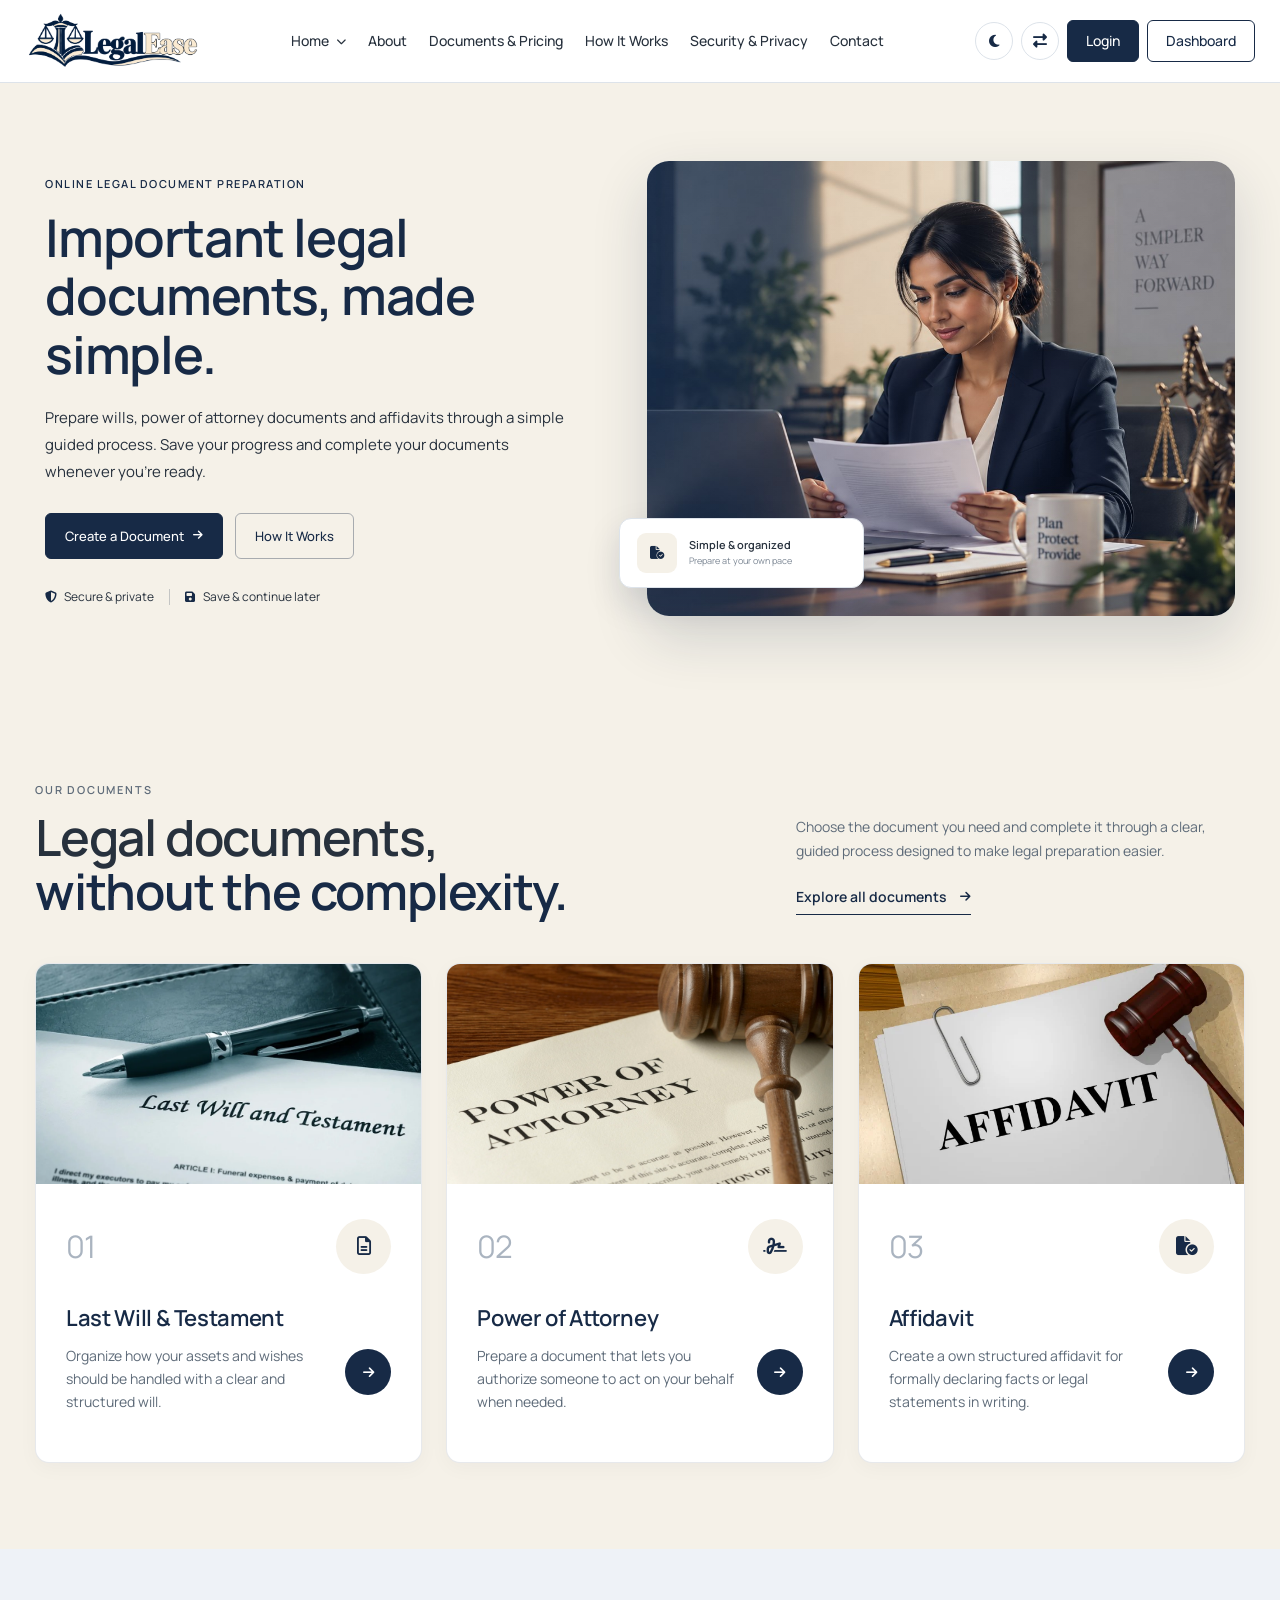
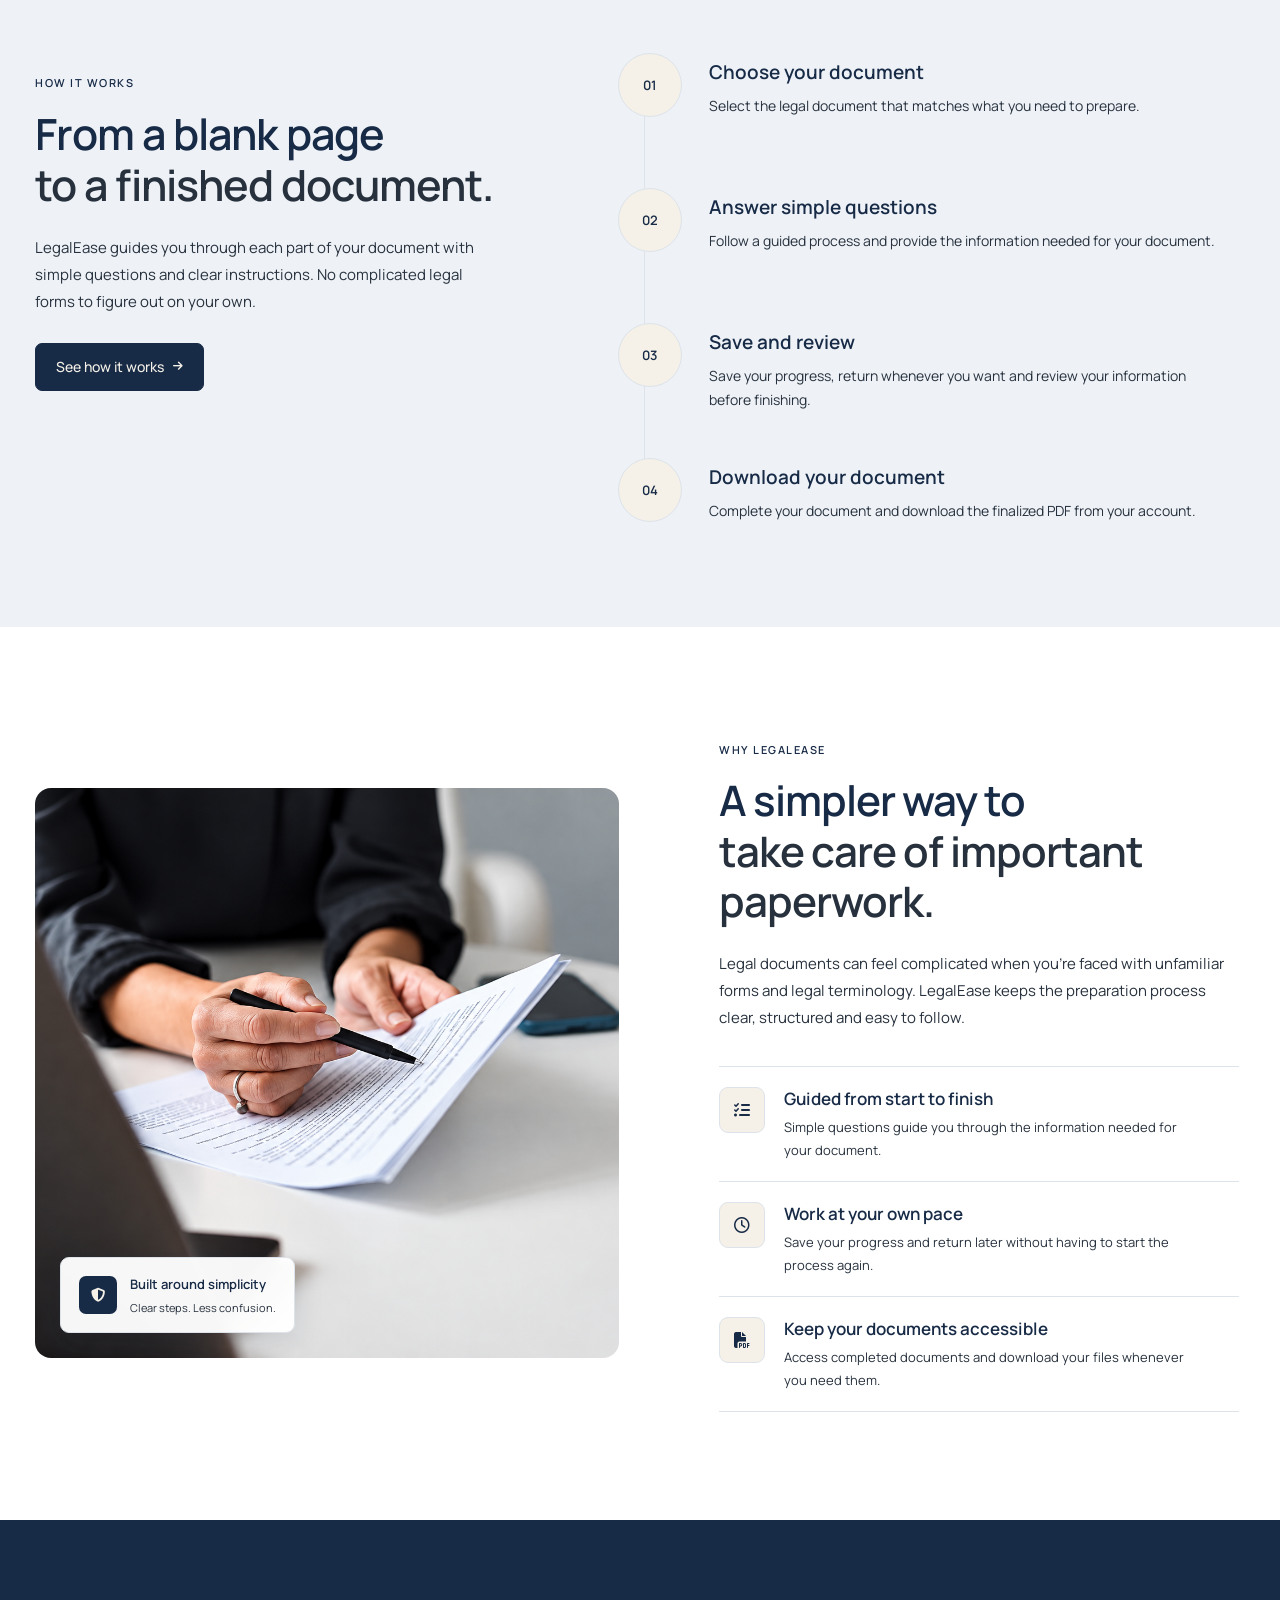
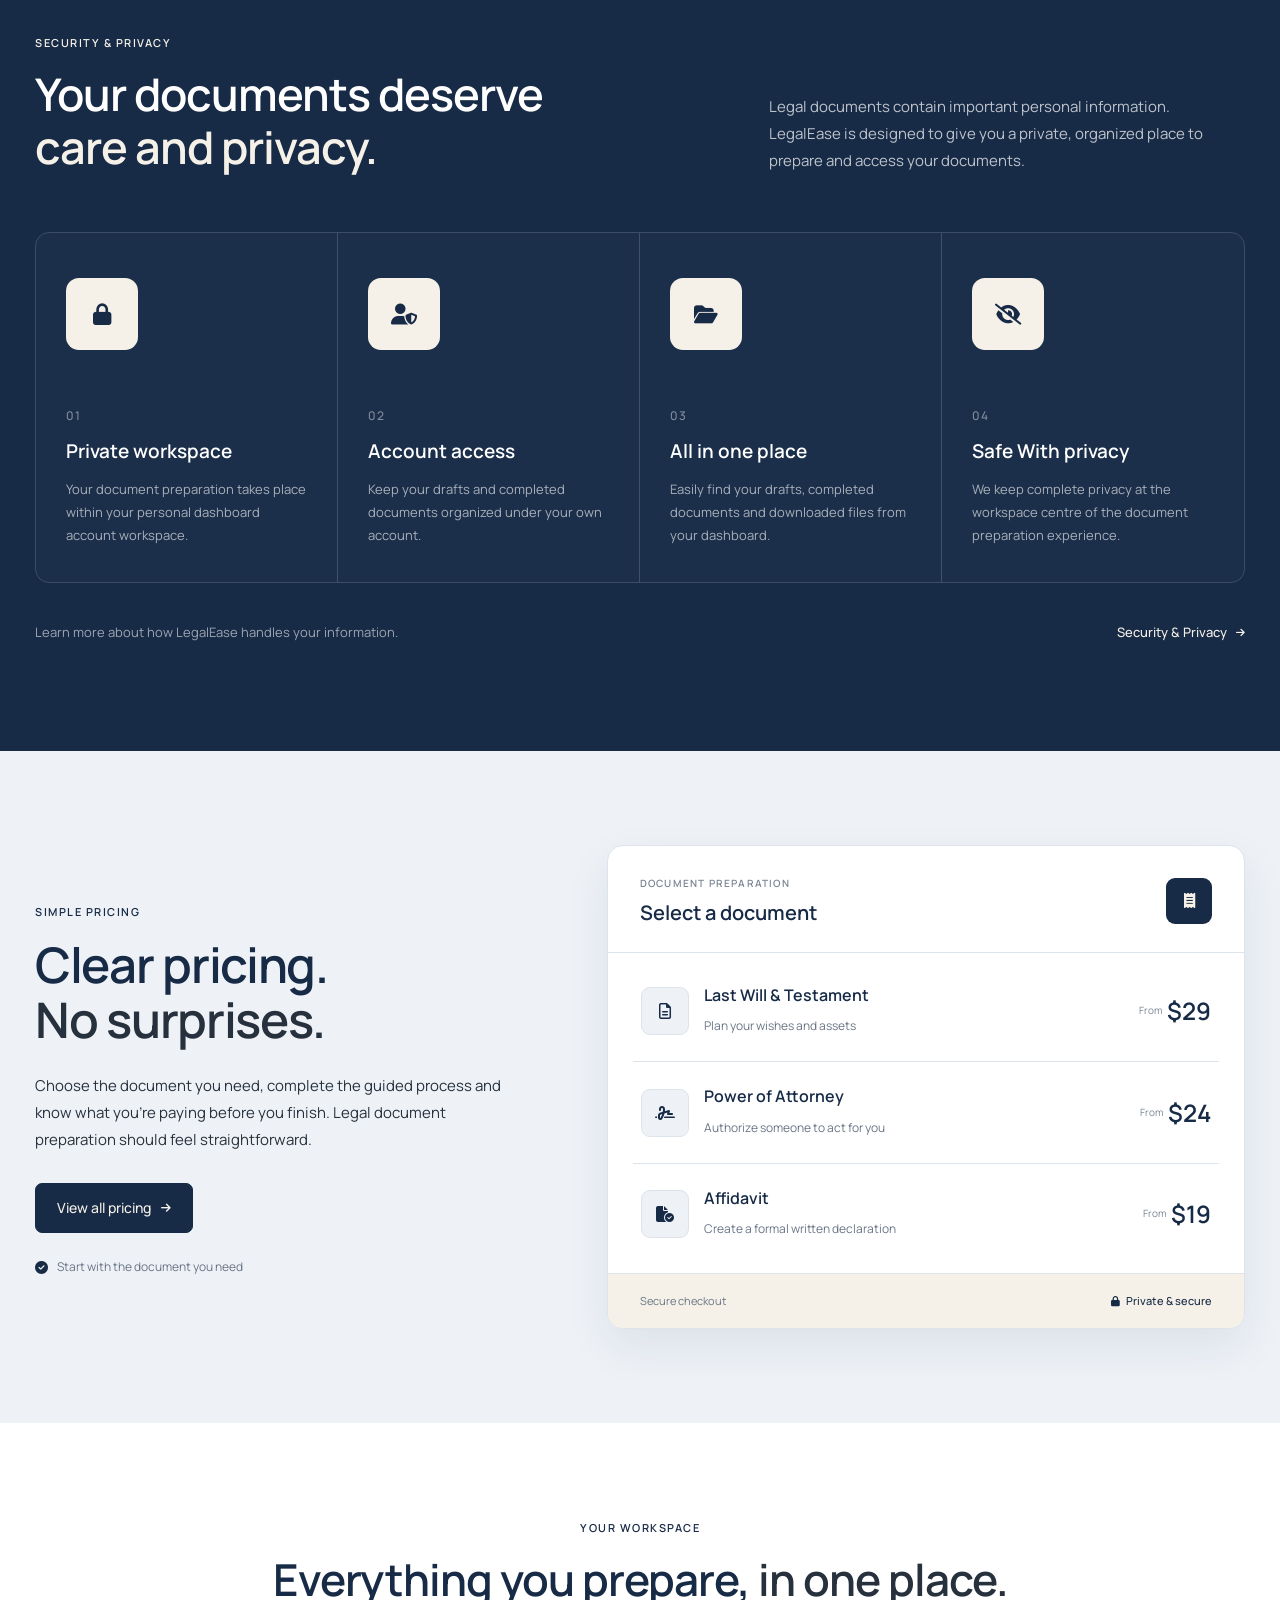
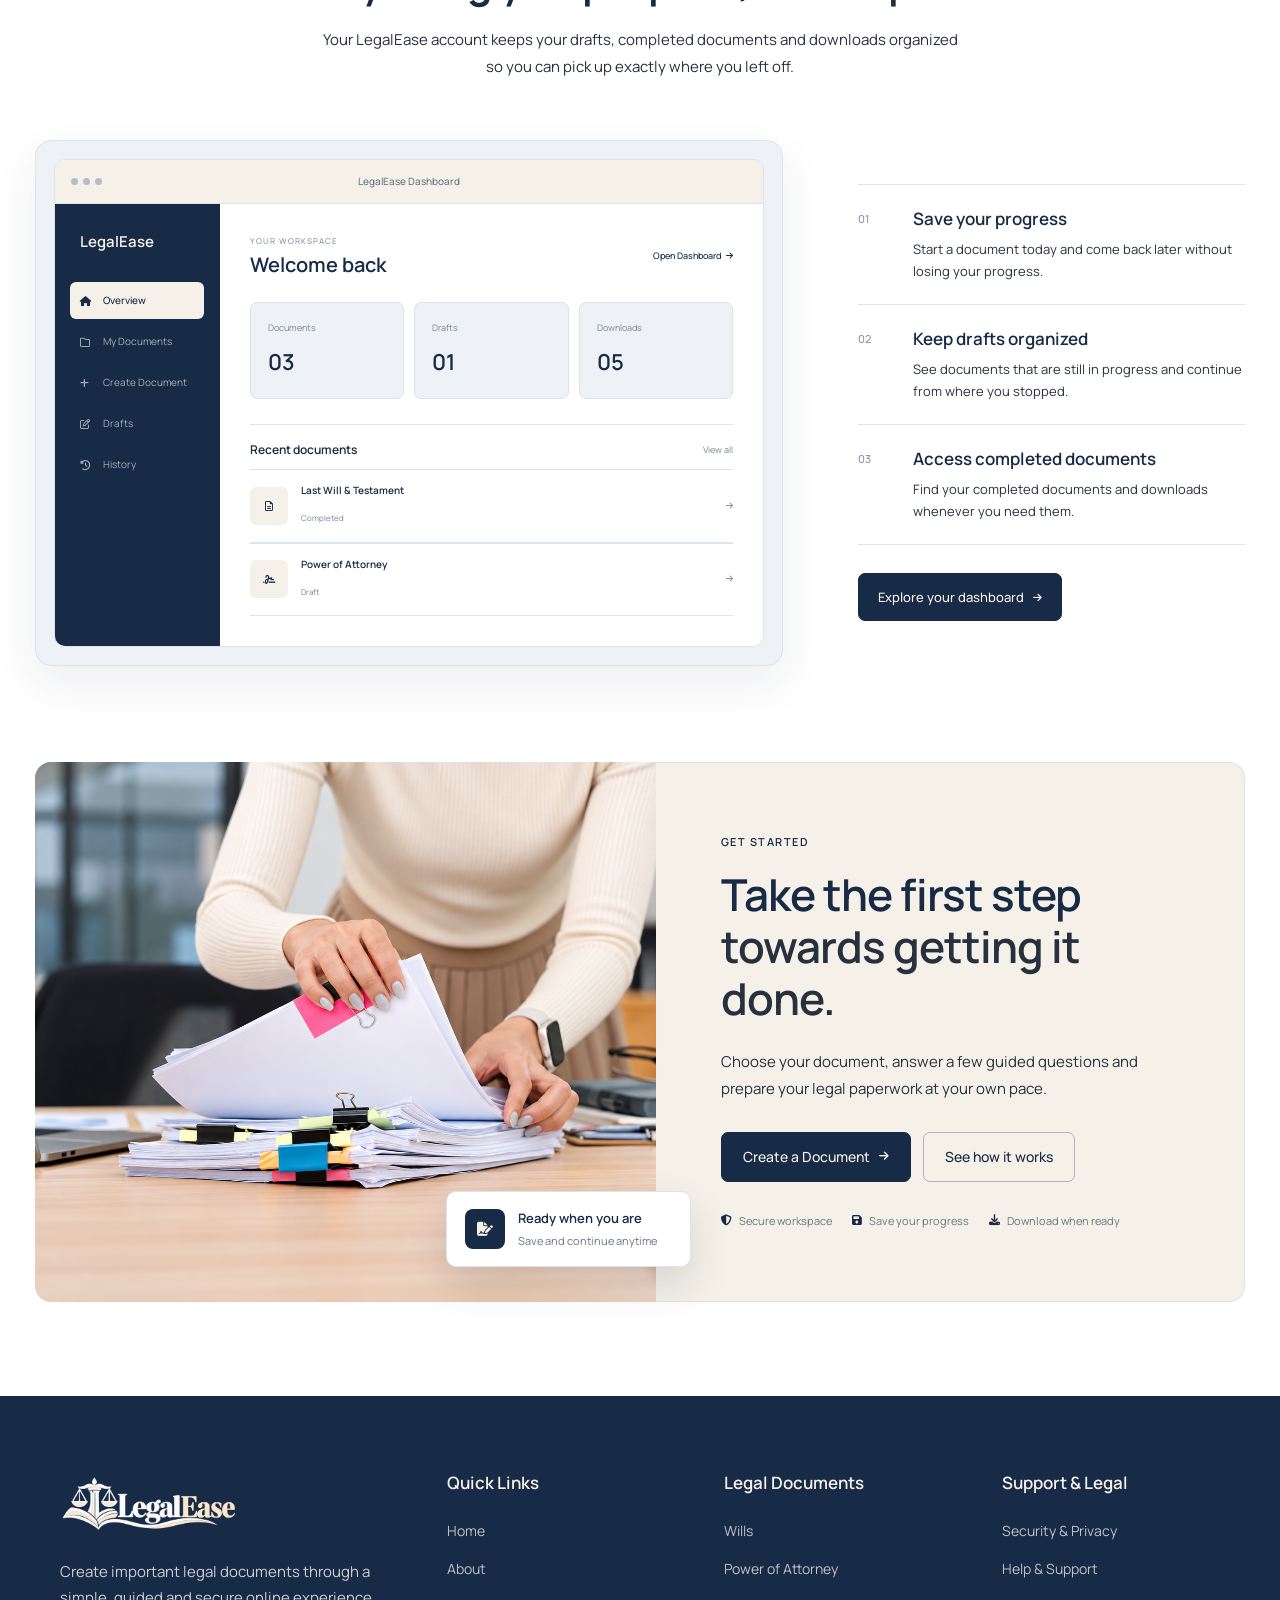
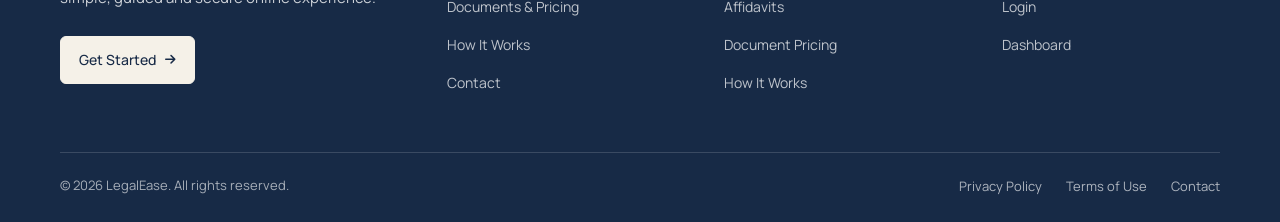
<file: index.html>
<!DOCTYPE html>
<html lang="en">

<head>
    <meta charset="UTF-8">

    <meta name="viewport" content="width=device-width, initial-scale=1.0">
    <link rel="icon" type="image/png" href="images/favicon.png">
    <meta name="description" content="LegalEase - Simple and secure online legal document preparation.">

    <title>LegalEase</title>

    <!-- Google Font - Manrope -->
    <link rel="preconnect" href="https://fonts.googleapis.com">
    <link rel="preconnect" href="https://fonts.gstatic.com" crossorigin>
    <link rel="stylesheet" href="https://cdnjs.cloudflare.com/ajax/libs/font-awesome/6.5.2/css/all.min.css">
    <link href="https://fonts.googleapis.com/css2?family=Manrope:wght@400;500;600&display=swap" rel="stylesheet">

    <!-- Main CSS -->
    <link rel="stylesheet" href="css/style.css">
</head>

<body>


    <!-- ==========================================
     LegalEase Header
     ========================================== -->

    <header class="legalease-header">

        <div class="legalease-header-container">


            <!-- ==========================================
             Logo
             ========================================== -->

            <a href="index.html" class="legalease-logo">

                <img src="images/logo.png" alt="LegalEase">

            </a>



            <!-- ==========================================
             Navigation Wrapper
             ========================================== -->

            <nav class="legalease-navigation" id="legalease-navigation" aria-label="Main Navigation">


                <!-- ==========================================
                 Main Menu
                 ========================================== -->

                <ul class="legalease-menu">


                    <!-- Home Dropdown -->
                    <li class="legalease-menu-item legalease-dropdown active">

                        <button type="button" class="legalease-menu-link legalease-dropdown-toggle">

                            <span>Home</span>

                            <i class="fa-solid fa-chevron-down"></i>

                        </button>


                        <ul class="legalease-dropdown-menu">

                            <li>
                                <a href="index.html" class="active">
                                    Home 1
                                </a>
                            </li>

                            <li>
                                <a href="home-2.html">
                                    Home 2
                                </a>
                            </li>

                        </ul>

                    </li>



                    <!-- About -->
                    <li class="legalease-menu-item">

                        <a href="about.html" class="legalease-menu-link">

                            About

                        </a>

                    </li>



                    <!-- Documents & Pricing -->
                    <li class="legalease-menu-item">

                        <a href="documents-pricing.html" class="legalease-menu-link">

                            Documents &amp; Pricing

                        </a>

                    </li>



                    <!-- How It Works -->
                    <li class="legalease-menu-item">

                        <a href="how-it-works.html" class="legalease-menu-link">

                            How It Works

                        </a>

                    </li>



                    <!-- Security & Privacy -->
                    <li class="legalease-menu-item">

                        <a href="security-privacy.html" class="legalease-menu-link">

                            Security &amp; Privacy

                        </a>

                    </li>



                    <!-- Contact -->
                    <li class="legalease-menu-item">

                        <a href="contact.html" class="legalease-menu-link">

                            Contact

                        </a>

                    </li>



                    <!-- ==========================================
                     Mobile Menu Actions
                     ========================================== -->

                    <li class="legalease-mobile-actions">


                        <!-- Dark Mode -->
                        <button type="button" class="legalease-action-btn" id="legalease-theme-toggle">

                            <span>
                                Dark Mode
                            </span>

                            <i class="fa-solid fa-moon"></i>

                        </button>



                        <!-- RTL Mode -->
                        <button type="button" class="legalease-action-btn" id="legalease-rtl-toggle">

                            <span>
                                RTL Mode
                            </span>

                            <i class="fa-solid fa-right-left"></i>

                        </button>



                        <!-- Login -->
                        <a href="login.html" class="legalease-login-btn">

                            Login

                        </a>



                        <!-- Dashboard -->
                        <a href="dashboard.html" class="legalease-dashboard-btn">

                            Dashboard

                        </a>


                    </li>

                </ul>

            </nav>



            <!-- ==========================================
             Desktop Header Actions
             ========================================== -->

            <div class="legalease-desktop-actions">


                <!-- Dark Mode -->
                <button type="button" class="legalease-header-toggle" id="legalease-theme-toggle-desktop"
                    aria-label="Toggle dark mode" title="Dark Mode">

                    <i class="fa-solid fa-moon"></i>

                </button>



                <!-- RTL Mode -->
                <button type="button" class="legalease-header-toggle" id="legalease-rtl-toggle-desktop"
                    aria-label="Toggle RTL mode" title="RTL Mode">

                    <i class="fa-solid fa-right-left"></i>

                </button>



                <!-- Login -->
                <a href="login.html" class="legalease-login-btn">

                    Login

                </a>



                <!-- Dashboard -->
                <a href="dashboard.html" class="legalease-dashboard-btn">

                    Dashboard

                </a>


            </div>



            <!-- ==========================================
             Mobile Menu Toggle
             ========================================== -->

            <button type="button" class="legalease-mobile-toggle" id="legalease-mobile-toggle" aria-label="Open menu"
                aria-expanded="false">

                <span></span>
                <span></span>
                <span></span>

            </button>


        </div>

    </header>

    <!-- ==========================================
     LegalEase Home 1 Hero
     ========================================== -->

    <section class="legalease-hero">

        <div class="legalease-hero-container">

            <!-- Left Content -->
            <div class="legalease-hero-content">

                <span class="legalease-hero-label">
                    ONLINE LEGAL DOCUMENT PREPARATION
                </span>

                <h1 class="legalease-hero-title">
                    Important legal
                    <span>documents, made simple.</span>
                </h1>

                <p class="legalease-hero-description">
                    Prepare wills, power of attorney documents and
                    affidavits through a simple guided process.
                    Save your progress and complete your documents
                    whenever you're ready.
                </p>

                <div class="legalease-hero-buttons">

                    <a href="documents-pricing.html" class="legalease-hero-primary-btn">

                        Create a Document

                        <i class="fa-solid fa-arrow-right"></i>

                    </a>

                    <a href="how-it-works.html" class="legalease-hero-secondary-btn">

                        How It Works

                    </a>

                </div>

                <div class="legalease-hero-trust">

                    <div class="legalease-trust-item">

                        <i class="fa-solid fa-shield-halved"></i>

                        <span>
                            Secure &amp; private
                        </span>

                    </div>

                    <div class="legalease-trust-divider"></div>

                    <div class="legalease-trust-item">

                        <i class="fa-solid fa-floppy-disk"></i>

                        <span>
                            Save &amp; continue later
                        </span>

                    </div>

                </div>

            </div>


            <!-- Right Image -->
            <div class="legalease-hero-image-wrap">

                <div class="legalease-hero-image">

                    <img src="images/legal-hero.jpg" alt="LegalEase legal document preparation">

                </div>

                <div class="legalease-hero-image-card">

                    <div class="legalease-hero-image-card-icon">
                        <i class="fa-solid fa-file-circle-check"></i>
                    </div>

                    <div>
                        <strong>
                            Simple &amp; organized
                        </strong>

                        <span>
                            Prepare at your own pace
                        </span>
                    </div>

                </div>

            </div>

        </div>

    </section>

    <!-- ==========================================
     LegalEase Home 1 - Section 2
     Document Types
     ========================================== -->

    <section class="legalease-documents-section">

        <div class="legalease-documents-container">

            <!-- Section Heading -->
            <div class="legalease-documents-heading">

                <div class="legalease-documents-heading-left">

                    <span class="legalease-documents-label">
                        OUR DOCUMENTS
                    </span>

                    <h2 class="legalease-documents-title">
                        Legal documents,
                        <span>without the complexity.</span>
                    </h2>

                </div>

                <div class="legalease-documents-heading-right">

                    <p class="legalease-documents-intro">
                        Choose the document you need and complete it through
                        a clear, guided process designed to make legal
                        preparation easier.
                    </p>

                    <a href="documents-pricing.html" class="legalease-documents-link">

                        Explore all documents

                        <i class="fa-solid fa-arrow-right"></i>

                    </a>

                </div>

            </div>


            <!-- Document Cards -->
            <div class="legalease-document-list">


                <!-- ==========================================
                 Document 01 - Will
                 ========================================== -->

                <a href="documents-pricing.html" class="legalease-document-card">

                    <div class="legalease-document-image-wrap">

                        <img src="images/legal-will.jpg" alt="Last Will and Testament" class="legalease-document-image">

                    </div>

                    <div class="legalease-document-card-content">

                        <div class="legalease-document-top">

                            <div class="legalease-document-number">
                                01
                            </div>

                            <div class="legalease-document-icon">
                                <i class="fa-regular fa-file-lines"></i>
                            </div>

                        </div>

                        <div class="legalease-document-content">

                            <h3>
                                Last Will &amp; Testament
                            </h3>

                            <p>
                                Organize how your assets and wishes
                                should be handled with a clear and
                                structured will.
                            </p>

                        </div>

                        <div class="legalease-document-arrow">
                            <i class="fa-solid fa-arrow-right"></i>
                        </div>

                    </div>

                </a>


                <!-- ==========================================
                 Document 02 - Power of Attorney
                 ========================================== -->

                <a href="documents-pricing.html" class="legalease-document-card">

                    <div class="legalease-document-image-wrap">

                        <img src="images/legal-power-attorney.jpg" alt="Power of Attorney"
                            class="legalease-document-image">

                    </div>

                    <div class="legalease-document-card-content">

                        <div class="legalease-document-top">

                            <div class="legalease-document-number">
                                02
                            </div>

                            <div class="legalease-document-icon">
                                <i class="fa-solid fa-signature"></i>
                            </div>

                        </div>

                        <div class="legalease-document-content">

                            <h3>
                                Power of Attorney
                            </h3>

                            <p>
                                Prepare a document that lets you
                                authorize someone to act on your
                                behalf when needed.
                            </p>

                        </div>

                        <div class="legalease-document-arrow">
                            <i class="fa-solid fa-arrow-right"></i>
                        </div>

                    </div>

                </a>


                <!-- ==========================================
                 Document 03 - Affidavit
                 ========================================== -->

                <a href="documents-pricing.html" class="legalease-document-card">

                    <div class="legalease-document-image-wrap">

                        <img src="images/legal-affidavit.jpg" alt="Affidavit" class="legalease-document-image">

                    </div>

                    <div class="legalease-document-card-content">

                        <div class="legalease-document-top">

                            <div class="legalease-document-number">
                                03
                            </div>

                            <div class="legalease-document-icon">
                                <i class="fa-solid fa-file-circle-check"></i>
                            </div>

                        </div>

                        <div class="legalease-document-content">

                            <h3>
                                Affidavit
                            </h3>

                            <p>
                                Create a own structured affidavit for
                                formally declaring facts or legal statements
                                in writing.
                            </p>

                        </div>

                        <div class="legalease-document-arrow">
                            <i class="fa-solid fa-arrow-right"></i>
                        </div>

                    </div>

                </a>

            </div>

        </div>

    </section>

    <!-- ==========================================
     LegalEase Home 1 - Section 3
     How It Works
     ========================================== -->

    <section class="legalease-process-section">

        <div class="legalease-process-container">

            <!-- Left Content -->
            <div class="legalease-process-intro">

                <span class="legalease-process-label">
                    HOW IT WORKS
                </span>

                <h2 class="legalease-process-title">
                    From a blank page
                    <span>to a finished document.</span>
                </h2>

                <p class="legalease-process-description">
                    LegalEase guides you through each part of your
                    document with simple questions and clear
                    instructions. No complicated legal forms to figure out
                    on your own.
                </p>

                <a href="how-it-works.html" class="legalease-process-button">

                    See how it works

                    <i class="fa-solid fa-arrow-right"></i>

                </a>

            </div>


            <!-- Right Process -->
            <div class="legalease-process-steps">


                <!-- Step 01 -->
                <div class="legalease-process-step">

                    <div class="legalease-process-step-number">
                        01
                    </div>

                    <div class="legalease-process-step-content">

                        <h3>
                            Choose your document
                        </h3>

                        <p>
                            Select the legal document that matches
                            what you need to prepare.
                        </p>

                    </div>

                </div>


                <!-- Step 02 -->
                <div class="legalease-process-step">

                    <div class="legalease-process-step-number">
                        02
                    </div>

                    <div class="legalease-process-step-content">

                        <h3>
                            Answer simple questions
                        </h3>

                        <p>
                            Follow a guided process and provide the
                            information needed for your document.
                        </p>

                    </div>

                </div>


                <!-- Step 03 -->
                <div class="legalease-process-step">

                    <div class="legalease-process-step-number">
                        03
                    </div>

                    <div class="legalease-process-step-content">

                        <h3>
                            Save and review
                        </h3>

                        <p>
                            Save your progress, return whenever you
                            want and review your information before finishing.
                        </p>

                    </div>

                </div>


                <!-- Step 04 -->
                <div class="legalease-process-step">

                    <div class="legalease-process-step-number">
                        04
                    </div>

                    <div class="legalease-process-step-content">

                        <h3>
                            Download your document
                        </h3>

                        <p>
                            Complete your document and download the
                            finalized PDF from your account.
                        </p>

                    </div>

                </div>


            </div>

        </div>

    </section>

    <!-- ==========================================
     LegalEase Home 1 - Section 4
     Why LegalEase
     ========================================== -->

    <section class="legalease-benefits-section">

        <div class="legalease-benefits-container">

            <!-- Image Side -->
            <div class="legalease-benefits-image-wrap">

                <img src="images/legal-benefits.jpg" alt="Professional reviewing legal documents"
                    class="legalease-benefits-image">

                <div class="legalease-benefits-image-note">

                    <i class="fa-solid fa-shield-halved"></i>

                    <div>
                        <strong>
                            Built around simplicity
                        </strong>

                        <span>
                            Clear steps. Less confusion.
                        </span>
                    </div>

                </div>

            </div>


            <!-- Content Side -->
            <div class="legalease-benefits-content">

                <span class="legalease-benefits-label">
                    WHY LEGALEASE
                </span>

                <h2 class="legalease-benefits-title">
                    A simpler way to
                    <span>take care of important paperwork.</span>
                </h2>

                <p class="legalease-benefits-description">
                    Legal documents can feel complicated when you're
                    faced with unfamiliar forms and legal terminology.
                    LegalEase keeps the preparation process clear,
                    structured and easy to follow.
                </p>


                <!-- Benefit 01 -->
                <div class="legalease-benefit-item">

                    <div class="legalease-benefit-icon">
                        <i class="fa-solid fa-list-check"></i>
                    </div>

                    <div class="legalease-benefit-text">

                        <h3>
                            Guided from start to finish
                        </h3>

                        <p>
                            Simple questions guide you through the
                            information needed for your document.
                        </p>

                    </div>

                </div>


                <!-- Benefit 02 -->
                <div class="legalease-benefit-item">

                    <div class="legalease-benefit-icon">
                        <i class="fa-regular fa-clock"></i>
                    </div>

                    <div class="legalease-benefit-text">

                        <h3>
                            Work at your own pace
                        </h3>

                        <p>
                            Save your progress and return later without
                            having to start the process again.
                        </p>

                    </div>

                </div>


                <!-- Benefit 03 -->
                <div class="legalease-benefit-item">

                    <div class="legalease-benefit-icon">
                        <i class="fa-solid fa-file-pdf"></i>
                    </div>

                    <div class="legalease-benefit-text">

                        <h3>
                            Keep your documents accessible
                        </h3>

                        <p>
                            Access completed documents and download
                            your files whenever you need them.
                        </p>

                    </div>

                </div>

            </div>

        </div>

    </section>

    <!-- ==========================================
     LegalEase Home 1 - Section 5
     Security & Privacy
     ========================================== -->

    <section class="legalease-security-section">

        <div class="legalease-security-container">

            <!-- Top Heading -->
            <div class="legalease-security-heading">

                <div class="legalease-security-heading-left">

                    <span class="legalease-security-label">
                        SECURITY &amp; PRIVACY
                    </span>

                    <h2 class="legalease-security-title">
                        Your documents deserve
                        <span>care and privacy.</span>
                    </h2>

                </div>

                <p class="legalease-security-intro">
                    Legal documents contain important personal information.
                    LegalEase is designed to give you a private,
                    organized place to prepare and access your documents.
                </p>

            </div>


            <!-- Security Features -->
            <div class="legalease-security-grid">


                <!-- Feature 01 -->
                <div class="legalease-security-item">

                    <div class="legalease-security-icon">
                        <i class="fa-solid fa-lock"></i>
                    </div>

                    <span class="legalease-security-number">
                        01
                    </span>

                    <h3>
                        Private workspace
                    </h3>

                    <p>
                        Your document preparation takes place within
                        your personal dashboard account workspace.
                    </p>

                </div>


                <!-- Feature 02 -->
                <div class="legalease-security-item">

                    <div class="legalease-security-icon">
                        <i class="fa-solid fa-user-shield"></i>
                    </div>

                    <span class="legalease-security-number">
                        02
                    </span>

                    <h3>
                        Account access
                    </h3>

                    <p>
                        Keep your drafts and completed documents
                        organized under your own account.
                    </p>

                </div>


                <!-- Feature 03 -->
                <div class="legalease-security-item">

                    <div class="legalease-security-icon">
                        <i class="fa-solid fa-folder-open"></i>
                    </div>

                    <span class="legalease-security-number">
                        03
                    </span>

                    <h3>
                        All in one place
                    </h3>

                    <p>
                        Easily find your drafts, completed documents
                        and downloaded files from your dashboard.
                    </p>

                </div>


                <!-- Feature 04 -->
                <div class="legalease-security-item">

                    <div class="legalease-security-icon">
                        <i class="fa-solid fa-eye-slash"></i>
                    </div>

                    <span class="legalease-security-number">
                        04
                    </span>

                    <h3>
                        Safe With privacy
                    </h3>

                    <p>
                        We keep complete privacy at the workspace centre of the document
                        preparation experience.
                    </p>

                </div>

            </div>


            <!-- Bottom Link -->
            <div class="legalease-security-footer">

                <span>
                    Learn more about how LegalEase handles your information.
                </span>

                <a href="security-privacy.html">

                    Security &amp; Privacy

                    <i class="fa-solid fa-arrow-right"></i>

                </a>

            </div>

        </div>

    </section>

    <!-- ==========================================
     LegalEase Home 1 - Section 6
     Simple Pricing
     ========================================== -->

    <section class="legalease-pricing-section">

        <div class="legalease-pricing-container">

            <!-- Left Content -->
            <div class="legalease-pricing-content">

                <span class="legalease-pricing-label">
                    SIMPLE PRICING
                </span>

                <h2 class="legalease-pricing-title">
                    Clear pricing.
                    <span>No surprises.</span>
                </h2>

                <p class="legalease-pricing-description">
                    Choose the document you need, complete the guided
                    process and know what you're paying before you finish.
                    Legal document preparation should feel straightforward.
                </p>

                <a href="documents-pricing.html" class="legalease-pricing-button">

                    View all pricing

                    <i class="fa-solid fa-arrow-right"></i>

                </a>


                <div class="legalease-pricing-note">

                    <i class="fa-solid fa-circle-check"></i>

                    <span>
                        Start with the document you need
                    </span>

                </div>

            </div>


            <!-- Pricing Panel -->
            <div class="legalease-pricing-panel">

                <!-- Panel Header -->
                <div class="legalease-pricing-panel-header">

                    <div>

                        <span>
                            DOCUMENT PREPARATION
                        </span>

                        <h3>
                            Select a document
                        </h3>

                    </div>

                    <i class="fa-solid fa-receipt"></i>

                </div>


                <!-- Pricing Options -->
                <div class="legalease-pricing-options">


                    <!-- Will -->
                    <a href="documents-pricing.html" class="legalease-pricing-option">

                        <div class="legalease-pricing-option-info">

                            <div class="legalease-pricing-option-icon">
                                <i class="fa-regular fa-file-lines"></i>
                            </div>

                            <div>

                                <h4>
                                    Last Will &amp; Testament
                                </h4>

                                <span>
                                    Plan your wishes and assets
                                </span>

                            </div>

                        </div>

                        <div class="legalease-pricing-option-price">

                            <small>
                                From
                            </small>

                            <strong>
                                $29
                            </strong>

                        </div>

                    </a>


                    <!-- Power of Attorney -->
                    <a href="documents-pricing.html" class="legalease-pricing-option">

                        <div class="legalease-pricing-option-info">

                            <div class="legalease-pricing-option-icon">
                                <i class="fa-solid fa-signature"></i>
                            </div>

                            <div>

                                <h4>
                                    Power of Attorney
                                </h4>

                                <span>
                                    Authorize someone to act for you
                                </span>

                            </div>

                        </div>

                        <div class="legalease-pricing-option-price">

                            <small>
                                From
                            </small>

                            <strong>
                                $24
                            </strong>

                        </div>

                    </a>


                    <!-- Affidavit -->
                    <a href="documents-pricing.html" class="legalease-pricing-option">

                        <div class="legalease-pricing-option-info">

                            <div class="legalease-pricing-option-icon">
                                <i class="fa-solid fa-file-circle-check"></i>
                            </div>

                            <div>

                                <h4>
                                    Affidavit
                                </h4>

                                <span>
                                    Create a formal written declaration
                                </span>

                            </div>

                        </div>

                        <div class="legalease-pricing-option-price">

                            <small>
                                From
                            </small>

                            <strong>
                                $19
                            </strong>

                        </div>

                    </a>

                </div>


                <!-- Panel Footer -->
                <div class="legalease-pricing-panel-footer">

                    <span>
                        Secure checkout
                    </span>

                    <span>
                        <i class="fa-solid fa-lock"></i>
                        Private &amp; secure
                    </span>

                </div>

            </div>

        </div>

    </section>

    <!-- ==========================================
     LegalEase Home 1 - Section 7
     Your LegalEase Workspace
     ========================================== -->

    <section class="legalease-workspace-section">

        <div class="legalease-workspace-container">

            <!-- Section Heading -->
            <div class="legalease-workspace-heading">

                <span class="legalease-workspace-label">
                    YOUR WORKSPACE
                </span>

                <h2 class="legalease-workspace-title">
                    Everything you prepare,
                    <span>in one place.</span>
                </h2>

                <p class="legalease-workspace-intro">
                    Your LegalEase account keeps your drafts, completed
                    documents and downloads organized so you can pick
                    up exactly where you left off.
                </p>

            </div>


            <!-- Workspace Layout -->
            <div class="legalease-workspace-layout">

                <!-- Dashboard Preview -->
                <div class="legalease-workspace-preview">

                    <div class="legalease-workspace-browser">

                        <!-- Browser Top -->
                        <div class="legalease-workspace-browser-top">

                            <div class="legalease-workspace-dots">

                                <span></span>
                                <span></span>
                                <span></span>

                            </div>

                            <div class="legalease-workspace-browser-title">
                                LegalEase Dashboard
                            </div>

                        </div>


                        <!-- Dashboard -->
                        <div class="legalease-workspace-dashboard">

                            <!-- Sidebar -->
                            <aside class="legalease-workspace-sidebar">

                                <div class="legalease-workspace-sidebar-brand">
                                    LegalEase
                                </div>

                                <div class="legalease-workspace-side-item active">
                                    <i class="fa-solid fa-house"></i>
                                    Overview
                                </div>

                                <div class="legalease-workspace-side-item">
                                    <i class="fa-regular fa-folder"></i>
                                    My Documents
                                </div>

                                <div class="legalease-workspace-side-item">
                                    <i class="fa-solid fa-plus"></i>
                                    Create Document
                                </div>

                                <div class="legalease-workspace-side-item">
                                    <i class="fa-regular fa-pen-to-square"></i>
                                    Drafts
                                </div>

                                <div class="legalease-workspace-side-item">
                                    <i class="fa-solid fa-clock-rotate-left"></i>
                                    History
                                </div>

                            </aside>


                            <!-- Main Dashboard -->
                            <div class="legalease-workspace-main">

                                <div class="legalease-workspace-main-top">

                                    <div>

                                        <span>
                                            YOUR WORKSPACE
                                        </span>

                                        <h3>
                                            Welcome back
                                        </h3>

                                    </div>

                                    <a href="dashboard.html">
                                        Open Dashboard
                                        <i class="fa-solid fa-arrow-right"></i>
                                    </a>

                                </div>


                                <!-- Dashboard Stats -->
                                <div class="legalease-workspace-stats">

                                    <div class="legalease-workspace-stat">

                                        <span>
                                            Documents
                                        </span>

                                        <strong>
                                            03
                                        </strong>

                                    </div>

                                    <div class="legalease-workspace-stat">

                                        <span>
                                            Drafts
                                        </span>

                                        <strong>
                                            01
                                        </strong>

                                    </div>

                                    <div class="legalease-workspace-stat">

                                        <span>
                                            Downloads
                                        </span>

                                        <strong>
                                            05
                                        </strong>

                                    </div>

                                </div>


                                <!-- Recent Documents -->
                                <div class="legalease-workspace-recent">

                                    <div class="legalease-workspace-recent-heading">

                                        <h4>
                                            Recent documents
                                        </h4>

                                        <span>
                                            View all
                                        </span>

                                    </div>


                                    <div class="legalease-workspace-document">

                                        <div class="legalease-workspace-document-icon">
                                            <i class="fa-regular fa-file-lines"></i>
                                        </div>

                                        <div>
                                            <strong>
                                                Last Will &amp; Testament
                                            </strong>

                                            <span>
                                                Completed
                                            </span>
                                        </div>

                                        <i class="fa-solid fa-arrow-right"></i>

                                    </div>


                                    <div class="legalease-workspace-document">

                                        <div class="legalease-workspace-document-icon">
                                            <i class="fa-solid fa-signature"></i>
                                        </div>

                                        <div>
                                            <strong>
                                                Power of Attorney
                                            </strong>

                                            <span>
                                                Draft
                                            </span>
                                        </div>

                                        <i class="fa-solid fa-arrow-right"></i>

                                    </div>

                                </div>

                            </div>

                        </div>

                    </div>

                </div>


                <!-- Right Content -->
                <div class="legalease-workspace-features">

                    <div class="legalease-workspace-feature">

                        <span class="legalease-workspace-feature-number">
                            01
                        </span>

                        <div>

                            <h3>
                                Save your progress
                            </h3>

                            <p>
                                Start a document today and come back
                                later without losing your progress.
                            </p>

                        </div>

                    </div>


                    <div class="legalease-workspace-feature">

                        <span class="legalease-workspace-feature-number">
                            02
                        </span>

                        <div>

                            <h3>
                                Keep drafts organized
                            </h3>

                            <p>
                                See documents that are still in progress
                                and continue from where you stopped.
                            </p>

                        </div>

                    </div>


                    <div class="legalease-workspace-feature">

                        <span class="legalease-workspace-feature-number">
                            03
                        </span>

                        <div>

                            <h3>
                                Access completed documents
                            </h3>

                            <p>
                                Find your completed documents and
                                downloads whenever you need them.
                            </p>

                        </div>

                    </div>


                    <a href="dashboard.html" class="legalease-workspace-button">

                        Explore your dashboard

                        <i class="fa-solid fa-arrow-right"></i>

                    </a>

                </div>

            </div>

        </div>

    </section>

    <!-- ==========================================
     LegalEase Home 1 - Section 7
     Final CTA
     ========================================== -->

    <section class="legalease-final-section">

        <div class="legalease-final-container">

            <!-- Image Area -->
            <div class="legalease-final-image-wrap">

                <img src="images/legal-final-cta.jpg" alt="Person preparing important legal documents"
                    class="legalease-final-image">


                <!-- Floating Document Badge -->
                <div class="legalease-final-badge">

                    <div class="legalease-final-badge-icon">
                        <i class="fa-solid fa-file-signature"></i>
                    </div>

                    <div>

                        <strong>
                            Ready when you are
                        </strong>

                        <span>
                            Save and continue anytime
                        </span>

                    </div>

                </div>

            </div>


            <!-- CTA Content -->
            <div class="legalease-final-content">

                <span class="legalease-final-label">
                    GET STARTED
                </span>

                <h2 class="legalease-final-title">
                    Take the first step
                    <span>towards getting it done.</span>
                </h2>

                <p class="legalease-final-description">
                    Choose your document, answer a few guided questions
                    and prepare your legal paperwork at your own pace.
                </p>


                <div class="legalease-final-actions">

                    <a href="documents-pricing.html" class="legalease-final-primary">

                        Create a Document

                        <i class="fa-solid fa-arrow-right"></i>

                    </a>

                    <a href="how-it-works.html" class="legalease-final-secondary">

                        See how it works

                    </a>

                </div>


                <div class="legalease-final-trust">

                    <div>
                        <i class="fa-solid fa-shield-halved"></i>
                        Secure workspace
                    </div>

                    <div>
                        <i class="fa-solid fa-floppy-disk"></i>
                        Save your progress
                    </div>

                    <div>
                        <i class="fa-solid fa-download"></i>
                        Download when ready
                    </div>

                </div>

            </div>

        </div>

    </section>

    <!-- ==========================================
     LegalEase Footer
     ========================================== -->

    <footer class="legalease-footer">

        <div class="legalease-footer-container">


            <!-- ==========================================
             Footer Main
             ========================================== -->

            <div class="legalease-footer-main">


                <!-- Brand -->
                <div class="legalease-footer-brand">

                    <a href="index.html" class="legalease-footer-logo">

                        <img src="images/logo-light.png" alt="LegalEase">

                    </a>

                    <p class="legalease-footer-description">
                        Create important legal documents through a
                        simple, guided and secure online experience.
                    </p>

                    <a href="documents-pricing.html" class="legalease-footer-cta">

                        Get Started
                        <i class="fa-solid fa-arrow-right"></i>

                    </a>

                </div>



                <!-- Quick Links -->
                <div class="legalease-footer-column">

                    <h3 class="legalease-footer-title">
                        Quick Links
                    </h3>

                    <ul class="legalease-footer-links">

                        <li>
                            <a href="index.html">
                                Home
                            </a>
                        </li>

                        <li>
                            <a href="about.html">
                                About
                            </a>
                        </li>

                        <li>
                            <a href="documents-pricing.html">
                                Documents &amp; Pricing
                            </a>
                        </li>

                        <li>
                            <a href="how-it-works.html">
                                How It Works
                            </a>
                        </li>

                        <li>
                            <a href="contact.html">
                                Contact
                            </a>
                        </li>

                    </ul>

                </div>



                <!-- Legal Documents -->
                <div class="legalease-footer-column">

                    <h3 class="legalease-footer-title">
                        Legal Documents
                    </h3>

                    <ul class="legalease-footer-links">

                        <li>
                            <a href="documents-pricing.html">
                                Wills
                            </a>
                        </li>

                        <li>
                            <a href="documents-pricing.html">
                                Power of Attorney
                            </a>
                        </li>

                        <li>
                            <a href="documents-pricing.html">
                                Affidavits
                            </a>
                        </li>

                        <li>
                            <a href="documents-pricing.html">
                                Document Pricing
                            </a>
                        </li>

                        <li>
                            <a href="how-it-works.html">
                                How It Works
                            </a>
                        </li>

                    </ul>

                </div>



                <!-- Support & Legal -->
                <div class="legalease-footer-column">

                    <h3 class="legalease-footer-title">
                        Support &amp; Legal
                    </h3>

                    <ul class="legalease-footer-links">

                        <li>
                            <a href="security-privacy.html">
                                Security &amp; Privacy
                            </a>
                        </li>

                        <li>
                            <a href="contact.html">
                                Help &amp; Support
                            </a>
                        </li>

                        <li>
                            <a href="login.html">
                                Login
                            </a>
                        </li>

                        <li>
                            <a href="dashboard.html">
                                Dashboard
                            </a>
                        </li>

                    </ul>

                </div>


            </div>



            <!-- ==========================================
             Footer Bottom
             ========================================== -->

            <div class="legalease-footer-bottom">


                <p class="legalease-copyright">
                    © 2026 LegalEase. All rights reserved.
                </p>


                <div class="legalease-footer-bottom-links">

                    <a href="security-privacy.html">
                        Privacy Policy
                    </a>

                    <a href="#">
                        Terms of Use
                    </a>

                    <a href="contact.html">
                        Contact
                    </a>

                </div>


            </div>

        </div>

    </footer>

    <!-- Scroll To Top -->
    <button type="button" class="legalease-scroll-top" id="legalease-scroll-top" aria-label="Scroll to top">
        <i class="fa-solid fa-arrow-up"></i>
    </button>

    <!-- ==========================================
     JavaScript
     ========================================== -->

    <script src="js/main.js"></script>

</body>

</html>
</file>
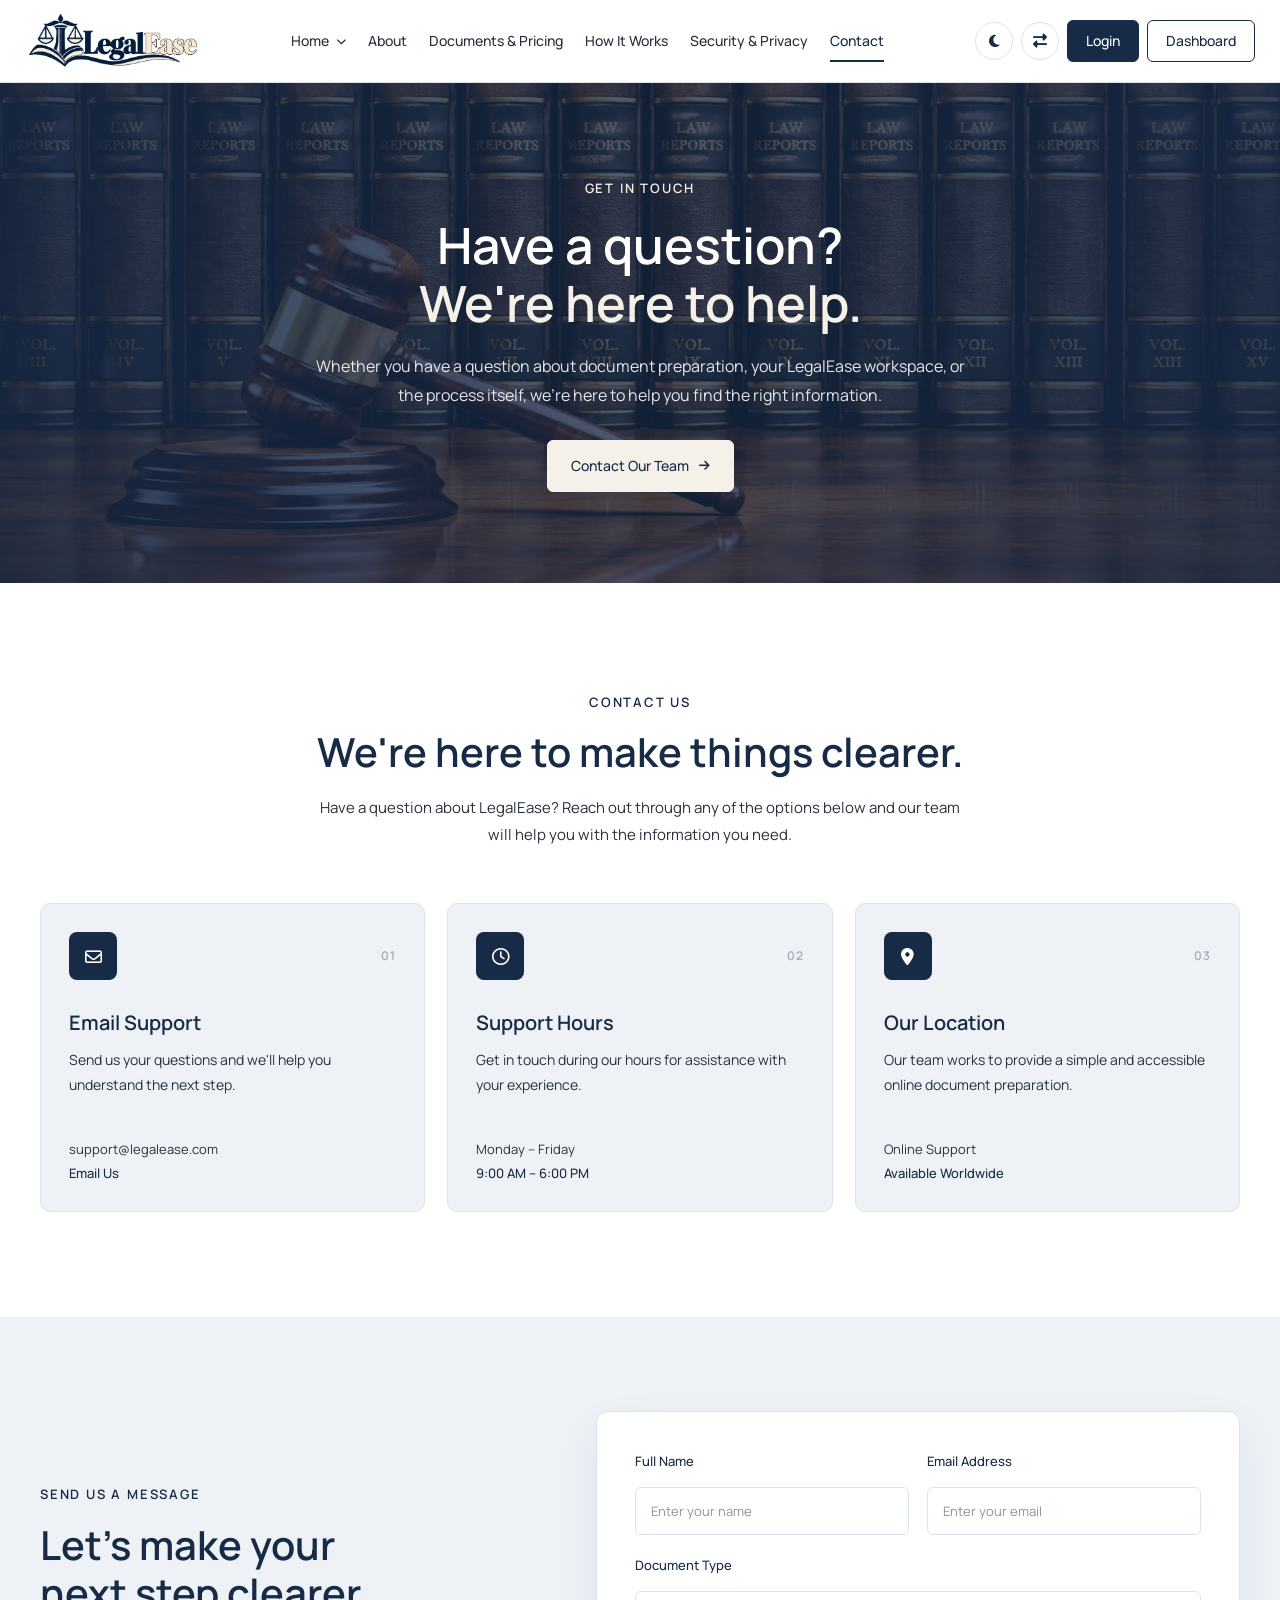
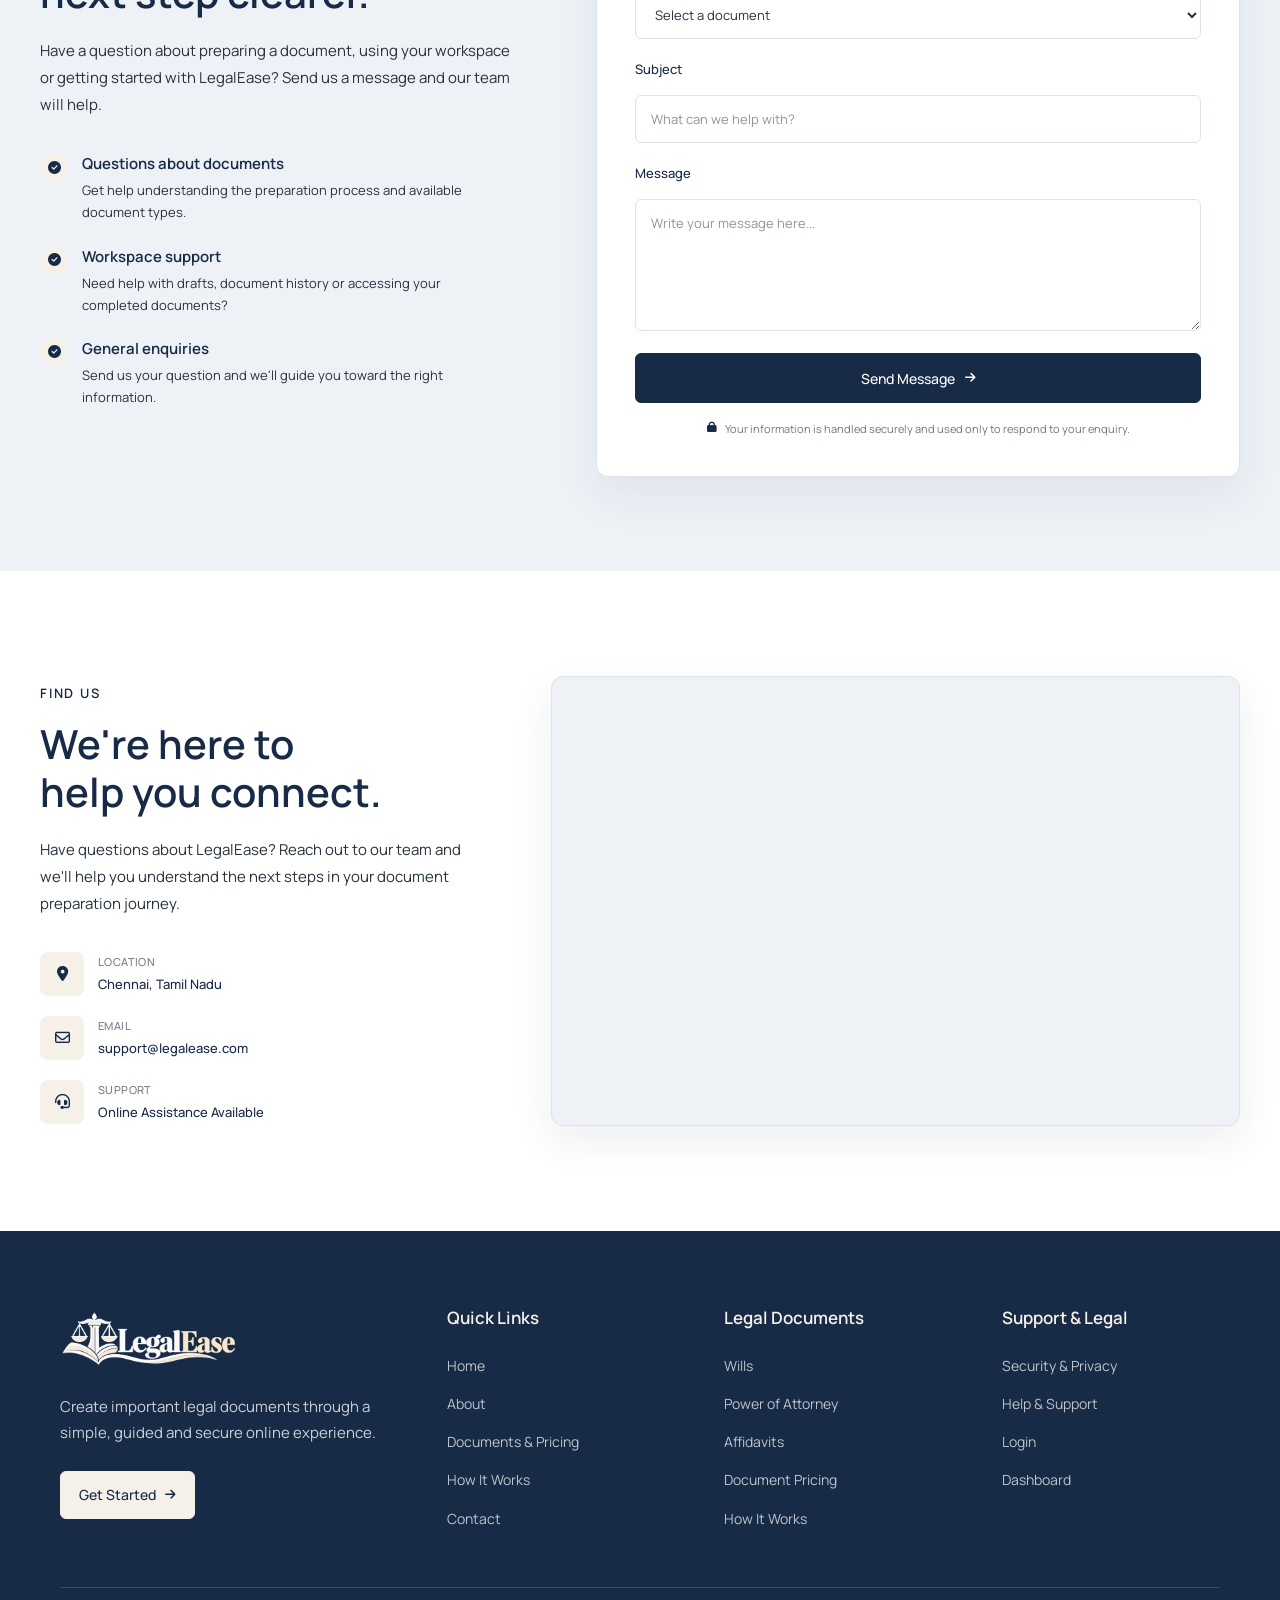
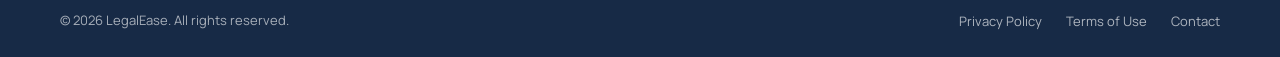
<file: contact.html>
<!DOCTYPE html>
<html lang="en">

<head>
    <meta charset="UTF-8">

    <meta name="viewport" content="width=device-width, initial-scale=1.0">
    <link rel="icon" type="image/png" href="images/favicon.png">
    <meta name="description" content="LegalEase - Simple and secure online legal document preparation.">

    <title>LegalEase</title>

    <!-- Google Font - Manrope -->
    <link rel="preconnect" href="https://fonts.googleapis.com">
    <link rel="preconnect" href="https://fonts.gstatic.com" crossorigin>
    <link rel="stylesheet" href="https://cdnjs.cloudflare.com/ajax/libs/font-awesome/6.5.2/css/all.min.css">
    <link href="https://fonts.googleapis.com/css2?family=Manrope:wght@400;500;600&display=swap" rel="stylesheet">

    <!-- Main CSS -->
    <link rel="stylesheet" href="css/style.css">
</head>

<body>


    <!-- ==========================================
     LegalEase Header
     ========================================== -->

    <header class="legalease-header">

        <div class="legalease-header-container">


            <!-- ==========================================
             Logo
             ========================================== -->

            <a href="index.html" class="legalease-logo">

                <img src="images/logo.png" alt="LegalEase">

            </a>



            <!-- ==========================================
             Navigation Wrapper
             ========================================== -->

            <nav class="legalease-navigation" id="legalease-navigation" aria-label="Main Navigation">


                <!-- ==========================================
                 Main Menu
                 ========================================== -->

                <ul class="legalease-menu">


                    <!-- Home Dropdown -->
                    <li class="legalease-menu-item legalease-dropdown">

                        <button type="button" class="legalease-menu-link legalease-dropdown-toggle">

                            <span>Home</span>

                            <i class="fa-solid fa-chevron-down"></i>

                        </button>


                        <ul class="legalease-dropdown-menu">

                            <li>
                                <a href="index.html">
                                    Home 1
                                </a>
                            </li>

                            <li>
                                <a href="home-2.html">
                                    Home 2
                                </a>
                            </li>

                        </ul>

                    </li>



                    <!-- About -->
                    <li class="legalease-menu-item">

                        <a href="about.html" class="legalease-menu-link">

                            About

                        </a>

                    </li>



                    <!-- Documents & Pricing -->
                    <li class="legalease-menu-item">

                        <a href="documents-pricing.html" class="legalease-menu-link">

                            Documents &amp; Pricing

                        </a>

                    </li>



                    <!-- How It Works -->
                    <li class="legalease-menu-item">

                        <a href="how-it-works.html" class="legalease-menu-link">

                            How It Works

                        </a>

                    </li>



                    <!-- Security & Privacy -->
                    <li class="legalease-menu-item">

                        <a href="security-privacy.html" class="legalease-menu-link">

                            Security &amp; Privacy

                        </a>

                    </li>



                    <!-- Contact -->
                    <li class="legalease-menu-item">

                        <a href="contact.html" class="legalease-menu-link active">

                            Contact

                        </a>

                    </li>



                    <!-- ==========================================
                     Mobile Menu Actions
                     ========================================== -->

                    <li class="legalease-mobile-actions">


                        <!-- Dark Mode -->
                        <button type="button" class="legalease-action-btn" id="legalease-theme-toggle">

                            <span>
                                Dark Mode
                            </span>

                            <i class="fa-solid fa-moon"></i>

                        </button>



                        <!-- RTL Mode -->
                        <button type="button" class="legalease-action-btn" id="legalease-rtl-toggle">

                            <span>
                                RTL Mode
                            </span>

                            <i class="fa-solid fa-right-left"></i>

                        </button>



                        <!-- Login -->
                        <a href="login.html" class="legalease-login-btn">

                            Login

                        </a>



                        <!-- Dashboard -->
                        <a href="dashboard.html" class="legalease-dashboard-btn">

                            Dashboard

                        </a>


                    </li>

                </ul>

            </nav>



            <!-- ==========================================
             Desktop Header Actions
             ========================================== -->

            <div class="legalease-desktop-actions">


                <!-- Dark Mode -->
                <button type="button" class="legalease-header-toggle" id="legalease-theme-toggle-desktop"
                    aria-label="Toggle dark mode" title="Dark Mode">

                    <i class="fa-solid fa-moon"></i>

                </button>



                <!-- RTL Mode -->
                <button type="button" class="legalease-header-toggle" id="legalease-rtl-toggle-desktop"
                    aria-label="Toggle RTL mode" title="RTL Mode">

                    <i class="fa-solid fa-right-left"></i>

                </button>



                <!-- Login -->
                <a href="login.html" class="legalease-login-btn">

                    Login

                </a>



                <!-- Dashboard -->
                <a href="dashboard.html" class="legalease-dashboard-btn">

                    Dashboard

                </a>


            </div>



            <!-- ==========================================
             Mobile Menu Toggle
             ========================================== -->

            <button type="button" class="legalease-mobile-toggle" id="legalease-mobile-toggle" aria-label="Open menu"
                aria-expanded="false">

                <span></span>
                <span></span>
                <span></span>

            </button>


        </div>

    </header>

    <!-- ==========================================
     LEGALEASE - COMMON INNER HERO
     ========================================== -->

    <section class="legalease-inner-hero contact-banner">

        <div class="legalease-inner-hero-overlay"></div>

        <div class="legalease-inner-hero-container">

            <div class="legalease-inner-hero-content">

                <span class="legalease-inner-hero-label">
                    GET IN TOUCH
                </span>

                <h1 class="legalease-inner-hero-title">
                    Have a question?
                    <span>We're here to help.</span>
                </h1>

                <p class="legalease-inner-hero-description">
                    Whether you have a question about document preparation, your LegalEase workspace, or the process
                    itself, we're here to help you find the right information.
                </p>

                <a href="contact.html" class="legalease-inner-hero-button">
                    Contact Our Team
                    <i class="fa-solid fa-arrow-right"></i>
                </a>

            </div>

        </div>

    </section>


    <!-- ==========================================
     CONTACT INFORMATION
========================================== -->

    <section class="legalease-contact-info">
        <div class="legalease-contact-info-container">

            <div class="legalease-contact-info-header">
                <span class="legalease-contact-info-label">
                    CONTACT US
                </span>

                <h2 class="legalease-contact-info-title">
                    We're here to make
                    <span>things clearer.</span>
                </h2>

                <p class="legalease-contact-info-description">
                    Have a question about LegalEase? Reach out through
                    any of the options below and our team will help you
                    with the information you need.
                </p>
            </div>

            <div class="legalease-contact-info-grid">

                <!-- Card 01 -->
                <div class="legalease-contact-info-card">

                    <div class="legalease-contact-info-top">
                        <div class="legalease-contact-info-icon">
                            <i class="fa-regular fa-envelope"></i>
                        </div>

                        <span class="legalease-contact-info-number">
                            01
                        </span>
                    </div>

                    <div class="legalease-contact-info-content">
                        <h3>Email Support</h3>

                        <p>
                            Send us your questions and we'll help you
                            understand the next step.
                        </p>

                        <span class="legalease-contact-info-detail">
                            support@legalease.com
                            <strong>Email Us</strong>
                        </span>
                    </div>

                </div>

                <!-- Card 02 -->
                <div class="legalease-contact-info-card">

                    <div class="legalease-contact-info-top">
                        <div class="legalease-contact-info-icon">
                            <i class="fa-regular fa-clock"></i>
                        </div>

                        <span class="legalease-contact-info-number">
                            02
                        </span>
                    </div>

                    <div class="legalease-contact-info-content">
                        <h3>Support Hours</h3>

                        <p>
                            Get in touch during our hours for
                            assistance with your experience.
                        </p>

                        <span class="legalease-contact-info-detail">
                            Monday – Friday
                            <strong>9:00 AM – 6:00 PM</strong>
                        </span>
                    </div>

                </div>

                <!-- Card 03 -->
                <div class="legalease-contact-info-card">

                    <div class="legalease-contact-info-top">
                        <div class="legalease-contact-info-icon">
                            <i class="fa-solid fa-location-dot"></i>
                        </div>

                        <span class="legalease-contact-info-number">
                            03
                        </span>
                    </div>

                    <div class="legalease-contact-info-content">
                        <h3>Our Location</h3>

                        <p>
                            Our team works to provide a simple and accessible
                            online document preparation.
                        </p>

                        <span class="legalease-contact-info-detail">
                            Online Support
                            <strong>Available Worldwide</strong>
                        </span>
                    </div>

                </div>

            </div>

        </div>
    </section>

    <!-- ==========================================
     CONTACT FORM
========================================== -->

    <section class="legalease-contact-form-section" id="contact-form">
        <div class="legalease-contact-form-container">

            <div class="legalease-contact-form-content">

                <span class="legalease-contact-form-label">
                    SEND US A MESSAGE
                </span>

                <h2 class="legalease-contact-form-title">
                    Let's make your
                    <span>next step clearer.</span>
                </h2>

                <p class="legalease-contact-form-description">
                    Have a question about preparing a document, using your
                    workspace or getting started with LegalEase? Send us
                    a message and our team will help.
                </p>

                <div class="legalease-contact-form-points">

                    <div class="legalease-contact-form-point">
                        <div class="legalease-contact-form-point-icon">
                            <i class="fa-solid fa-circle-check"></i>
                        </div>

                        <div>
                            <h3>Questions about documents</h3>
                            <p>
                                Get help understanding the preparation
                                process and available document types.
                            </p>
                        </div>
                    </div>

                    <div class="legalease-contact-form-point">
                        <div class="legalease-contact-form-point-icon">
                            <i class="fa-solid fa-circle-check"></i>
                        </div>

                        <div>
                            <h3>Workspace support</h3>
                            <p>
                                Need help with drafts, document history
                                or accessing your completed documents?
                            </p>
                        </div>
                    </div>

                    <div class="legalease-contact-form-point">
                        <div class="legalease-contact-form-point-icon">
                            <i class="fa-solid fa-circle-check"></i>
                        </div>

                        <div>
                            <h3>General enquiries</h3>
                            <p>
                                Send us your question and we'll guide you
                                toward the right information.
                            </p>
                        </div>
                    </div>

                </div>

            </div>

            <!-- FORM -->

            <div class="legalease-contact-form-card">

                <form class="legalease-contact-form">

                    <div class="legalease-contact-form-row">

                        <div class="legalease-contact-field">
                            <label for="contact-name">
                                Full Name
                            </label>

                            <input type="text" id="contact-name" name="name" placeholder="Enter your name" required>
                        </div>

                        <div class="legalease-contact-field">
                            <label for="contact-email">
                                Email Address
                            </label>

                            <input type="email" id="contact-email" name="email" placeholder="Enter your email" required>
                        </div>

                    </div>

                    <div class="legalease-contact-field">
                        <label for="contact-document">
                            Document Type
                        </label>

                        <select id="contact-document" name="document">

                            <option value="" selected disabled>
                                Select a document
                            </option>

                            <option value="will">
                                Last Will &amp; Testament
                            </option>

                            <option value="power-of-attorney">
                                Power of Attorney
                            </option>

                            <option value="affidavit">
                                Affidavit
                            </option>

                            <option value="general">
                                General Enquiry
                            </option>

                        </select>
                    </div>

                    <div class="legalease-contact-field">
                        <label for="contact-subject">
                            Subject
                        </label>

                        <input type="text" id="contact-subject" name="subject" placeholder="What can we help with?"
                            required>
                    </div>

                    <div class="legalease-contact-field">
                        <label for="contact-message">
                            Message
                        </label>

                        <textarea id="contact-message" name="message" rows="5" placeholder="Write your message here..."
                            required></textarea>
                    </div>

                    <button type="submit" class="legalease-contact-form-submit">

                        Send Message

                        <i class="fa-solid fa-arrow-right"></i>

                    </button>

                    <div class="legalease-contact-form-note">
                        <i class="fa-solid fa-lock"></i>

                        <span>
                            Your information is handled securely and
                            used only to respond to your enquiry.
                        </span>
                    </div>

                </form>

            </div>

        </div>
    </section>

    <!-- ==========================================
     CONTACT LOCATION / MAP
========================================== -->

    <section class="legalease-contact-location">
        <div class="legalease-contact-location-container">

            <div class="legalease-contact-location-content">

                <span class="legalease-contact-location-label">
                    FIND US
                </span>

                <h2 class="legalease-contact-location-title">
                    We're here to
                    <span>help you connect.</span>
                </h2>

                <p class="legalease-contact-location-description">
                    Have questions about LegalEase? Reach out to our
                    team and we'll help you understand the next steps
                    in your document preparation journey.
                </p>

                <div class="legalease-contact-location-details">

                    <div class="legalease-contact-location-detail">
                        <div class="legalease-contact-location-icon">
                            <i class="fa-solid fa-location-dot"></i>
                        </div>

                        <div>
                            <span>Location</span>
                            <strong>Chennai, Tamil Nadu</strong>
                        </div>
                    </div>

                    <div class="legalease-contact-location-detail">
                        <div class="legalease-contact-location-icon">
                            <i class="fa-regular fa-envelope"></i>
                        </div>

                        <div>
                            <span>Email</span>
                            <strong>support@legalease.com</strong>
                        </div>
                    </div>

                    <div class="legalease-contact-location-detail">
                        <div class="legalease-contact-location-icon">
                            <i class="fa-solid fa-headset"></i>
                        </div>

                        <div>
                            <span>Support</span>
                            <strong>Online Assistance Available</strong>
                        </div>
                    </div>

                </div>

            </div>

            <!-- GOOGLE MAP -->

            <div class="legalease-contact-map">
                <iframe src="https://www.google.com/maps?q=Chennai,Tamil%20Nadu&output=embed" width="100%" height="100%"
                    style="border:0;" allowfullscreen="" loading="lazy" referrerpolicy="no-referrer-when-downgrade"
                    title="LegalEase Location">
                </iframe>
            </div>

        </div>
    </section>

    <!-- ==========================================
     LegalEase Footer
     ========================================== -->

    <footer class="legalease-footer">

        <div class="legalease-footer-container">


            <!-- ==========================================
             Footer Main
             ========================================== -->

            <div class="legalease-footer-main">


                <!-- Brand -->
                <div class="legalease-footer-brand">

                    <a href="index.html" class="legalease-footer-logo">

                        <img src="images/logo-light.png" alt="LegalEase">

                    </a>

                    <p class="legalease-footer-description">
                        Create important legal documents through a
                        simple, guided and secure online experience.
                    </p>

                    <a href="documents-pricing.html" class="legalease-footer-cta">

                        Get Started
                        <i class="fa-solid fa-arrow-right"></i>

                    </a>

                </div>



                <!-- Quick Links -->
                <div class="legalease-footer-column">

                    <h3 class="legalease-footer-title">
                        Quick Links
                    </h3>

                    <ul class="legalease-footer-links">

                        <li>
                            <a href="index.html">
                                Home
                            </a>
                        </li>

                        <li>
                            <a href="about.html">
                                About
                            </a>
                        </li>

                        <li>
                            <a href="documents-pricing.html">
                                Documents &amp; Pricing
                            </a>
                        </li>

                        <li>
                            <a href="how-it-works.html">
                                How It Works
                            </a>
                        </li>

                        <li>
                            <a href="contact.html">
                                Contact
                            </a>
                        </li>

                    </ul>

                </div>



                <!-- Legal Documents -->
                <div class="legalease-footer-column">

                    <h3 class="legalease-footer-title">
                        Legal Documents
                    </h3>

                    <ul class="legalease-footer-links">

                        <li>
                            <a href="documents-pricing.html">
                                Wills
                            </a>
                        </li>

                        <li>
                            <a href="documents-pricing.html">
                                Power of Attorney
                            </a>
                        </li>

                        <li>
                            <a href="documents-pricing.html">
                                Affidavits
                            </a>
                        </li>

                        <li>
                            <a href="documents-pricing.html">
                                Document Pricing
                            </a>
                        </li>

                        <li>
                            <a href="how-it-works.html">
                                How It Works
                            </a>
                        </li>

                    </ul>

                </div>



                <!-- Support & Legal -->
                <div class="legalease-footer-column">

                    <h3 class="legalease-footer-title">
                        Support &amp; Legal
                    </h3>

                    <ul class="legalease-footer-links">

                        <li>
                            <a href="security-privacy.html">
                                Security &amp; Privacy
                            </a>
                        </li>

                        <li>
                            <a href="contact.html">
                                Help &amp; Support
                            </a>
                        </li>

                        <li>
                            <a href="login.html">
                                Login
                            </a>
                        </li>

                        <li>
                            <a href="dashboard.html">
                                Dashboard
                            </a>
                        </li>

                    </ul>

                </div>


            </div>



            <!-- ==========================================
             Footer Bottom
             ========================================== -->

            <div class="legalease-footer-bottom">


                <p class="legalease-copyright">
                    © 2026 LegalEase. All rights reserved.
                </p>


                <div class="legalease-footer-bottom-links">

                    <a href="security-privacy.html">
                        Privacy Policy
                    </a>

                    <a href="#">
                        Terms of Use
                    </a>

                    <a href="contact.html">
                        Contact
                    </a>

                </div>


            </div>

        </div>

    </footer>

    <!-- Scroll To Top -->
    <button type="button" class="legalease-scroll-top" id="legalease-scroll-top" aria-label="Scroll to top">
        <i class="fa-solid fa-arrow-up"></i>
    </button>

    <!-- ==========================================
     JavaScript
     ========================================== -->

    <script src="js/main.js"></script>

</body>

</html>
</file>
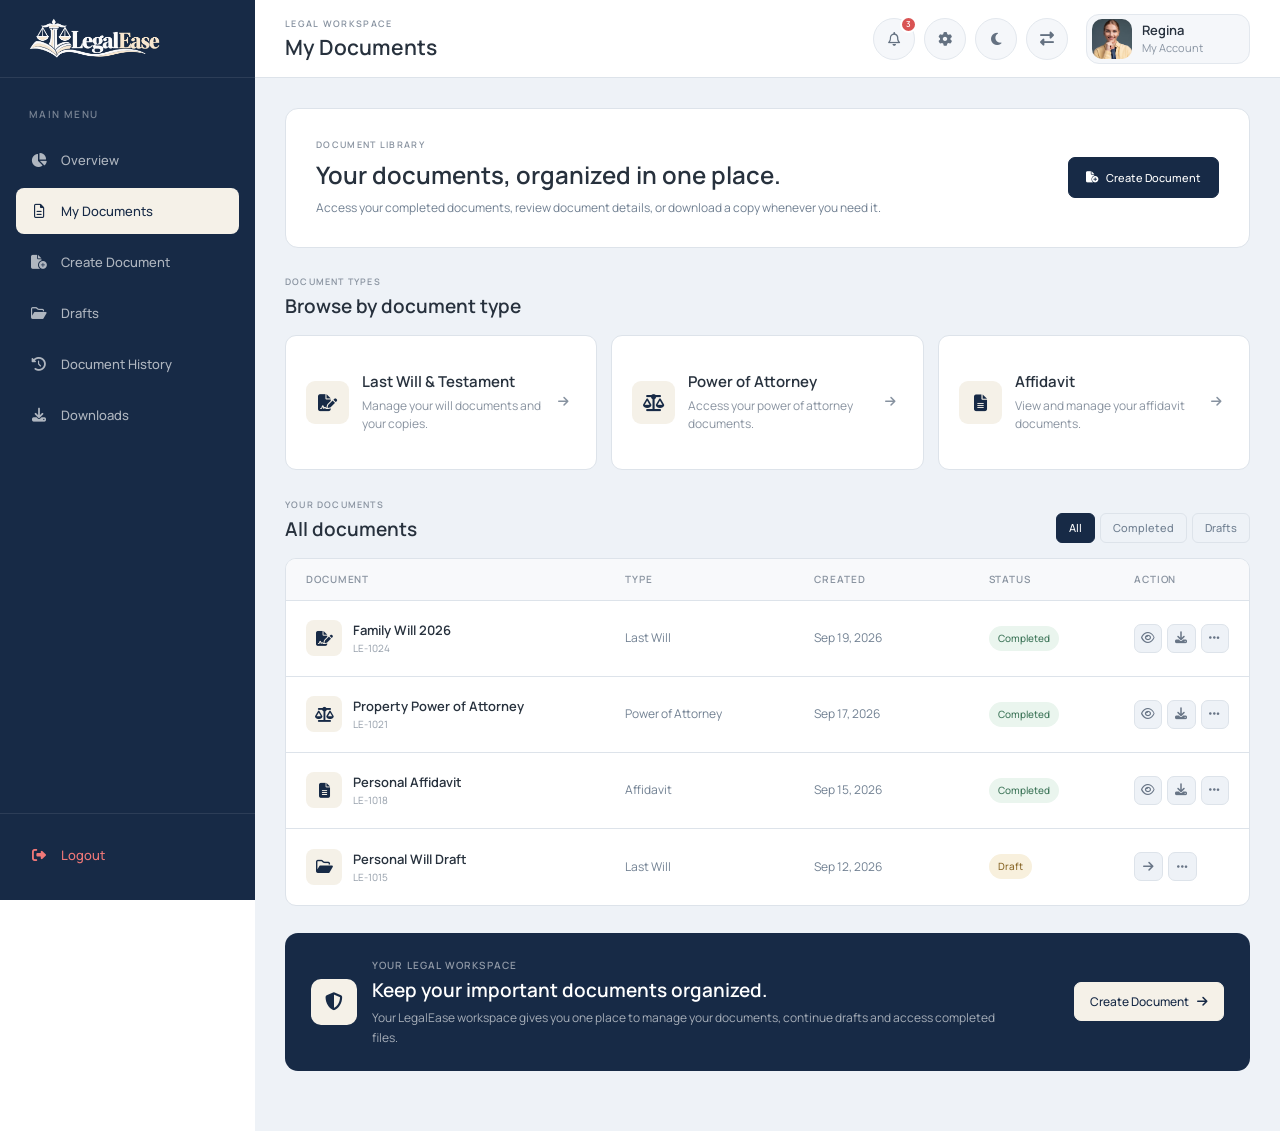
<file: d2.html>
<!DOCTYPE html>
<html lang="en">

<head>
    <meta charset="UTF-8">

    <meta name="viewport" content="width=device-width, initial-scale=1.0">
    <link rel="icon" type="image/png" href="images/favicon.png">
    <meta name="description" content="LegalEase - Simple and secure online legal document preparation.">

    <title>LegalEase</title>

    <!-- Google Font - Manrope -->
    <link rel="preconnect" href="https://fonts.googleapis.com">
    <link rel="preconnect" href="https://fonts.gstatic.com" crossorigin>
    <link rel="stylesheet" href="https://cdnjs.cloudflare.com/ajax/libs/font-awesome/6.5.2/css/all.min.css">
    <link href="https://fonts.googleapis.com/css2?family=Manrope:wght@400;500;600&display=swap" rel="stylesheet">

    <!-- Main CSS -->
    <link rel="stylesheet" href="css/dashboard.css">
</head>

<body>

    <!-- =====================================================
         DASHBOARD SIDEBAR
    ====================================================== -->

    <aside class="legalease-dashboard-sidebar" id="legalease-dashboard-sidebar">

        <div class="legalease-dashboard-sidebar-inner">

            <!-- Logo -->
            <div class="legalease-dashboard-logo">

                <a href="index.html">
                    <img src="images/logo-light.png" alt="LegalEase">
                </a>

                <button type="button" class="legalease-dashboard-sidebar-close" id="legalease-dashboard-sidebar-close"
                    aria-label="Close dashboard menu">
                    <i class="fa-solid fa-xmark"></i>
                </button>

            </div>


            <!-- Navigation -->
            <nav class="legalease-dashboard-nav">

                <span class="legalease-dashboard-nav-label">
                    MAIN MENU
                </span>

                <a href="dashboard.html" class="legalease-dashboard-nav-link">

                    <i class="fa-solid fa-pie-chart"></i>

                    <span>Overview</span>

                </a>


                <a href="d2.html" class="legalease-dashboard-nav-link active">

                    <i class="fa-regular fa-file-lines"></i>

                    <span>My Documents</span>

                </a>


                <a href="d3.html" class="legalease-dashboard-nav-link">

                    <i class="fa-solid fa-file-circle-plus"></i>

                    <span>Create Document</span>

                </a>


                <a href="d4.html" class="legalease-dashboard-nav-link">

                    <i class="fa-regular fa-folder-open"></i>

                    <span>Drafts</span>

                </a>


                <a href="d5.html" class="legalease-dashboard-nav-link">

                    <i class="fa-solid fa-clock-rotate-left"></i>

                    <span>Document History</span>

                </a>


                <a href="d6.html" class="legalease-dashboard-nav-link">

                    <i class="fa-solid fa-download"></i>

                    <span>Downloads</span>

                </a>

            </nav>


            <!-- Sidebar Bottom -->
            <div class="legalease-dashboard-sidebar-bottom">

                <div class="legalease-dashboard-sidebar-mobile-account">
                    <div class="legalease-dashboard-sidebar-mobile-actions">
                        <button type="button" class="legalease-dashboard-sidebar-icon" aria-label="Notifications">
                            <i class="fa-regular fa-bell"></i>
                        </button>
                        <button type="button" class="legalease-dashboard-sidebar-icon" aria-label="Settings">
                            <i class="fa-solid fa-gear"></i>
                        </button>
                    </div>

                    <button type="button" class="legalease-dashboard-sidebar-profile">
                        <span class="legalease-dashboard-profile-image">
                            <img src="images/profile.jpg" alt="Regina">
                        </span>
                        <span class="legalease-dashboard-profile-info">
                            <strong>Regina</strong>
                            <small>My Account</small>
                        </span>
                    </button>
                </div>

                <button type="button" class="legalease-dashboard-logout" id="legalease-dashboard-logout">

                    <i class="fa-solid fa-right-from-bracket"></i>

                    <span>Logout</span>

                </button>

            </div>

        </div>

    </aside>


    <!-- =====================================================
         DASHBOARD HEADER
    ====================================================== -->

    <header class="legalease-dashboard-header">

        <div class="legalease-dashboard-header-left">

            <!-- Mobile / Tablet Toggle -->
            <button type="button" class="legalease-dashboard-menu-toggle" id="legalease-dashboard-menu-toggle"
                aria-label="Open dashboard menu" aria-expanded="false">

                <i class="fa-solid fa-bars"></i>

            </button>


            <div class="legalease-dashboard-header-title">

                <span>LEGAL WORKSPACE</span>

                <h1>My Documents</h1>

            </div>

        </div>

        <div class="legalease-dashboard-header-right">

            <!-- Notifications -->
            <button type="button" class="legalease-dashboard-header-icon" aria-label="Notifications">

                <i class="fa-regular fa-bell"></i>

                <span class="legalease-dashboard-notification-badge">
                    3
                </span>

            </button>


            <!-- Settings -->
            <button type="button" class="legalease-dashboard-header-icon" aria-label="Settings">

                <i class="fa-solid fa-gear"></i>

            </button>


            <!-- Dark Mode -->
            <button type="button" class="legalease-dashboard-header-icon" id="legalease-dashboard-theme-toggle"
                aria-label="Toggle dark mode" title="Dark Mode">

                <i class="fa-solid fa-moon"></i>

            </button>


            <!-- RTL -->
            <button type="button" class="legalease-dashboard-header-icon" id="legalease-dashboard-rtl-toggle"
                aria-label="Toggle RTL mode" title="RTL Mode">

                <i class="fa-solid fa-right-left"></i>

            </button>


            <!-- Profile -->
            <button type="button" class="legalease-dashboard-profile">

                <span class="legalease-dashboard-profile-image">
                    <img src="images/profile.jpg" alt="Regina">
                </span>

                <span class="legalease-dashboard-profile-info">
                    <strong>Regina</strong>
                    <small>My Account</small>
                </span>

            </button>

        </div>

    </header>


    <!-- =====================================================
         MOBILE OVERLAY
    ====================================================== -->

    <div class="legalease-dashboard-sidebar-overlay" id="legalease-dashboard-sidebar-overlay">
    </div>


    <!-- =====================================================
         LOGOUT CONFIRMATION POPUP
    ====================================================== -->

    <div class="legalease-dashboard-modal" id="legalease-dashboard-logout-modal" aria-hidden="true">

        <div class="legalease-dashboard-modal-overlay" id="legalease-dashboard-modal-overlay">
        </div>

        <div class="legalease-dashboard-modal-card">

            <div class="legalease-dashboard-modal-icon">
                <i class="fa-solid fa-right-from-bracket"></i>
            </div>

            <h2>Logout?</h2>

            <p>
                Are you sure you want to logout from your
                LegalEase workspace?
            </p>

            <div class="legalease-dashboard-modal-actions">

                <button type="button" class="legalease-dashboard-modal-no" id="legalease-dashboard-logout-no">
                    No
                </button>

                <button type="button" class="legalease-dashboard-modal-yes" id="legalease-dashboard-logout-yes">
                    Yes, Logout
                </button>

            </div>

        </div>

    </div>


    <!-- =====================================================
         DASHBOARD MAIN
    ====================================================== -->

    <main class="legalease-dashboard-main">

        <!-- =====================================================
     MY DOCUMENTS - SECTION 1
====================================================== -->

        <section class="legalease-documents-intro">

            <div class="legalease-documents-intro-content">

                <span>
                    DOCUMENT LIBRARY
                </span>

                <h2>
                    Your documents, organized in one place.
                </h2>

                <p>
                    Access your completed documents, review document
                    details, or download a copy whenever you need it.
                </p>

            </div>

            <a href="d3.html" class="legalease-documents-create-btn">

                <i class="fa-solid fa-file-circle-plus"></i>

                Create Document

            </a>

        </section>


        <!-- =====================================================
     MY DOCUMENTS - SECTION 2
====================================================== -->

        <section class="legalease-documents-categories">

            <div class="legalease-documents-section-heading">

                <div>
                    <span>DOCUMENT TYPES</span>

                    <h2>
                        Browse by document type
                    </h2>
                </div>

            </div>


            <div class="legalease-documents-category-grid">

                <!-- Will -->

                <a href="#" class="legalease-documents-category-card">

                    <div class="legalease-documents-category-icon">
                        <i class="fa-solid fa-file-signature"></i>
                    </div>

                    <div>
                        <h3>
                            Last Will &amp; Testament
                        </h3>

                        <p>
                            Manage your will documents
                            and your copies.
                        </p>
                    </div>

                    <i class="fa-solid fa-arrow-right"></i>

                </a>


                <!-- Power of Attorney -->

                <a href="#" class="legalease-documents-category-card">

                    <div class="legalease-documents-category-icon">
                        <i class="fa-solid fa-scale-balanced"></i>
                    </div>

                    <div>
                        <h3>
                            Power of Attorney
                        </h3>

                        <p>
                            Access your power of attorney
                            documents.
                        </p>
                    </div>

                    <i class="fa-solid fa-arrow-right"></i>

                </a>


                <!-- Affidavit -->

                <a href="#" class="legalease-documents-category-card">

                    <div class="legalease-documents-category-icon">
                        <i class="fa-solid fa-file-lines"></i>
                    </div>

                    <div>
                        <h3>
                            Affidavit
                        </h3>

                        <p>
                            View and manage your
                            affidavit documents.
                        </p>
                    </div>

                    <i class="fa-solid fa-arrow-right"></i>

                </a>

            </div>

        </section>


        <!-- =====================================================
     MY DOCUMENTS - SECTION 3
====================================================== -->

        <section class="legalease-documents-list">

            <div class="legalease-documents-section-heading">

                <div>
                    <span>YOUR DOCUMENTS</span>

                    <h2>
                        All documents
                    </h2>
                </div>

                <div class="legalease-documents-filter">

                    <button type="button" class="legalease-documents-filter-btn active">
                        All
                    </button>

                    <button type="button" class="legalease-documents-filter-btn">
                        Completed
                    </button>

                    <button type="button" class="legalease-documents-filter-btn">
                        Drafts
                    </button>

                </div>

            </div>


            <div class="legalease-documents-table">

                <!-- Table Header -->

                <div class="legalease-documents-table-header">

                    <span>DOCUMENT</span>

                    <span>TYPE</span>

                    <span>CREATED</span>

                    <span>STATUS</span>

                    <span>ACTION</span>

                </div>


                <!-- Document 01 -->

                <div class="legalease-documents-table-row">

                    <div class="legalease-documents-table-name">

                        <div class="legalease-documents-table-icon">
                            <i class="fa-solid fa-file-signature"></i>
                        </div>

                        <div>
                            <strong>
                                Family Will 2026
                            </strong>

                            <small>
                                LE-1024
                            </small>
                        </div>

                    </div>


                    <span>
                        Last Will
                    </span>

                    <span>
                        Sep 19, 2026
                    </span>


                    <span class="legalease-documents-status completed">
                        Completed
                    </span>


                    <div class="legalease-documents-actions">

                        <button type="button" aria-label="View document">
                            <i class="fa-regular fa-eye"></i>
                        </button>

                        <button type="button" aria-label="Download document">
                            <i class="fa-solid fa-download"></i>
                        </button>

                        <button type="button" aria-label="More options">
                            <i class="fa-solid fa-ellipsis"></i>
                        </button>

                    </div>

                </div>


                <!-- Document 02 -->

                <div class="legalease-documents-table-row">

                    <div class="legalease-documents-table-name">

                        <div class="legalease-documents-table-icon">
                            <i class="fa-solid fa-scale-balanced"></i>
                        </div>

                        <div>
                            <strong>
                                Property Power of Attorney
                            </strong>

                            <small>
                                LE-1021
                            </small>
                        </div>

                    </div>


                    <span>
                        Power of Attorney
                    </span>

                    <span>
                        Sep 17, 2026
                    </span>


                    <span class="legalease-documents-status completed">
                        Completed
                    </span>


                    <div class="legalease-documents-actions">

                        <button type="button" aria-label="View document">
                            <i class="fa-regular fa-eye"></i>
                        </button>

                        <button type="button" aria-label="Download document">
                            <i class="fa-solid fa-download"></i>
                        </button>

                        <button type="button" aria-label="More options">
                            <i class="fa-solid fa-ellipsis"></i>
                        </button>

                    </div>

                </div>


                <!-- Document 03 -->

                <div class="legalease-documents-table-row">

                    <div class="legalease-documents-table-name">

                        <div class="legalease-documents-table-icon">
                            <i class="fa-solid fa-file-lines"></i>
                        </div>

                        <div>
                            <strong>
                                Personal Affidavit
                            </strong>

                            <small>
                                LE-1018
                            </small>
                        </div>

                    </div>


                    <span>
                        Affidavit
                    </span>

                    <span>
                        Sep 15, 2026
                    </span>


                    <span class="legalease-documents-status completed">
                        Completed
                    </span>


                    <div class="legalease-documents-actions">

                        <button type="button" aria-label="View document">
                            <i class="fa-regular fa-eye"></i>
                        </button>

                        <button type="button" aria-label="Download document">
                            <i class="fa-solid fa-download"></i>
                        </button>

                        <button type="button" aria-label="More options">
                            <i class="fa-solid fa-ellipsis"></i>
                        </button>

                    </div>

                </div>


                <!-- Draft -->

                <div class="legalease-documents-table-row">

                    <div class="legalease-documents-table-name">

                        <div class="legalease-documents-table-icon">
                            <i class="fa-regular fa-folder-open"></i>
                        </div>

                        <div>
                            <strong>
                                Personal Will Draft
                            </strong>

                            <small>
                                LE-1015
                            </small>
                        </div>

                    </div>


                    <span>
                        Last Will
                    </span>

                    <span>
                        Sep 12, 2026
                    </span>


                    <span class="legalease-documents-status draft">
                        Draft
                    </span>


                    <div class="legalease-documents-actions">

                        <button type="button" aria-label="Continue document">
                            <i class="fa-solid fa-arrow-right"></i>
                        </button>

                        <button type="button" aria-label="More options">
                            <i class="fa-solid fa-ellipsis"></i>
                        </button>

                    </div>

                </div>

            </div>

        </section>


        <!-- =====================================================
     MY DOCUMENTS - SECTION 4
====================================================== -->

        <section class="legalease-documents-storage">

            <div class="legalease-documents-storage-content">

                <div class="legalease-documents-storage-icon">
                    <i class="fa-solid fa-shield-halved"></i>
                </div>

                <div>

                    <span>
                        YOUR LEGAL WORKSPACE
                    </span>

                    <h2>
                        Keep your important documents organized.
                    </h2>

                    <p>
                        Your LegalEase workspace gives you one place to
                        manage your documents, continue drafts and access
                        completed files.
                    </p>

                </div>

            </div>


            <div class="legalease-documents-storage-actions">

                <a href="d3.html">
                    Create Document
                    <i class="fa-solid fa-arrow-right"></i>
                </a>

            </div>

        </section>


    </main>


    <!-- ==========================================
     JavaScript
     ========================================== -->

    <script src="js/dashboard.js"></script>

</body>

</html>
</file>
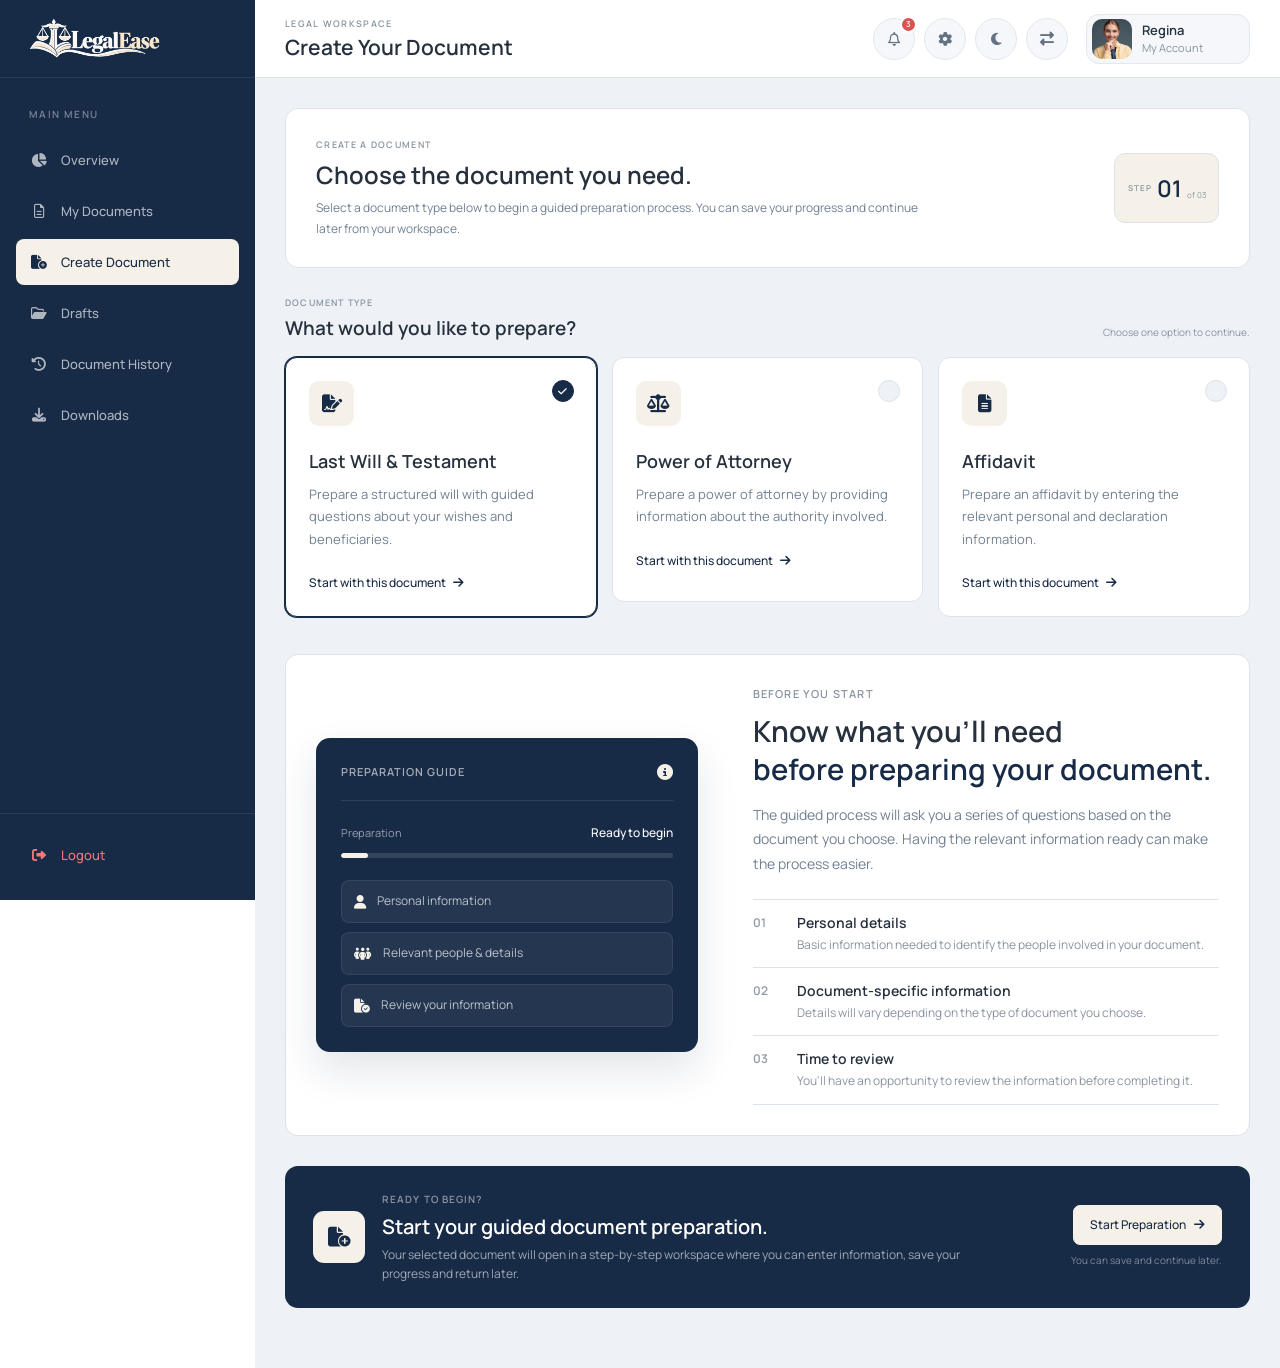
<file: d3.html>
<!DOCTYPE html>
<html lang="en">

<head>
    <meta charset="UTF-8">

    <meta name="viewport" content="width=device-width, initial-scale=1.0">
    <link rel="icon" type="image/png" href="images/favicon.png">
    <meta name="description" content="LegalEase - Simple and secure online legal document preparation.">

    <title>LegalEase</title>

    <!-- Google Font - Manrope -->
    <link rel="preconnect" href="https://fonts.googleapis.com">
    <link rel="preconnect" href="https://fonts.gstatic.com" crossorigin>
    <link rel="stylesheet" href="https://cdnjs.cloudflare.com/ajax/libs/font-awesome/6.5.2/css/all.min.css">
    <link href="https://fonts.googleapis.com/css2?family=Manrope:wght@400;500;600&display=swap" rel="stylesheet">

    <!-- Main CSS -->
    <link rel="stylesheet" href="css/dashboard.css">
</head>

<body>

    <!-- =====================================================
         DASHBOARD SIDEBAR
    ====================================================== -->

    <aside class="legalease-dashboard-sidebar" id="legalease-dashboard-sidebar">

        <div class="legalease-dashboard-sidebar-inner">

            <!-- Logo -->
            <div class="legalease-dashboard-logo">

                <a href="index.html">
                    <img src="images/logo-light.png" alt="LegalEase">
                </a>

                <button type="button" class="legalease-dashboard-sidebar-close" id="legalease-dashboard-sidebar-close"
                    aria-label="Close dashboard menu">
                    <i class="fa-solid fa-xmark"></i>
                </button>

            </div>


            <!-- Navigation -->
            <nav class="legalease-dashboard-nav">

                <span class="legalease-dashboard-nav-label">
                    MAIN MENU
                </span>

                <a href="dashboard.html" class="legalease-dashboard-nav-link">

                    <i class="fa-solid fa-pie-chart"></i>

                    <span>Overview</span>

                </a>


                <a href="d2.html" class="legalease-dashboard-nav-link">

                    <i class="fa-regular fa-file-lines"></i>

                    <span>My Documents</span>

                </a>


                <a href="d3.html" class="legalease-dashboard-nav-link active">

                    <i class="fa-solid fa-file-circle-plus"></i>

                    <span>Create Document</span>

                </a>


                <a href="d4.html" class="legalease-dashboard-nav-link">

                    <i class="fa-regular fa-folder-open"></i>

                    <span>Drafts</span>

                </a>


                <a href="d5.html" class="legalease-dashboard-nav-link">

                    <i class="fa-solid fa-clock-rotate-left"></i>

                    <span>Document History</span>

                </a>


                <a href="d6.html" class="legalease-dashboard-nav-link">

                    <i class="fa-solid fa-download"></i>

                    <span>Downloads</span>

                </a>

            </nav>


            <!-- Sidebar Bottom -->
            <div class="legalease-dashboard-sidebar-bottom">

                <div class="legalease-dashboard-sidebar-mobile-account">
                    <div class="legalease-dashboard-sidebar-mobile-actions">
                        <button type="button" class="legalease-dashboard-sidebar-icon" aria-label="Notifications">
                            <i class="fa-regular fa-bell"></i>
                        </button>
                        <button type="button" class="legalease-dashboard-sidebar-icon" aria-label="Settings">
                            <i class="fa-solid fa-gear"></i>
                        </button>
                    </div>

                    <button type="button" class="legalease-dashboard-sidebar-profile">
                        <span class="legalease-dashboard-profile-image">
                            <img src="images/profile.jpg" alt="Regina">
                        </span>
                        <span class="legalease-dashboard-profile-info">
                            <strong>Regina</strong>
                            <small>My Account</small>
                        </span>
                    </button>
                </div>

                <button type="button" class="legalease-dashboard-logout" id="legalease-dashboard-logout">

                    <i class="fa-solid fa-right-from-bracket"></i>

                    <span>Logout</span>

                </button>

            </div>

        </div>

    </aside>


    <!-- =====================================================
         DASHBOARD HEADER
    ====================================================== -->

    <header class="legalease-dashboard-header">

        <div class="legalease-dashboard-header-left">

            <!-- Mobile / Tablet Toggle -->
            <button type="button" class="legalease-dashboard-menu-toggle" id="legalease-dashboard-menu-toggle"
                aria-label="Open dashboard menu" aria-expanded="false">

                <i class="fa-solid fa-bars"></i>

            </button>


            <div class="legalease-dashboard-header-title">

                <span>LEGAL WORKSPACE</span>

                <h1>Create Your Document</h1>

            </div>

        </div>

        <div class="legalease-dashboard-header-right">

            <!-- Notifications -->
            <button type="button" class="legalease-dashboard-header-icon" aria-label="Notifications">

                <i class="fa-regular fa-bell"></i>

                <span class="legalease-dashboard-notification-badge">
                    3
                </span>

            </button>


            <!-- Settings -->
            <button type="button" class="legalease-dashboard-header-icon" aria-label="Settings">

                <i class="fa-solid fa-gear"></i>

            </button>


            <!-- Dark Mode -->
            <button type="button" class="legalease-dashboard-header-icon" id="legalease-dashboard-theme-toggle"
                aria-label="Toggle dark mode" title="Dark Mode">

                <i class="fa-solid fa-moon"></i>

            </button>


            <!-- RTL -->
            <button type="button" class="legalease-dashboard-header-icon" id="legalease-dashboard-rtl-toggle"
                aria-label="Toggle RTL mode" title="RTL Mode">

                <i class="fa-solid fa-right-left"></i>

            </button>


            <!-- Profile -->
            <button type="button" class="legalease-dashboard-profile">

                <span class="legalease-dashboard-profile-image">
                    <img src="images/profile.jpg" alt="Regina">
                </span>

                <span class="legalease-dashboard-profile-info">
                    <strong>Regina</strong>
                    <small>My Account</small>
                </span>

            </button>

        </div>

    </header>


    <!-- =====================================================
         MOBILE OVERLAY
    ====================================================== -->

    <div class="legalease-dashboard-sidebar-overlay" id="legalease-dashboard-sidebar-overlay">
    </div>


    <!-- =====================================================
         LOGOUT CONFIRMATION POPUP
    ====================================================== -->

    <div class="legalease-dashboard-modal" id="legalease-dashboard-logout-modal" aria-hidden="true">

        <div class="legalease-dashboard-modal-overlay" id="legalease-dashboard-modal-overlay">
        </div>

        <div class="legalease-dashboard-modal-card">

            <div class="legalease-dashboard-modal-icon">
                <i class="fa-solid fa-right-from-bracket"></i>
            </div>

            <h2>Logout?</h2>

            <p>
                Are you sure you want to logout from your
                LegalEase workspace?
            </p>

            <div class="legalease-dashboard-modal-actions">

                <button type="button" class="legalease-dashboard-modal-no" id="legalease-dashboard-logout-no">
                    No
                </button>

                <button type="button" class="legalease-dashboard-modal-yes" id="legalease-dashboard-logout-yes">
                    Yes, Logout
                </button>

            </div>

        </div>

    </div>


    <!-- =====================================================
         DASHBOARD MAIN
    ====================================================== -->

    <main class="legalease-dashboard-main">


        <!-- =====================================================
     CREATE DOCUMENT - SECTION 1
====================================================== -->

        <section class="legalease-create-intro">

            <div class="legalease-create-intro-content">

                <span>
                    CREATE A DOCUMENT
                </span>

                <h2>
                    Choose the document you need.
                </h2>

                <p>
                    Select a document type below to begin a guided
                    preparation process. You can save your progress
                    and continue later from your workspace.
                </p>

            </div>

            <div class="legalease-create-step">

                <span>STEP</span>
                <strong>01</strong>
                <small>of 03</small>

            </div>

        </section>


        <!-- =====================================================
     CREATE DOCUMENT - SECTION 2
====================================================== -->

        <section class="legalease-create-types">

            <div class="legalease-create-section-heading">

                <div>
                    <span>DOCUMENT TYPE</span>

                    <h2>
                        What would you like to prepare?
                    </h2>
                </div>

                <p>
                    Choose one option to continue.
                </p>

            </div>


            <div class="legalease-create-type-grid">

                <!-- Will -->

                <label class="legalease-create-type-card">

                    <input type="radio" name="document-type" value="will" checked>

                    <div class="legalease-create-type-content">

                        <div class="legalease-create-type-icon">
                            <i class="fa-solid fa-file-signature"></i>
                        </div>

                        <div class="legalease-create-type-check">
                            <i class="fa-solid fa-check"></i>
                        </div>

                        <h3>
                            Last Will &amp; Testament
                        </h3>

                        <p>
                            Prepare a structured will with guided
                            questions about your wishes and beneficiaries.
                        </p>

                        <span class="legalease-create-type-link">
                            Start with this document
                            <i class="fa-solid fa-arrow-right"></i>
                        </span>

                    </div>

                </label>


                <!-- Power of Attorney -->

                <label class="legalease-create-type-card">

                    <input type="radio" name="document-type" value="power-of-attorney">

                    <div class="legalease-create-type-content">

                        <div class="legalease-create-type-icon">
                            <i class="fa-solid fa-scale-balanced"></i>
                        </div>

                        <div class="legalease-create-type-check">
                            <i class="fa-solid fa-check"></i>
                        </div>

                        <h3>
                            Power of Attorney
                        </h3>

                        <p>
                            Prepare a power of attorney by providing
                            information about the authority involved.
                        </p>

                        <span class="legalease-create-type-link">
                            Start with this document
                            <i class="fa-solid fa-arrow-right"></i>
                        </span>

                    </div>

                </label>


                <!-- Affidavit -->

                <label class="legalease-create-type-card">

                    <input type="radio" name="document-type" value="affidavit">

                    <div class="legalease-create-type-content">

                        <div class="legalease-create-type-icon">
                            <i class="fa-solid fa-file-lines"></i>
                        </div>

                        <div class="legalease-create-type-check">
                            <i class="fa-solid fa-check"></i>
                        </div>

                        <h3>
                            Affidavit
                        </h3>

                        <p>
                            Prepare an affidavit by entering the relevant
                            personal and declaration information.
                        </p>

                        <span class="legalease-create-type-link">
                            Start with this document
                            <i class="fa-solid fa-arrow-right"></i>
                        </span>

                    </div>

                </label>

            </div>

        </section>


        <!-- =====================================================
     CREATE DOCUMENT - SECTION 3
====================================================== -->

        <section class="legalease-create-guide">

            <div class="legalease-create-guide-visual">

                <div class="legalease-create-guide-card">

                    <div class="legalease-create-guide-card-top">

                        <span>
                            PREPARATION GUIDE
                        </span>

                        <i class="fa-solid fa-circle-info"></i>

                    </div>


                    <div class="legalease-create-guide-progress">

                        <div>
                            <span>Preparation</span>
                            <strong>Ready to begin</strong>
                        </div>

                        <div class="legalease-create-guide-line">
                            <span></span>
                        </div>

                    </div>


                    <div class="legalease-create-guide-items">

                        <div>
                            <i class="fa-solid fa-user"></i>
                            <span>Personal information</span>
                        </div>

                        <div>
                            <i class="fa-solid fa-people-group"></i>
                            <span>Relevant people &amp; details</span>
                        </div>

                        <div>
                            <i class="fa-solid fa-file-circle-check"></i>
                            <span>Review your information</span>
                        </div>

                    </div>

                </div>

            </div>


            <div class="legalease-create-guide-content">

                <span>
                    BEFORE YOU START
                </span>

                <h2>
                    Know what you'll need
                    <span>before preparing your document.</span>
                </h2>

                <p>
                    The guided process will ask you a series of questions
                    based on the document you choose. Having the relevant
                    information ready can make the process easier.
                </p>


                <div class="legalease-create-guide-list">

                    <div>

                        <span>01</span>

                        <div>
                            <h3>Personal details</h3>
                            <p>
                                Basic information needed to identify
                                the people involved in your document.
                            </p>
                        </div>

                    </div>


                    <div>

                        <span>02</span>

                        <div>
                            <h3>Document-specific information</h3>
                            <p>
                                Details will vary depending on the type
                                of document you choose.
                            </p>
                        </div>

                    </div>


                    <div>

                        <span>03</span>

                        <div>
                            <h3>Time to review</h3>
                            <p>
                                You'll have an opportunity to review
                                the information before completing it.
                            </p>
                        </div>

                    </div>

                </div>

            </div>

        </section>


        <!-- =====================================================
     CREATE DOCUMENT - SECTION 4
====================================================== -->

        <section class="legalease-create-start">

            <div class="legalease-create-start-card">

                <div class="legalease-create-start-icon">
                    <i class="fa-solid fa-file-circle-plus"></i>
                </div>

                <div class="legalease-create-start-content">

                    <span>
                        READY TO BEGIN?
                    </span>

                    <h2>
                        Start your guided document preparation.
                    </h2>

                    <p>
                        Your selected document will open in a step-by-step
                        workspace where you can enter information, save
                        your progress and return later.
                    </p>

                </div>

                <div class="legalease-create-start-action">

                    <button type="button" class="legalease-create-start-btn">

                        Start Preparation

                        <i class="fa-solid fa-arrow-right"></i>

                    </button>

                    <small>
                        You can save and continue later.
                    </small>

                </div>

            </div>

        </section>

    </main>


    <!-- ==========================================
     JavaScript
     ========================================== -->

    <script src="js/dashboard.js"></script>

</body>

</html>
</file>
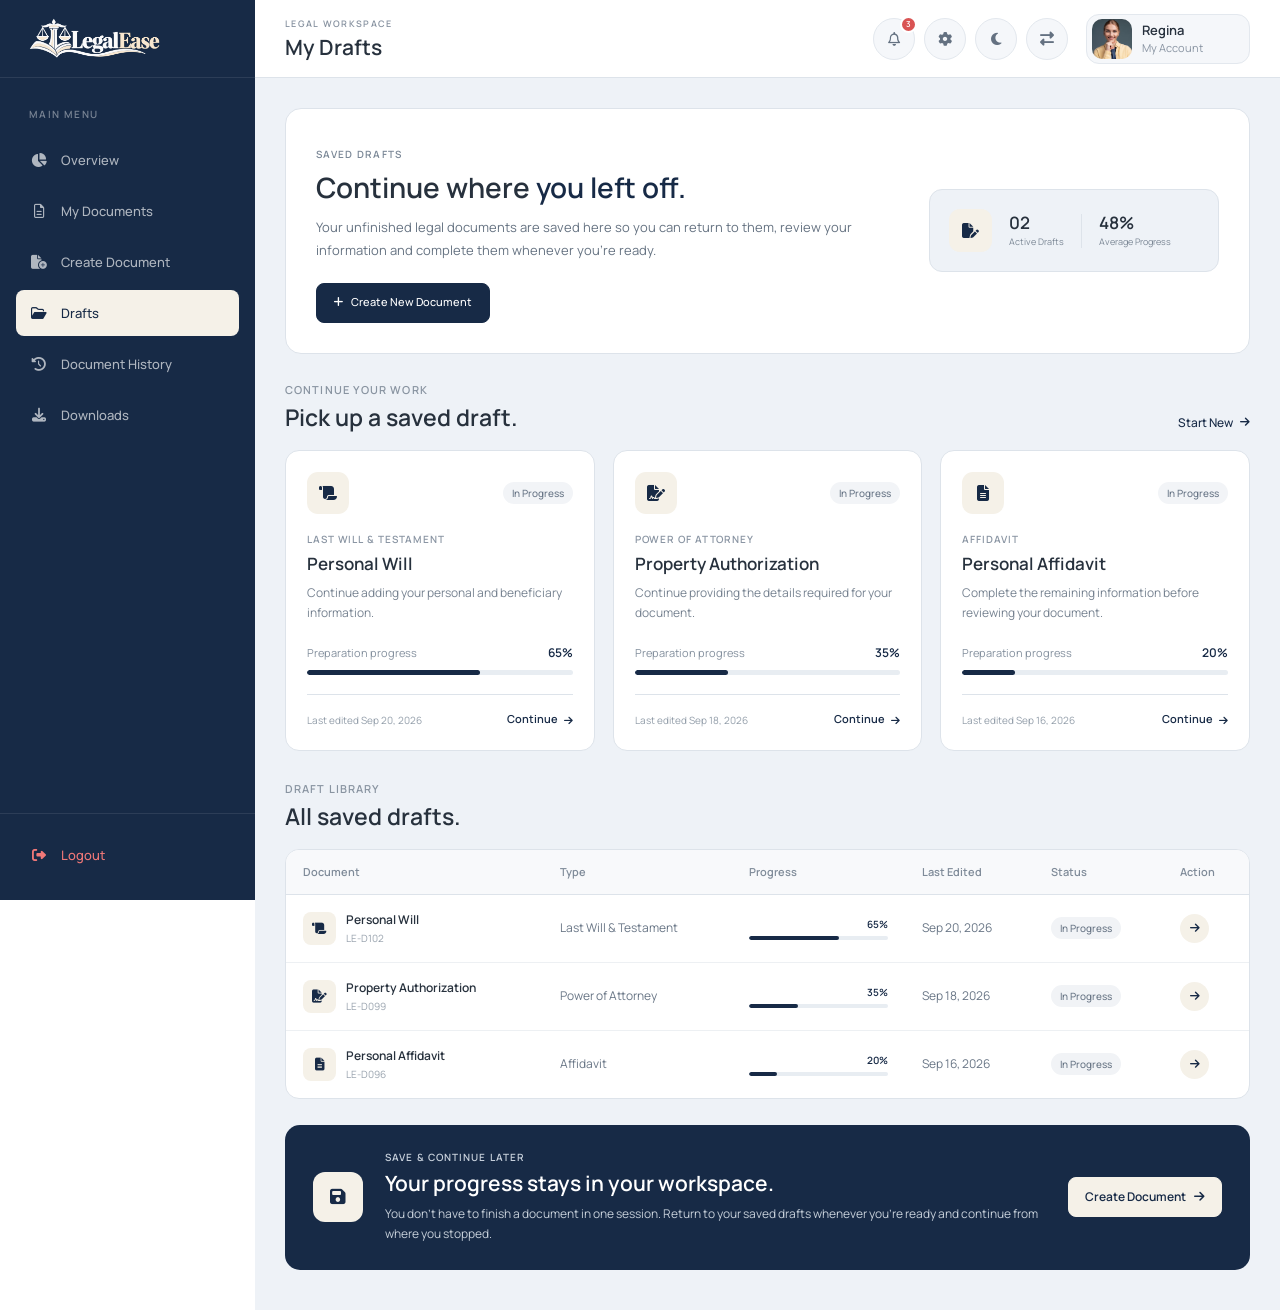
<file: d4.html>
<!DOCTYPE html>
<html lang="en">

<head>
    <meta charset="UTF-8">

    <meta name="viewport" content="width=device-width, initial-scale=1.0">
    <link rel="icon" type="image/png" href="images/favicon.png">
    <meta name="description" content="LegalEase - Simple and secure online legal document preparation.">

    <title>LegalEase</title>

    <!-- Google Font - Manrope -->
    <link rel="preconnect" href="https://fonts.googleapis.com">
    <link rel="preconnect" href="https://fonts.gstatic.com" crossorigin>
    <link rel="stylesheet" href="https://cdnjs.cloudflare.com/ajax/libs/font-awesome/6.5.2/css/all.min.css">
    <link href="https://fonts.googleapis.com/css2?family=Manrope:wght@400;500;600&display=swap" rel="stylesheet">

    <!-- Main CSS -->
    <link rel="stylesheet" href="css/dashboard.css">
</head>

<body>

    <!-- =====================================================
         DASHBOARD SIDEBAR
    ====================================================== -->

    <aside class="legalease-dashboard-sidebar" id="legalease-dashboard-sidebar">

        <div class="legalease-dashboard-sidebar-inner">

            <!-- Logo -->
            <div class="legalease-dashboard-logo">

                <a href="index.html">
                    <img src="images/logo-light.png" alt="LegalEase">
                </a>

                <button type="button" class="legalease-dashboard-sidebar-close" id="legalease-dashboard-sidebar-close"
                    aria-label="Close dashboard menu">
                    <i class="fa-solid fa-xmark"></i>
                </button>

            </div>


            <!-- Navigation -->
            <nav class="legalease-dashboard-nav">

                <span class="legalease-dashboard-nav-label">
                    MAIN MENU
                </span>

                <a href="dashboard.html" class="legalease-dashboard-nav-link">

                    <i class="fa-solid fa-pie-chart"></i>

                    <span>Overview</span>

                </a>


                <a href="d2.html" class="legalease-dashboard-nav-link">

                    <i class="fa-regular fa-file-lines"></i>

                    <span>My Documents</span>

                </a>


                <a href="d3.html" class="legalease-dashboard-nav-link">

                    <i class="fa-solid fa-file-circle-plus"></i>

                    <span>Create Document</span>

                </a>


                <a href="d4.html" class="legalease-dashboard-nav-link active">

                    <i class="fa-regular fa-folder-open"></i>

                    <span>Drafts</span>

                </a>


                <a href="d5.html" class="legalease-dashboard-nav-link">

                    <i class="fa-solid fa-clock-rotate-left"></i>

                    <span>Document History</span>

                </a>


                <a href="d6.html" class="legalease-dashboard-nav-link">

                    <i class="fa-solid fa-download"></i>

                    <span>Downloads</span>

                </a>

            </nav>


            <!-- Sidebar Bottom -->
            <div class="legalease-dashboard-sidebar-bottom">

                <div class="legalease-dashboard-sidebar-mobile-account">
                    <div class="legalease-dashboard-sidebar-mobile-actions">
                        <button type="button" class="legalease-dashboard-sidebar-icon" aria-label="Notifications">
                            <i class="fa-regular fa-bell"></i>
                        </button>
                        <button type="button" class="legalease-dashboard-sidebar-icon" aria-label="Settings">
                            <i class="fa-solid fa-gear"></i>
                        </button>
                    </div>

                    <button type="button" class="legalease-dashboard-sidebar-profile">
                        <span class="legalease-dashboard-profile-image">
                            <img src="images/profile.jpg" alt="Regina">
                        </span>
                        <span class="legalease-dashboard-profile-info">
                            <strong>Regina</strong>
                            <small>My Account</small>
                        </span>
                    </button>
                </div>

                <button type="button" class="legalease-dashboard-logout" id="legalease-dashboard-logout">

                    <i class="fa-solid fa-right-from-bracket"></i>

                    <span>Logout</span>

                </button>

            </div>

        </div>

    </aside>


    <!-- =====================================================
         DASHBOARD HEADER
    ====================================================== -->

    <header class="legalease-dashboard-header">

        <div class="legalease-dashboard-header-left">

            <!-- Mobile / Tablet Toggle -->
            <button type="button" class="legalease-dashboard-menu-toggle" id="legalease-dashboard-menu-toggle"
                aria-label="Open dashboard menu" aria-expanded="false">

                <i class="fa-solid fa-bars"></i>

            </button>


            <div class="legalease-dashboard-header-title">

                <span>LEGAL WORKSPACE</span>

                <h1>My Drafts</h1>

            </div>

        </div>

        <div class="legalease-dashboard-header-right">

            <!-- Notifications -->
            <button type="button" class="legalease-dashboard-header-icon" aria-label="Notifications">

                <i class="fa-regular fa-bell"></i>

                <span class="legalease-dashboard-notification-badge">
                    3
                </span>

            </button>


            <!-- Settings -->
            <button type="button" class="legalease-dashboard-header-icon" aria-label="Settings">

                <i class="fa-solid fa-gear"></i>

            </button>


            <!-- Dark Mode -->
            <button type="button" class="legalease-dashboard-header-icon" id="legalease-dashboard-theme-toggle"
                aria-label="Toggle dark mode" title="Dark Mode">

                <i class="fa-solid fa-moon"></i>

            </button>


            <!-- RTL -->
            <button type="button" class="legalease-dashboard-header-icon" id="legalease-dashboard-rtl-toggle"
                aria-label="Toggle RTL mode" title="RTL Mode">

                <i class="fa-solid fa-right-left"></i>

            </button>


            <!-- Profile -->
            <button type="button" class="legalease-dashboard-profile">

                <span class="legalease-dashboard-profile-image">
                    <img src="images/profile.jpg" alt="Regina">
                </span>

                <span class="legalease-dashboard-profile-info">
                    <strong>Regina</strong>
                    <small>My Account</small>
                </span>

            </button>

        </div>

    </header>


    <!-- =====================================================
         MOBILE OVERLAY
    ====================================================== -->

    <div class="legalease-dashboard-sidebar-overlay" id="legalease-dashboard-sidebar-overlay">
    </div>


    <!-- =====================================================
         LOGOUT CONFIRMATION POPUP
    ====================================================== -->

    <div class="legalease-dashboard-modal" id="legalease-dashboard-logout-modal" aria-hidden="true">

        <div class="legalease-dashboard-modal-overlay" id="legalease-dashboard-modal-overlay">
        </div>

        <div class="legalease-dashboard-modal-card">

            <div class="legalease-dashboard-modal-icon">
                <i class="fa-solid fa-right-from-bracket"></i>
            </div>

            <h2>Logout?</h2>

            <p>
                Are you sure you want to logout from your
                LegalEase workspace?
            </p>

            <div class="legalease-dashboard-modal-actions">

                <button type="button" class="legalease-dashboard-modal-no" id="legalease-dashboard-logout-no">
                    No
                </button>

                <button type="button" class="legalease-dashboard-modal-yes" id="legalease-dashboard-logout-yes">
                    Yes, Logout
                </button>

            </div>

        </div>

    </div>

    <main class="legalease-dashboard-main">


        <!-- SECTION 1 : DRAFTS OVERVIEW -->
        <section class="legalease-drafts-intro">

            <div class="legalease-drafts-intro-content">

                <span class="legalease-drafts-intro-label">
                    SAVED DRAFTS
                </span>

                <h2>
                    Continue where
                    <span>you left off.</span>
                </h2>

                <p>
                    Your unfinished legal documents are saved here so
                    you can return to them, review your information and
                    complete them whenever you're ready.
                </p>

                <a href="d3.html" class="legalease-drafts-create-btn">
                    <i class="fa-solid fa-plus"></i>
                    Create New Document
                </a>

            </div>


            <div class="legalease-drafts-summary">

                <div class="legalease-drafts-summary-icon">
                    <i class="fa-solid fa-file-pen"></i>
                </div>

                <div>
                    <strong>02</strong>
                    <span>Active Drafts</span>
                </div>

                <div class="legalease-drafts-summary-line"></div>

                <div>
                    <strong>48%</strong>
                    <span>Average Progress</span>
                </div>

            </div>

        </section>


        <!-- SECTION 2 : CONTINUE YOUR DRAFTS -->
        <section class="legalease-drafts-continue">

            <div class="legalease-drafts-section-heading">

                <div>
                    <span>CONTINUE YOUR WORK</span>

                    <h2>
                        Pick up a saved draft.
                    </h2>
                </div>

                <a href="d3.html">
                    Start New
                    <i class="fa-solid fa-arrow-right"></i>
                </a>

            </div>


            <div class="legalease-drafts-cards">


                <!-- Draft Card 1 -->
                <article class="legalease-draft-card">

                    <div class="legalease-draft-card-top">

                        <div class="legalease-draft-icon">
                            <i class="fa-solid fa-scroll"></i>
                        </div>

                        <span class="legalease-draft-status">
                            In Progress
                        </span>

                    </div>

                    <div class="legalease-draft-card-content">

                        <span>LAST WILL &amp; TESTAMENT</span>

                        <h3>
                            Personal Will
                        </h3>

                        <p>
                            Continue adding your personal and
                            beneficiary information.
                        </p>

                    </div>


                    <div class="legalease-draft-progress">

                        <div class="legalease-draft-progress-info">
                            <span>Preparation progress</span>
                            <strong>65%</strong>
                        </div>

                        <div class="legalease-draft-progress-track">
                            <span style="width:65%;"></span>
                        </div>

                    </div>


                    <div class="legalease-draft-card-footer">

                        <small>
                            Last edited Sep 20, 2026
                        </small>

                        <a href="d3.html">
                            Continue
                            <i class="fa-solid fa-arrow-right"></i>
                        </a>

                    </div>

                </article>


                <!-- Draft Card 2 -->
                <article class="legalease-draft-card">

                    <div class="legalease-draft-card-top">

                        <div class="legalease-draft-icon">
                            <i class="fa-solid fa-file-signature"></i>
                        </div>

                        <span class="legalease-draft-status">
                            In Progress
                        </span>

                    </div>

                    <div class="legalease-draft-card-content">

                        <span>POWER OF ATTORNEY</span>

                        <h3>
                            Property Authorization
                        </h3>

                        <p>
                            Continue providing the details required
                            for your document.
                        </p>

                    </div>


                    <div class="legalease-draft-progress">

                        <div class="legalease-draft-progress-info">
                            <span>Preparation progress</span>
                            <strong>35%</strong>
                        </div>

                        <div class="legalease-draft-progress-track">
                            <span style="width:35%;"></span>
                        </div>

                    </div>


                    <div class="legalease-draft-card-footer">

                        <small>
                            Last edited Sep 18, 2026
                        </small>

                        <a href="d3.html">
                            Continue
                            <i class="fa-solid fa-arrow-right"></i>
                        </a>

                    </div>

                </article>


                <!-- Draft Card 3 -->
                <article class="legalease-draft-card">

                    <div class="legalease-draft-card-top">

                        <div class="legalease-draft-icon">
                            <i class="fa-solid fa-file-lines"></i>
                        </div>

                        <span class="legalease-draft-status">
                            In Progress
                        </span>

                    </div>

                    <div class="legalease-draft-card-content">

                        <span>AFFIDAVIT</span>

                        <h3>
                            Personal Affidavit
                        </h3>

                        <p>
                            Complete the remaining information
                            before reviewing your document.
                        </p>

                    </div>


                    <div class="legalease-draft-progress">

                        <div class="legalease-draft-progress-info">
                            <span>Preparation progress</span>
                            <strong>20%</strong>
                        </div>

                        <div class="legalease-draft-progress-track">
                            <span style="width:20%;"></span>
                        </div>

                    </div>


                    <div class="legalease-draft-card-footer">

                        <small>
                            Last edited Sep 16, 2026
                        </small>

                        <a href="d3.html">
                            Continue
                            <i class="fa-solid fa-arrow-right"></i>
                        </a>

                    </div>

                </article>

            </div>

        </section>


        <!-- SECTION 3 : ALL DRAFTS -->
        <section class="legalease-drafts-list-section">

            <div class="legalease-drafts-section-heading">

                <div>
                    <span>DRAFT LIBRARY</span>

                    <h2>
                        All saved drafts.
                    </h2>
                </div>

            </div>


            <div class="legalease-drafts-table-wrap">

                <table class="legalease-drafts-table">

                    <thead>
                        <tr>
                            <th>Document</th>
                            <th>Type</th>
                            <th>Progress</th>
                            <th>Last Edited</th>
                            <th>Status</th>
                            <th>Action</th>
                        </tr>
                    </thead>

                    <tbody>

                        <tr>

                            <td>
                                <div class="legalease-drafts-table-document">

                                    <span>
                                        <i class="fa-solid fa-scroll"></i>
                                    </span>

                                    <div>
                                        <strong>Personal Will</strong>
                                        <small>LE-D102</small>
                                    </div>

                                </div>
                            </td>

                            <td>Last Will &amp; Testament</td>

                            <td>
                                <div class="legalease-drafts-table-progress">

                                    <div>
                                        <span>65%</span>
                                    </div>

                                    <div class="legalease-drafts-table-progress-track">
                                        <span style="width:65%;"></span>
                                    </div>

                                </div>
                            </td>

                            <td>Sep 20, 2026</td>

                            <td>
                                <span class="legalease-drafts-table-status">
                                    In Progress
                                </span>
                            </td>

                            <td>
                                <a href="d3.html" class="legalease-drafts-table-action">
                                    <i class="fa-solid fa-arrow-right"></i>
                                </a>
                            </td>

                        </tr>


                        <tr>

                            <td>
                                <div class="legalease-drafts-table-document">

                                    <span>
                                        <i class="fa-solid fa-file-signature"></i>
                                    </span>

                                    <div>
                                        <strong>Property Authorization</strong>
                                        <small>LE-D099</small>
                                    </div>

                                </div>
                            </td>

                            <td>Power of Attorney</td>

                            <td>
                                <div class="legalease-drafts-table-progress">

                                    <div>
                                        <span>35%</span>
                                    </div>

                                    <div class="legalease-drafts-table-progress-track">
                                        <span style="width:35%;"></span>
                                    </div>

                                </div>
                            </td>

                            <td>Sep 18, 2026</td>

                            <td>
                                <span class="legalease-drafts-table-status">
                                    In Progress
                                </span>
                            </td>

                            <td>
                                <a href="d3.html" class="legalease-drafts-table-action">
                                    <i class="fa-solid fa-arrow-right"></i>
                                </a>
                            </td>

                        </tr>


                        <tr>

                            <td>
                                <div class="legalease-drafts-table-document">

                                    <span>
                                        <i class="fa-solid fa-file-lines"></i>
                                    </span>

                                    <div>
                                        <strong>Personal Affidavit</strong>
                                        <small>LE-D096</small>
                                    </div>

                                </div>
                            </td>

                            <td>Affidavit</td>

                            <td>
                                <div class="legalease-drafts-table-progress">

                                    <div>
                                        <span>20%</span>
                                    </div>

                                    <div class="legalease-drafts-table-progress-track">
                                        <span style="width:20%;"></span>
                                    </div>

                                </div>
                            </td>

                            <td>Sep 16, 2026</td>

                            <td>
                                <span class="legalease-drafts-table-status">
                                    In Progress
                                </span>
                            </td>

                            <td>
                                <a href="d3.html" class="legalease-drafts-table-action">
                                    <i class="fa-solid fa-arrow-right"></i>
                                </a>
                            </td>

                        </tr>

                    </tbody>

                </table>

            </div>

        </section>


        <!-- SECTION 4 : SAVE & CONTINUE -->
        <section class="legalease-drafts-save">

            <div class="legalease-drafts-save-icon">
                <i class="fa-solid fa-floppy-disk"></i>
            </div>

            <div class="legalease-drafts-save-content">

                <span>
                    SAVE &amp; CONTINUE LATER
                </span>

                <h2>
                    Your progress stays in your workspace.
                </h2>

                <p>
                    You don't have to finish a document in one session.
                    Return to your saved drafts whenever you're ready
                    and continue from where you stopped.
                </p>

            </div>

            <a href="d3.html" class="legalease-drafts-save-btn">
                Create Document
                <i class="fa-solid fa-arrow-right"></i>
            </a>

        </section>

    </main>


    <!-- ==========================================
     JavaScript
     ========================================== -->

    <script src="js/dashboard.js"></script>

</body>

</html>
</file>
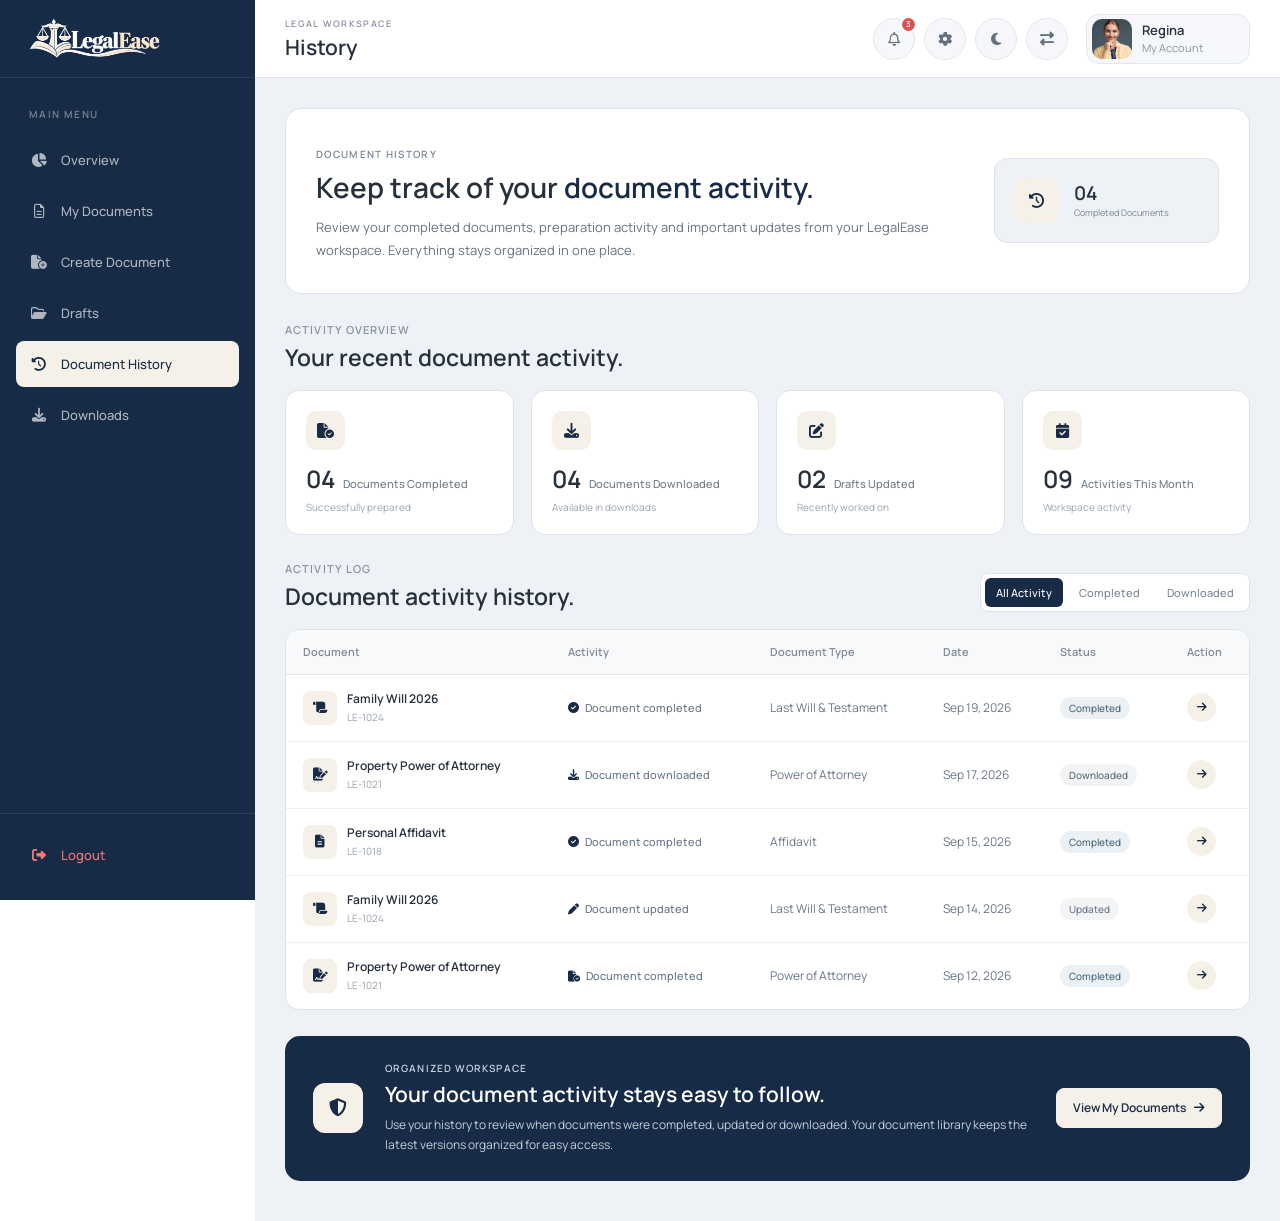
<file: d5.html>
<!DOCTYPE html>
<html lang="en">

<head>
    <meta charset="UTF-8">

    <meta name="viewport" content="width=device-width, initial-scale=1.0">
    <link rel="icon" type="image/png" href="images/favicon.png">
    <meta name="description" content="LegalEase - Simple and secure online legal document preparation.">

    <title>LegalEase</title>

    <!-- Google Font - Manrope -->
    <link rel="preconnect" href="https://fonts.googleapis.com">
    <link rel="preconnect" href="https://fonts.gstatic.com" crossorigin>
    <link rel="stylesheet" href="https://cdnjs.cloudflare.com/ajax/libs/font-awesome/6.5.2/css/all.min.css">
    <link href="https://fonts.googleapis.com/css2?family=Manrope:wght@400;500;600&display=swap" rel="stylesheet">

    <!-- Main CSS -->
    <link rel="stylesheet" href="css/dashboard.css">
</head>

<body>

    <!-- =====================================================
         DASHBOARD SIDEBAR
    ====================================================== -->

    <aside class="legalease-dashboard-sidebar" id="legalease-dashboard-sidebar">

        <div class="legalease-dashboard-sidebar-inner">

            <!-- Logo -->
            <div class="legalease-dashboard-logo">

                <a href="index.html">
                    <img src="images/logo-light.png" alt="LegalEase">
                </a>

                <button type="button" class="legalease-dashboard-sidebar-close" id="legalease-dashboard-sidebar-close"
                    aria-label="Close dashboard menu">
                    <i class="fa-solid fa-xmark"></i>
                </button>

            </div>


            <!-- Navigation -->
            <nav class="legalease-dashboard-nav">

                <span class="legalease-dashboard-nav-label">
                    MAIN MENU
                </span>

                <a href="dashboard.html" class="legalease-dashboard-nav-link">

                    <i class="fa-solid fa-pie-chart"></i>

                    <span>Overview</span>

                </a>


                <a href="d2.html" class="legalease-dashboard-nav-link">

                    <i class="fa-regular fa-file-lines"></i>

                    <span>My Documents</span>

                </a>


                <a href="d3.html" class="legalease-dashboard-nav-link">

                    <i class="fa-solid fa-file-circle-plus"></i>

                    <span>Create Document</span>

                </a>


                <a href="d4.html" class="legalease-dashboard-nav-link">

                    <i class="fa-regular fa-folder-open"></i>

                    <span>Drafts</span>

                </a>


                <a href="d5.html" class="legalease-dashboard-nav-link active">

                    <i class="fa-solid fa-clock-rotate-left"></i>

                    <span>Document History</span>

                </a>


                <a href="d6.html" class="legalease-dashboard-nav-link">

                    <i class="fa-solid fa-download"></i>

                    <span>Downloads</span>

                </a>

            </nav>


            <!-- Sidebar Bottom -->
            <div class="legalease-dashboard-sidebar-bottom">

                <div class="legalease-dashboard-sidebar-mobile-account">
                    <div class="legalease-dashboard-sidebar-mobile-actions">
                        <button type="button" class="legalease-dashboard-sidebar-icon" aria-label="Notifications">
                            <i class="fa-regular fa-bell"></i>
                        </button>
                        <button type="button" class="legalease-dashboard-sidebar-icon" aria-label="Settings">
                            <i class="fa-solid fa-gear"></i>
                        </button>
                    </div>

                    <button type="button" class="legalease-dashboard-sidebar-profile">
                        <span class="legalease-dashboard-profile-image">
                            <img src="images/profile.jpg" alt="Regina">
                        </span>
                        <span class="legalease-dashboard-profile-info">
                            <strong>Regina</strong>
                            <small>My Account</small>
                        </span>
                    </button>
                </div>

                <button type="button" class="legalease-dashboard-logout" id="legalease-dashboard-logout">

                    <i class="fa-solid fa-right-from-bracket"></i>

                    <span>Logout</span>

                </button>

            </div>

        </div>

    </aside>


    <!-- =====================================================
         DASHBOARD HEADER
    ====================================================== -->

    <header class="legalease-dashboard-header">

        <div class="legalease-dashboard-header-left">

            <!-- Mobile / Tablet Toggle -->
            <button type="button" class="legalease-dashboard-menu-toggle" id="legalease-dashboard-menu-toggle"
                aria-label="Open dashboard menu" aria-expanded="false">

                <i class="fa-solid fa-bars"></i>

            </button>


            <div class="legalease-dashboard-header-title">

                <span>LEGAL WORKSPACE</span>

                <h1>History</h1>

            </div>

        </div>

        <div class="legalease-dashboard-header-right">

            <!-- Notifications -->
            <button type="button" class="legalease-dashboard-header-icon" aria-label="Notifications">

                <i class="fa-regular fa-bell"></i>

                <span class="legalease-dashboard-notification-badge">
                    3
                </span>

            </button>


            <!-- Settings -->
            <button type="button" class="legalease-dashboard-header-icon" aria-label="Settings">

                <i class="fa-solid fa-gear"></i>

            </button>


            <!-- Dark Mode -->
            <button type="button" class="legalease-dashboard-header-icon" id="legalease-dashboard-theme-toggle"
                aria-label="Toggle dark mode" title="Dark Mode">

                <i class="fa-solid fa-moon"></i>

            </button>


            <!-- RTL -->
            <button type="button" class="legalease-dashboard-header-icon" id="legalease-dashboard-rtl-toggle"
                aria-label="Toggle RTL mode" title="RTL Mode">

                <i class="fa-solid fa-right-left"></i>

            </button>


            <!-- Profile -->
            <button type="button" class="legalease-dashboard-profile">

                <span class="legalease-dashboard-profile-image">
                    <img src="images/profile.jpg" alt="Regina">
                </span>

                <span class="legalease-dashboard-profile-info">
                    <strong>Regina</strong>
                    <small>My Account</small>
                </span>

            </button>

        </div>

    </header>


    <!-- =====================================================
         MOBILE OVERLAY
    ====================================================== -->

    <div class="legalease-dashboard-sidebar-overlay" id="legalease-dashboard-sidebar-overlay">
    </div>


    <!-- =====================================================
         LOGOUT CONFIRMATION POPUP
    ====================================================== -->

    <div class="legalease-dashboard-modal" id="legalease-dashboard-logout-modal" aria-hidden="true">

        <div class="legalease-dashboard-modal-overlay" id="legalease-dashboard-modal-overlay">
        </div>

        <div class="legalease-dashboard-modal-card">

            <div class="legalease-dashboard-modal-icon">
                <i class="fa-solid fa-right-from-bracket"></i>
            </div>

            <h2>Logout?</h2>

            <p>
                Are you sure you want to logout from your
                LegalEase workspace?
            </p>

            <div class="legalease-dashboard-modal-actions">

                <button type="button" class="legalease-dashboard-modal-no" id="legalease-dashboard-logout-no">
                    No
                </button>

                <button type="button" class="legalease-dashboard-modal-yes" id="legalease-dashboard-logout-yes">
                    Yes, Logout
                </button>

            </div>

        </div>

    </div>


    <main class="legalease-dashboard-main">

        <!-- SECTION 1 : HISTORY INTRO -->
        <section class="legalease-history-intro">

            <div class="legalease-history-intro-content">

                <span class="legalease-history-intro-label">
                    DOCUMENT HISTORY
                </span>

                <h2>
                    Keep track of your
                    <span>document activity.</span>
                </h2>

                <p>
                    Review your completed documents, preparation activity
                    and important updates from your LegalEase workspace.
                    Everything stays organized in one place.
                </p>

            </div>

            <div class="legalease-history-summary">

                <div class="legalease-history-summary-icon">
                    <i class="fa-solid fa-clock-rotate-left"></i>
                </div>

                <div>
                    <strong>04</strong>
                    <span>Completed Documents</span>
                </div>

            </div>

        </section>


        <!-- SECTION 2 : ACTIVITY SUMMARY -->
        <section class="legalease-history-summary-section">

            <div class="legalease-history-section-heading">

                <div>
                    <span>ACTIVITY OVERVIEW</span>

                    <h2>
                        Your recent document activity.
                    </h2>
                </div>

            </div>


            <div class="legalease-history-stat-grid">

                <div class="legalease-history-stat-card">

                    <div class="legalease-history-stat-icon">
                        <i class="fa-solid fa-file-circle-check"></i>
                    </div>

                    <div>
                        <strong>04</strong>
                        <span>Documents Completed</span>
                    </div>

                    <small>
                        Successfully prepared
                    </small>

                </div>


                <div class="legalease-history-stat-card">

                    <div class="legalease-history-stat-icon">
                        <i class="fa-solid fa-download"></i>
                    </div>

                    <div>
                        <strong>04</strong>
                        <span>Documents Downloaded</span>
                    </div>

                    <small>
                        Available in downloads
                    </small>

                </div>


                <div class="legalease-history-stat-card">

                    <div class="legalease-history-stat-icon">
                        <i class="fa-solid fa-pen-to-square"></i>
                    </div>

                    <div>
                        <strong>02</strong>
                        <span>Drafts Updated</span>
                    </div>

                    <small>
                        Recently worked on
                    </small>

                </div>


                <div class="legalease-history-stat-card">

                    <div class="legalease-history-stat-icon">
                        <i class="fa-solid fa-calendar-check"></i>
                    </div>

                    <div>
                        <strong>09</strong>
                        <span>Activities This Month</span>
                    </div>

                    <small>
                        Workspace activity
                    </small>

                </div>

            </div>

        </section>


        <!-- SECTION 3 : DOCUMENT HISTORY TABLE -->
        <section class="legalease-history-list-section">

            <div class="legalease-history-section-heading">

                <div>
                    <span>ACTIVITY LOG</span>

                    <h2>
                        Document activity history.
                    </h2>
                </div>

                <div class="legalease-history-filter">

                    <button type="button" class="active">
                        All Activity
                    </button>

                    <button type="button">
                        Completed
                    </button>

                    <button type="button">
                        Downloaded
                    </button>

                </div>

            </div>


            <div class="legalease-history-table-wrap">

                <table class="legalease-history-table">

                    <thead>

                        <tr>
                            <th>Document</th>
                            <th>Activity</th>
                            <th>Document Type</th>
                            <th>Date</th>
                            <th>Status</th>
                            <th>Action</th>
                        </tr>

                    </thead>

                    <tbody>

                        <tr>

                            <td>
                                <div class="legalease-history-document">

                                    <span>
                                        <i class="fa-solid fa-scroll"></i>
                                    </span>

                                    <div>
                                        <strong>Family Will 2026</strong>
                                        <small>LE-1024</small>
                                    </div>

                                </div>
                            </td>

                            <td>
                                <span class="legalease-history-activity">
                                    <i class="fa-solid fa-circle-check"></i>
                                    Document completed
                                </span>
                            </td>

                            <td>
                                Last Will &amp; Testament
                            </td>

                            <td>
                                Sep 19, 2026
                            </td>

                            <td>
                                <span class="legalease-history-status completed">
                                    Completed
                                </span>
                            </td>

                            <td>
                                <a href="d2.html" class="legalease-history-action" aria-label="View document">
                                    <i class="fa-solid fa-arrow-right"></i>
                                </a>
                            </td>

                        </tr>


                        <tr>

                            <td>
                                <div class="legalease-history-document">

                                    <span>
                                        <i class="fa-solid fa-file-signature"></i>
                                    </span>

                                    <div>
                                        <strong>Property Power of Attorney</strong>
                                        <small>LE-1021</small>
                                    </div>

                                </div>
                            </td>

                            <td>
                                <span class="legalease-history-activity">
                                    <i class="fa-solid fa-download"></i>
                                    Document downloaded
                                </span>
                            </td>

                            <td>
                                Power of Attorney
                            </td>

                            <td>
                                Sep 17, 2026
                            </td>

                            <td>
                                <span class="legalease-history-status downloaded">
                                    Downloaded
                                </span>
                            </td>

                            <td>
                                <a href="d2.html" class="legalease-history-action" aria-label="View document">
                                    <i class="fa-solid fa-arrow-right"></i>
                                </a>
                            </td>

                        </tr>


                        <tr>

                            <td>
                                <div class="legalease-history-document">

                                    <span>
                                        <i class="fa-solid fa-file-lines"></i>
                                    </span>

                                    <div>
                                        <strong>Personal Affidavit</strong>
                                        <small>LE-1018</small>
                                    </div>

                                </div>
                            </td>

                            <td>
                                <span class="legalease-history-activity">
                                    <i class="fa-solid fa-circle-check"></i>
                                    Document completed
                                </span>
                            </td>

                            <td>
                                Affidavit
                            </td>

                            <td>
                                Sep 15, 2026
                            </td>

                            <td>
                                <span class="legalease-history-status completed">
                                    Completed
                                </span>
                            </td>

                            <td>
                                <a href="d2.html" class="legalease-history-action" aria-label="View document">
                                    <i class="fa-solid fa-arrow-right"></i>
                                </a>
                            </td>

                        </tr>


                        <tr>

                            <td>
                                <div class="legalease-history-document">

                                    <span>
                                        <i class="fa-solid fa-scroll"></i>
                                    </span>

                                    <div>
                                        <strong>Family Will 2026</strong>
                                        <small>LE-1024</small>
                                    </div>

                                </div>
                            </td>

                            <td>
                                <span class="legalease-history-activity">
                                    <i class="fa-solid fa-pen"></i>
                                    Document updated
                                </span>
                            </td>

                            <td>
                                Last Will &amp; Testament
                            </td>

                            <td>
                                Sep 14, 2026
                            </td>

                            <td>
                                <span class="legalease-history-status updated">
                                    Updated
                                </span>
                            </td>

                            <td>
                                <a href="d2.html" class="legalease-history-action" aria-label="View document">
                                    <i class="fa-solid fa-arrow-right"></i>
                                </a>
                            </td>

                        </tr>


                        <tr>

                            <td>
                                <div class="legalease-history-document">

                                    <span>
                                        <i class="fa-solid fa-file-signature"></i>
                                    </span>

                                    <div>
                                        <strong>Property Power of Attorney</strong>
                                        <small>LE-1021</small>
                                    </div>

                                </div>
                            </td>

                            <td>
                                <span class="legalease-history-activity">
                                    <i class="fa-solid fa-file-circle-check"></i>
                                    Document completed
                                </span>
                            </td>

                            <td>
                                Power of Attorney
                            </td>

                            <td>
                                Sep 12, 2026
                            </td>

                            <td>
                                <span class="legalease-history-status completed">
                                    Completed
                                </span>
                            </td>

                            <td>
                                <a href="d2.html" class="legalease-history-action" aria-label="View document">
                                    <i class="fa-solid fa-arrow-right"></i>
                                </a>
                            </td>

                        </tr>

                    </tbody>

                </table>

            </div>

        </section>


        <!-- SECTION 4 : HISTORY INFO -->
        <section class="legalease-history-info">

            <div class="legalease-history-info-icon">
                <i class="fa-solid fa-shield-halved"></i>
            </div>

            <div class="legalease-history-info-content">

                <span>
                    ORGANIZED WORKSPACE
                </span>

                <h2>
                    Your document activity stays easy to follow.
                </h2>

                <p>
                    Use your history to review when documents were completed,
                    updated or downloaded. Your document library keeps the
                    latest versions organized for easy access.
                </p>

            </div>

            <a href="d2.html" class="legalease-history-info-btn">
                View My Documents
                <i class="fa-solid fa-arrow-right"></i>
            </a>

        </section>

    </main>

    <!-- ==========================================
     JavaScript
     ========================================== -->

    <script src="js/dashboard.js"></script>

</body>

</html>
</file>
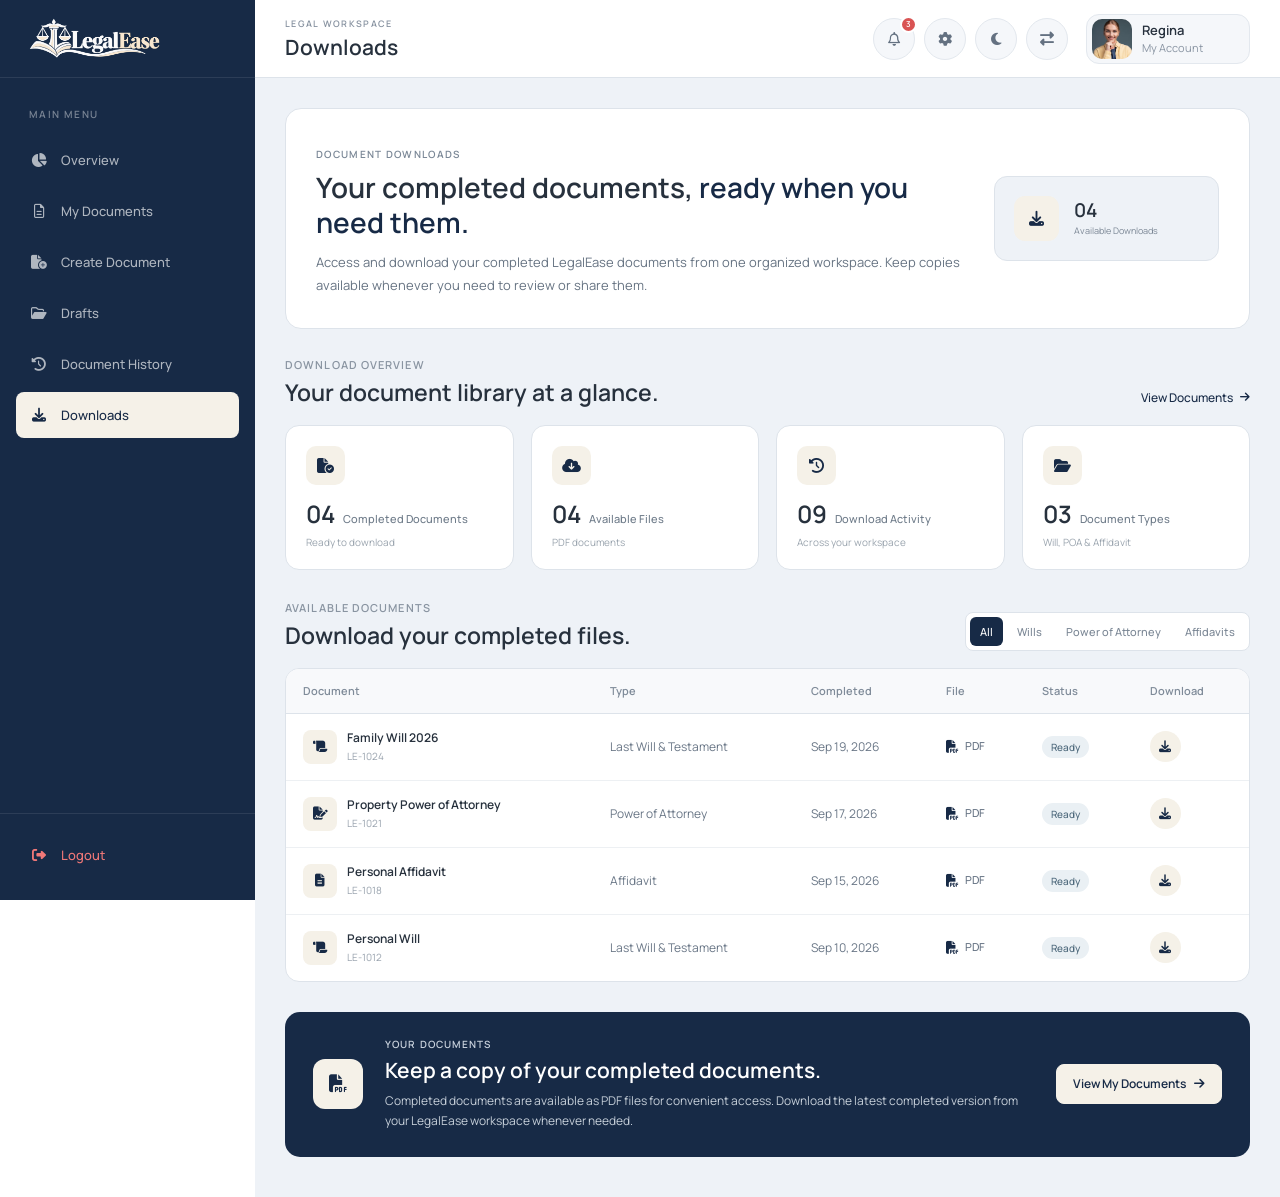
<file: d6.html>
<!DOCTYPE html>
<html lang="en">

<head>
    <meta charset="UTF-8">

    <meta name="viewport" content="width=device-width, initial-scale=1.0">
    <link rel="icon" type="image/png" href="images/favicon.png">
    <meta name="description" content="LegalEase - Simple and secure online legal document preparation.">

    <title>LegalEase</title>

    <!-- Google Font - Manrope -->
    <link rel="preconnect" href="https://fonts.googleapis.com">
    <link rel="preconnect" href="https://fonts.gstatic.com" crossorigin>
    <link rel="stylesheet" href="https://cdnjs.cloudflare.com/ajax/libs/font-awesome/6.5.2/css/all.min.css">
    <link href="https://fonts.googleapis.com/css2?family=Manrope:wght@400;500;600&display=swap" rel="stylesheet">

    <!-- Main CSS -->
    <link rel="stylesheet" href="css/dashboard.css">
</head>

<body>

    <!-- =====================================================
         DASHBOARD SIDEBAR
    ====================================================== -->

    <aside class="legalease-dashboard-sidebar" id="legalease-dashboard-sidebar">

        <div class="legalease-dashboard-sidebar-inner">

            <!-- Logo -->
            <div class="legalease-dashboard-logo">

                <a href="index.html">
                    <img src="images/logo-light.png" alt="LegalEase">
                </a>

                <button type="button" class="legalease-dashboard-sidebar-close" id="legalease-dashboard-sidebar-close"
                    aria-label="Close dashboard menu">
                    <i class="fa-solid fa-xmark"></i>
                </button>

            </div>


            <!-- Navigation -->
            <nav class="legalease-dashboard-nav">

                <span class="legalease-dashboard-nav-label">
                    MAIN MENU
                </span>

                <a href="dashboard.html" class="legalease-dashboard-nav-link">

                    <i class="fa-solid fa-pie-chart"></i>

                    <span>Overview</span>

                </a>


                <a href="d2.html" class="legalease-dashboard-nav-link">

                    <i class="fa-regular fa-file-lines"></i>

                    <span>My Documents</span>

                </a>


                <a href="d3.html" class="legalease-dashboard-nav-link">

                    <i class="fa-solid fa-file-circle-plus"></i>

                    <span>Create Document</span>

                </a>


                <a href="d4.html" class="legalease-dashboard-nav-link">

                    <i class="fa-regular fa-folder-open"></i>

                    <span>Drafts</span>

                </a>


                <a href="d5.html" class="legalease-dashboard-nav-link">

                    <i class="fa-solid fa-clock-rotate-left"></i>

                    <span>Document History</span>

                </a>


                <a href="d6.html" class="legalease-dashboard-nav-link active">

                    <i class="fa-solid fa-download"></i>

                    <span>Downloads</span>

                </a>

            </nav>


            <!-- Sidebar Bottom -->
            <div class="legalease-dashboard-sidebar-bottom">

                <div class="legalease-dashboard-sidebar-mobile-account">
                    <div class="legalease-dashboard-sidebar-mobile-actions">
                        <button type="button" class="legalease-dashboard-sidebar-icon" aria-label="Notifications">
                            <i class="fa-regular fa-bell"></i>
                        </button>
                        <button type="button" class="legalease-dashboard-sidebar-icon" aria-label="Settings">
                            <i class="fa-solid fa-gear"></i>
                        </button>
                    </div>

                    <button type="button" class="legalease-dashboard-sidebar-profile">
                        <span class="legalease-dashboard-profile-image">
                            <img src="images/profile.jpg" alt="Regina">
                        </span>
                        <span class="legalease-dashboard-profile-info">
                            <strong>Regina</strong>
                            <small>My Account</small>
                        </span>
                    </button>
                </div>

                <button type="button" class="legalease-dashboard-logout" id="legalease-dashboard-logout">

                    <i class="fa-solid fa-right-from-bracket"></i>

                    <span>Logout</span>

                </button>

            </div>

        </div>

    </aside>


    <!-- =====================================================
         DASHBOARD HEADER
    ====================================================== -->

    <header class="legalease-dashboard-header">

        <div class="legalease-dashboard-header-left">

            <!-- Mobile / Tablet Toggle -->
            <button type="button" class="legalease-dashboard-menu-toggle" id="legalease-dashboard-menu-toggle"
                aria-label="Open dashboard menu" aria-expanded="false">

                <i class="fa-solid fa-bars"></i>

            </button>


            <div class="legalease-dashboard-header-title">

                <span>LEGAL WORKSPACE</span>

                <h1>Downloads</h1>

            </div>

        </div>

        <div class="legalease-dashboard-header-right">

            <!-- Notifications -->
            <button type="button" class="legalease-dashboard-header-icon" aria-label="Notifications">

                <i class="fa-regular fa-bell"></i>

                <span class="legalease-dashboard-notification-badge">
                    3
                </span>

            </button>


            <!-- Settings -->
            <button type="button" class="legalease-dashboard-header-icon" aria-label="Settings">

                <i class="fa-solid fa-gear"></i>

            </button>


            <!-- Dark Mode -->
            <button type="button" class="legalease-dashboard-header-icon" id="legalease-dashboard-theme-toggle"
                aria-label="Toggle dark mode" title="Dark Mode">

                <i class="fa-solid fa-moon"></i>

            </button>


            <!-- RTL -->
            <button type="button" class="legalease-dashboard-header-icon" id="legalease-dashboard-rtl-toggle"
                aria-label="Toggle RTL mode" title="RTL Mode">

                <i class="fa-solid fa-right-left"></i>

            </button>


            <!-- Profile -->
            <button type="button" class="legalease-dashboard-profile">

                <span class="legalease-dashboard-profile-image">
                    <img src="images/profile.jpg" alt="Regina">
                </span>

                <span class="legalease-dashboard-profile-info">
                    <strong>Regina</strong>
                    <small>My Account</small>
                </span>

            </button>

        </div>

    </header>


    <!-- =====================================================
         MOBILE OVERLAY
    ====================================================== -->

    <div class="legalease-dashboard-sidebar-overlay" id="legalease-dashboard-sidebar-overlay">
    </div>


    <!-- =====================================================
         LOGOUT CONFIRMATION POPUP
    ====================================================== -->

    <div class="legalease-dashboard-modal" id="legalease-dashboard-logout-modal" aria-hidden="true">

        <div class="legalease-dashboard-modal-overlay" id="legalease-dashboard-modal-overlay">
        </div>

        <div class="legalease-dashboard-modal-card">

            <div class="legalease-dashboard-modal-icon">
                <i class="fa-solid fa-right-from-bracket"></i>
            </div>

            <h2>Logout?</h2>

            <p>
                Are you sure you want to logout from your
                LegalEase workspace?
            </p>

            <div class="legalease-dashboard-modal-actions">

                <button type="button" class="legalease-dashboard-modal-no" id="legalease-dashboard-logout-no">
                    No
                </button>

                <button type="button" class="legalease-dashboard-modal-yes" id="legalease-dashboard-logout-yes">
                    Yes, Logout
                </button>

            </div>

        </div>

    </div>


    <!-- =====================================================
         DASHBOARD MAIN
    ====================================================== -->

    <main class="legalease-dashboard-main">

        <!-- SECTION 1 : DOWNLOADS INTRO -->
        <section class="legalease-downloads-intro">

            <div class="legalease-downloads-intro-content">

                <span class="legalease-downloads-intro-label">
                    DOCUMENT DOWNLOADS
                </span>

                <h2>
                    Your completed documents,
                    <span>ready when you need them.</span>
                </h2>

                <p>
                    Access and download your completed LegalEase documents
                    from one organized workspace. Keep copies available
                    whenever you need to review or share them.
                </p>

            </div>


            <div class="legalease-downloads-summary">

                <div class="legalease-downloads-summary-icon">
                    <i class="fa-solid fa-download"></i>
                </div>

                <div>
                    <strong>04</strong>
                    <span>Available Downloads</span>
                </div>

            </div>

        </section>


        <!-- SECTION 2 : DOWNLOAD SUMMARY -->
        <section class="legalease-downloads-overview">

            <div class="legalease-downloads-section-heading">

                <div>
                    <span>DOWNLOAD OVERVIEW</span>

                    <h2>
                        Your document library at a glance.
                    </h2>
                </div>

                <a href="d2.html">
                    View Documents
                    <i class="fa-solid fa-arrow-right"></i>
                </a>

            </div>


            <div class="legalease-downloads-stat-grid">

                <div class="legalease-downloads-stat-card">

                    <div class="legalease-downloads-stat-icon">
                        <i class="fa-solid fa-file-circle-check"></i>
                    </div>

                    <div>
                        <strong>04</strong>
                        <span>Completed Documents</span>
                    </div>

                    <small>
                        Ready to download
                    </small>

                </div>


                <div class="legalease-downloads-stat-card">

                    <div class="legalease-downloads-stat-icon">
                        <i class="fa-solid fa-cloud-arrow-down"></i>
                    </div>

                    <div>
                        <strong>04</strong>
                        <span>Available Files</span>
                    </div>

                    <small>
                        PDF documents
                    </small>

                </div>


                <div class="legalease-downloads-stat-card">

                    <div class="legalease-downloads-stat-icon">
                        <i class="fa-solid fa-clock-rotate-left"></i>
                    </div>

                    <div>
                        <strong>09</strong>
                        <span>Download Activity</span>
                    </div>

                    <small>
                        Across your workspace
                    </small>

                </div>


                <div class="legalease-downloads-stat-card">

                    <div class="legalease-downloads-stat-icon">
                        <i class="fa-solid fa-folder-open"></i>
                    </div>

                    <div>
                        <strong>03</strong>
                        <span>Document Types</span>
                    </div>

                    <small>
                        Will, POA &amp; Affidavit
                    </small>

                </div>

            </div>

        </section>


        <!-- SECTION 3 : AVAILABLE DOWNLOADS -->
        <section class="legalease-downloads-list">

            <div class="legalease-downloads-section-heading">

                <div>
                    <span>AVAILABLE DOCUMENTS</span>

                    <h2>
                        Download your completed files.
                    </h2>
                </div>

                <div class="legalease-downloads-filter">

                    <button type="button" class="active">
                        All
                    </button>

                    <button type="button">
                        Wills
                    </button>

                    <button type="button">
                        Power of Attorney
                    </button>

                    <button type="button">
                        Affidavits
                    </button>

                </div>

            </div>


            <div class="legalease-downloads-table-wrap">

                <table class="legalease-downloads-table">

                    <thead>

                        <tr>
                            <th>Document</th>
                            <th>Type</th>
                            <th>Completed</th>
                            <th>File</th>
                            <th>Status</th>
                            <th>Download</th>
                        </tr>

                    </thead>

                    <tbody>

                        <tr>

                            <td>
                                <div class="legalease-downloads-document">

                                    <span>
                                        <i class="fa-solid fa-scroll"></i>
                                    </span>

                                    <div>
                                        <strong>Family Will 2026</strong>
                                        <small>LE-1024</small>
                                    </div>

                                </div>
                            </td>

                            <td>
                                Last Will &amp; Testament
                            </td>

                            <td>
                                Sep 19, 2026
                            </td>

                            <td>
                                <span class="legalease-downloads-file">
                                    <i class="fa-solid fa-file-pdf"></i>
                                    PDF
                                </span>
                            </td>

                            <td>
                                <span class="legalease-downloads-status">
                                    Ready
                                </span>
                            </td>

                            <td>
                                <a href="#" class="legalease-download-button" aria-label="Download Family Will 2026">
                                    <i class="fa-solid fa-download"></i>
                                </a>
                            </td>

                        </tr>


                        <tr>

                            <td>
                                <div class="legalease-downloads-document">

                                    <span>
                                        <i class="fa-solid fa-file-signature"></i>
                                    </span>

                                    <div>
                                        <strong>Property Power of Attorney</strong>
                                        <small>LE-1021</small>
                                    </div>

                                </div>
                            </td>

                            <td>
                                Power of Attorney
                            </td>

                            <td>
                                Sep 17, 2026
                            </td>

                            <td>
                                <span class="legalease-downloads-file">
                                    <i class="fa-solid fa-file-pdf"></i>
                                    PDF
                                </span>
                            </td>

                            <td>
                                <span class="legalease-downloads-status">
                                    Ready
                                </span>
                            </td>

                            <td>
                                <a href="#" class="legalease-download-button"
                                    aria-label="Download Property Power of Attorney">
                                    <i class="fa-solid fa-download"></i>
                                </a>
                            </td>

                        </tr>


                        <tr>

                            <td>
                                <div class="legalease-downloads-document">

                                    <span>
                                        <i class="fa-solid fa-file-lines"></i>
                                    </span>

                                    <div>
                                        <strong>Personal Affidavit</strong>
                                        <small>LE-1018</small>
                                    </div>

                                </div>
                            </td>

                            <td>
                                Affidavit
                            </td>

                            <td>
                                Sep 15, 2026
                            </td>

                            <td>
                                <span class="legalease-downloads-file">
                                    <i class="fa-solid fa-file-pdf"></i>
                                    PDF
                                </span>
                            </td>

                            <td>
                                <span class="legalease-downloads-status">
                                    Ready
                                </span>
                            </td>

                            <td>
                                <a href="#" class="legalease-download-button" aria-label="Download Personal Affidavit">
                                    <i class="fa-solid fa-download"></i>
                                </a>
                            </td>

                        </tr>


                        <tr>

                            <td>
                                <div class="legalease-downloads-document">

                                    <span>
                                        <i class="fa-solid fa-scroll"></i>
                                    </span>

                                    <div>
                                        <strong>Personal Will</strong>
                                        <small>LE-1012</small>
                                    </div>

                                </div>
                            </td>

                            <td>
                                Last Will &amp; Testament
                            </td>

                            <td>
                                Sep 10, 2026
                            </td>

                            <td>
                                <span class="legalease-downloads-file">
                                    <i class="fa-solid fa-file-pdf"></i>
                                    PDF
                                </span>
                            </td>

                            <td>
                                <span class="legalease-downloads-status">
                                    Ready
                                </span>
                            </td>

                            <td>
                                <a href="#" class="legalease-download-button" aria-label="Download Personal Will">
                                    <i class="fa-solid fa-download"></i>
                                </a>
                            </td>

                        </tr>

                    </tbody>

                </table>

            </div>

        </section>


        <!-- SECTION 4 : DOWNLOAD INFORMATION -->
        <section class="legalease-downloads-info">

            <div class="legalease-downloads-info-icon">
                <i class="fa-solid fa-file-pdf"></i>
            </div>

            <div class="legalease-downloads-info-content">

                <span>
                    YOUR DOCUMENTS
                </span>

                <h2>
                    Keep a copy of your completed documents.
                </h2>

                <p>
                    Completed documents are available as PDF files for
                    convenient access. Download the latest completed
                    version from your LegalEase workspace whenever needed.
                </p>

            </div>

            <a href="d2.html" class="legalease-downloads-info-button">
                View My Documents
                <i class="fa-solid fa-arrow-right"></i>
            </a>

        </section>

    </main>

    <!-- ==========================================
     JavaScript
     ========================================== -->

    <script src="js/dashboard.js"></script>

</body>

</html>
</file>
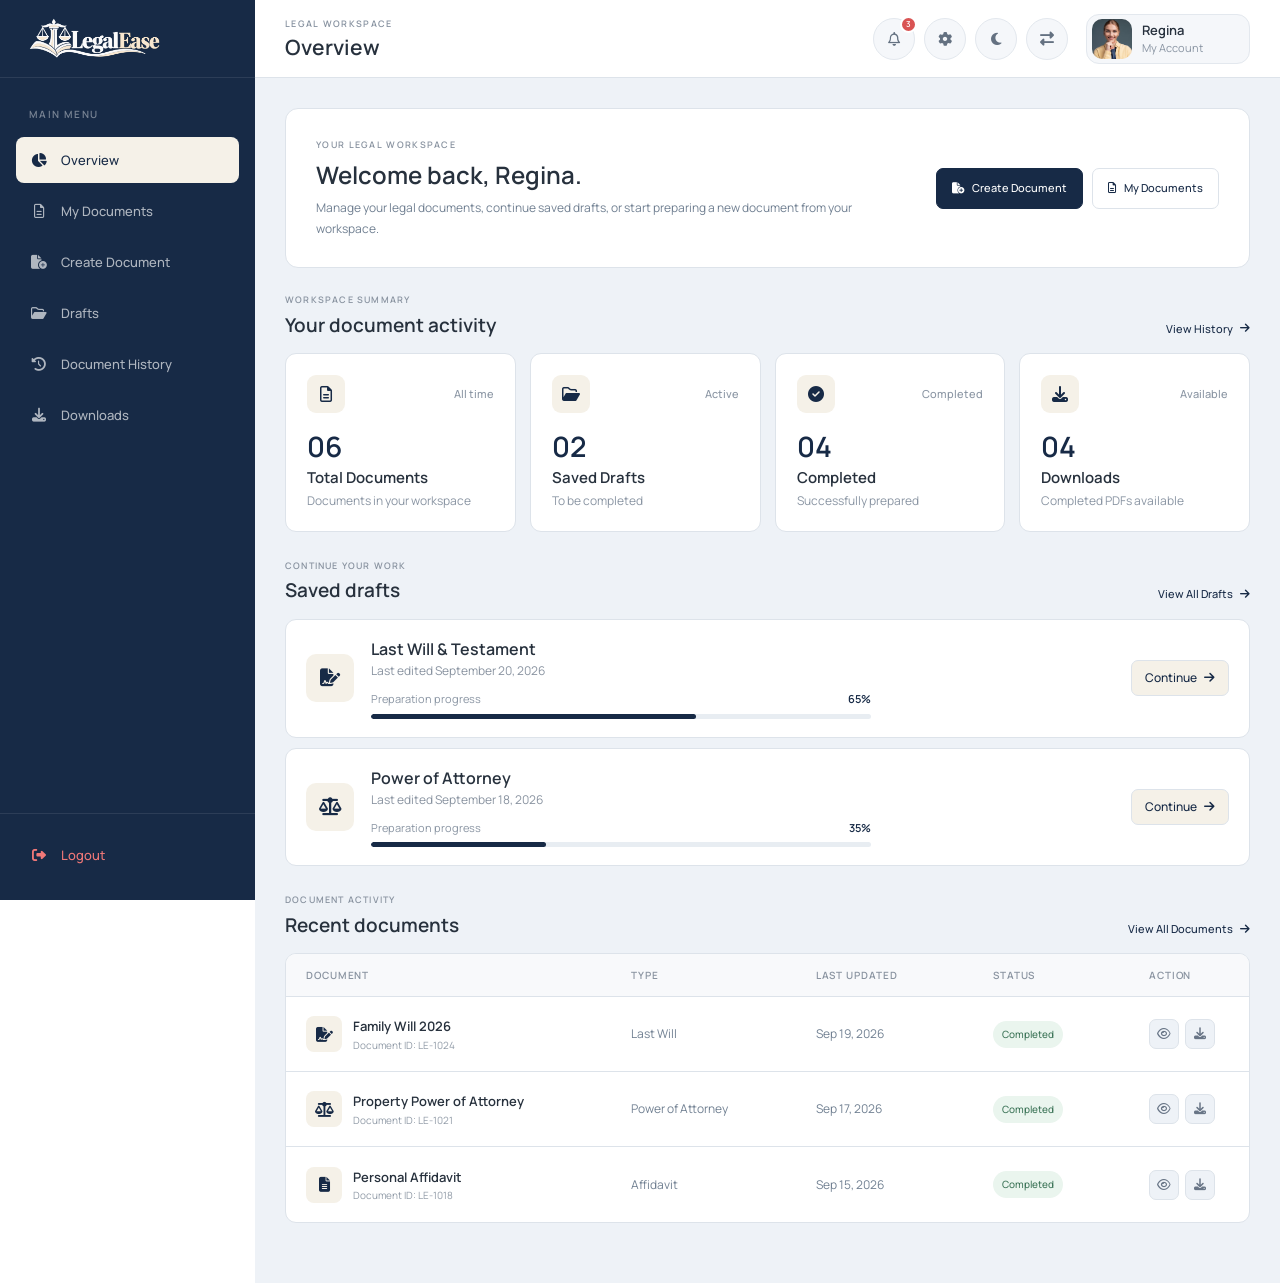
<file: dashboard.html>
<!DOCTYPE html>
<html lang="en">

<head>
    <meta charset="UTF-8">

    <meta name="viewport" content="width=device-width, initial-scale=1.0">
    <link rel="icon" type="image/png" href="images/favicon.png">
    <meta name="description" content="LegalEase - Simple and secure online legal document preparation.">

    <title>LegalEase</title>

    <!-- Google Font - Manrope -->
    <link rel="preconnect" href="https://fonts.googleapis.com">
    <link rel="preconnect" href="https://fonts.gstatic.com" crossorigin>
    <link rel="stylesheet" href="https://cdnjs.cloudflare.com/ajax/libs/font-awesome/6.5.2/css/all.min.css">
    <link href="https://fonts.googleapis.com/css2?family=Manrope:wght@400;500;600&display=swap" rel="stylesheet">

    <!-- Main CSS -->
    <link rel="stylesheet" href="css/dashboard.css">
</head>

<body>

    <!-- =====================================================
         DASHBOARD SIDEBAR
    ====================================================== -->

    <aside class="legalease-dashboard-sidebar" id="legalease-dashboard-sidebar">

        <div class="legalease-dashboard-sidebar-inner">

            <!-- Logo -->
            <div class="legalease-dashboard-logo">

                <a href="index.html">
                    <img src="images/logo-light.png" alt="LegalEase">
                </a>

                <button type="button" class="legalease-dashboard-sidebar-close" id="legalease-dashboard-sidebar-close"
                    aria-label="Close dashboard menu">
                    <i class="fa-solid fa-xmark"></i>
                </button>

            </div>


            <!-- Navigation -->
            <nav class="legalease-dashboard-nav">

                <span class="legalease-dashboard-nav-label">
                    MAIN MENU
                </span>

                <a href="dashboard.html" class="legalease-dashboard-nav-link active">

                    <i class="fa-solid fa-pie-chart"></i>

                    <span>Overview</span>

                </a>


                <a href="d2.html" class="legalease-dashboard-nav-link">

                    <i class="fa-regular fa-file-lines"></i>

                    <span>My Documents</span>

                </a>


                <a href="d3.html" class="legalease-dashboard-nav-link">

                    <i class="fa-solid fa-file-circle-plus"></i>

                    <span>Create Document</span>

                </a>


                <a href="d4.html" class="legalease-dashboard-nav-link">

                    <i class="fa-regular fa-folder-open"></i>

                    <span>Drafts</span>

                </a>


                <a href="d5.html" class="legalease-dashboard-nav-link">

                    <i class="fa-solid fa-clock-rotate-left"></i>

                    <span>Document History</span>

                </a>


                <a href="d6.html" class="legalease-dashboard-nav-link">

                    <i class="fa-solid fa-download"></i>

                    <span>Downloads</span>

                </a>

            </nav>


            <!-- Sidebar Bottom -->
            <div class="legalease-dashboard-sidebar-bottom">

                <div class="legalease-dashboard-sidebar-mobile-account">
                    <div class="legalease-dashboard-sidebar-mobile-actions">
                        <button type="button" class="legalease-dashboard-sidebar-icon" aria-label="Notifications">
                            <i class="fa-regular fa-bell"></i>
                        </button>
                        <button type="button" class="legalease-dashboard-sidebar-icon" aria-label="Settings">
                            <i class="fa-solid fa-gear"></i>
                        </button>
                    </div>

                    <button type="button" class="legalease-dashboard-sidebar-profile">
                        <span class="legalease-dashboard-profile-image">
                            <img src="images/profile.jpg" alt="Regina">
                        </span>
                        <span class="legalease-dashboard-profile-info">
                            <strong>Regina</strong>
                            <small>My Account</small>
                        </span>
                    </button>
                </div>

                <button type="button" class="legalease-dashboard-logout" id="legalease-dashboard-logout">

                    <i class="fa-solid fa-right-from-bracket"></i>

                    <span>Logout</span>

                </button>

            </div>

        </div>

    </aside>


    <!-- =====================================================
         DASHBOARD HEADER
    ====================================================== -->

    <header class="legalease-dashboard-header">

        <div class="legalease-dashboard-header-left">

            <!-- Mobile / Tablet Toggle -->
            <button type="button" class="legalease-dashboard-menu-toggle" id="legalease-dashboard-menu-toggle"
                aria-label="Open dashboard menu" aria-expanded="false">

                <i class="fa-solid fa-bars"></i>

            </button>


            <div class="legalease-dashboard-header-title">

                <span>LEGAL WORKSPACE</span>

                <h1>Overview</h1>

            </div>

        </div>

        <div class="legalease-dashboard-header-right">

            <!-- Notifications -->
            <button type="button" class="legalease-dashboard-header-icon" aria-label="Notifications">

                <i class="fa-regular fa-bell"></i>

                <span class="legalease-dashboard-notification-badge">
                    3
                </span>

            </button>


            <!-- Settings -->
            <button type="button" class="legalease-dashboard-header-icon" aria-label="Settings">

                <i class="fa-solid fa-gear"></i>

            </button>


            <!-- Dark Mode -->
            <button type="button" class="legalease-dashboard-header-icon" id="legalease-dashboard-theme-toggle"
                aria-label="Toggle dark mode" title="Dark Mode">

                <i class="fa-solid fa-moon"></i>

            </button>


            <!-- RTL -->
            <button type="button" class="legalease-dashboard-header-icon" id="legalease-dashboard-rtl-toggle"
                aria-label="Toggle RTL mode" title="RTL Mode">

                <i class="fa-solid fa-right-left"></i>

            </button>


            <!-- Profile -->
            <button type="button" class="legalease-dashboard-profile">

                <span class="legalease-dashboard-profile-image">
                    <img src="images/profile.jpg" alt="Regina">
                </span>

                <span class="legalease-dashboard-profile-info">
                    <strong>Regina</strong>
                    <small>My Account</small>
                </span>

            </button>

        </div>

    </header>


    <!-- =====================================================
         MOBILE OVERLAY
    ====================================================== -->

    <div class="legalease-dashboard-sidebar-overlay" id="legalease-dashboard-sidebar-overlay">
    </div>


    <!-- =====================================================
         LOGOUT CONFIRMATION POPUP
    ====================================================== -->

    <div class="legalease-dashboard-modal" id="legalease-dashboard-logout-modal" aria-hidden="true">

        <div class="legalease-dashboard-modal-overlay" id="legalease-dashboard-modal-overlay">
        </div>

        <div class="legalease-dashboard-modal-card">

            <div class="legalease-dashboard-modal-icon">
                <i class="fa-solid fa-right-from-bracket"></i>
            </div>

            <h2>Logout?</h2>

            <p>
                Are you sure you want to logout from your
                LegalEase workspace?
            </p>

            <div class="legalease-dashboard-modal-actions">

                <button type="button" class="legalease-dashboard-modal-no" id="legalease-dashboard-logout-no">
                    No
                </button>

                <button type="button" class="legalease-dashboard-modal-yes" id="legalease-dashboard-logout-yes">
                    Yes, Logout
                </button>

            </div>

        </div>

    </div>


    <!-- =====================================================
         DASHBOARD MAIN
    ====================================================== -->

    <main class="legalease-dashboard-main">

        <!-- =====================================================
         SECTION 1 - WELCOME
    ====================================================== -->

        <section class="legalease-overview-welcome">

            <div class="legalease-overview-welcome-content">

                <span class="legalease-overview-welcome-label">
                    YOUR LEGAL WORKSPACE
                </span>

                <h2>
                    Welcome back, Regina.
                </h2>

                <p>
                    Manage your legal documents, continue saved drafts,
                    or start preparing a new document from your workspace.
                </p>

            </div>

            <div class="legalease-overview-welcome-actions">

                <a href="d3.html" class="legalease-overview-create-btn">
                    <i class="fa-solid fa-file-circle-plus"></i>
                    Create Document
                </a>

                <a href="d2.html" class="legalease-overview-view-btn">
                    <i class="fa-regular fa-file-lines"></i>
                    My Documents
                </a>

            </div>

        </section>


        <!-- =====================================================
         SECTION 2 - WORKSPACE SUMMARY
    ====================================================== -->

        <section class="legalease-overview-summary">

            <div class="legalease-overview-section-heading">

                <div>
                    <span>WORKSPACE SUMMARY</span>
                    <h2>Your document activity</h2>
                </div>

                <a href="d5.html">
                    View History
                    <i class="fa-solid fa-arrow-right"></i>
                </a>

            </div>


            <div class="legalease-overview-summary-grid">

                <!-- Total Documents -->
                <div class="legalease-overview-summary-card">

                    <div class="legalease-overview-summary-top">

                        <div class="legalease-overview-summary-icon">
                            <i class="fa-regular fa-file-lines"></i>
                        </div>

                        <span>All time</span>

                    </div>

                    <strong>06</strong>

                    <h3>Total Documents</h3>

                    <p>
                        Documents in your workspace
                    </p>

                </div>


                <!-- Drafts -->
                <div class="legalease-overview-summary-card">

                    <div class="legalease-overview-summary-top">

                        <div class="legalease-overview-summary-icon">
                            <i class="fa-regular fa-folder-open"></i>
                        </div>

                        <span>Active</span>

                    </div>

                    <strong>02</strong>

                    <h3>Saved Drafts</h3>

                    <p>
                        To be completed
                    </p>

                </div>


                <!-- Completed -->
                <div class="legalease-overview-summary-card">

                    <div class="legalease-overview-summary-top">

                        <div class="legalease-overview-summary-icon">
                            <i class="fa-solid fa-circle-check"></i>
                        </div>

                        <span>Completed</span>

                    </div>

                    <strong>04</strong>

                    <h3>Completed</h3>

                    <p>
                        Successfully prepared
                    </p>

                </div>


                <!-- Downloads -->
                <div class="legalease-overview-summary-card">

                    <div class="legalease-overview-summary-top">

                        <div class="legalease-overview-summary-icon">
                            <i class="fa-solid fa-download"></i>
                        </div>

                        <span>Available</span>

                    </div>

                    <strong>04</strong>

                    <h3>Downloads</h3>

                    <p>
                        Completed PDFs available
                    </p>

                </div>

            </div>

        </section>


        <!-- =====================================================
         SECTION 3 - CONTINUE YOUR WORK
    ====================================================== -->

        <section class="legalease-overview-drafts">

            <div class="legalease-overview-section-heading">

                <div>
                    <span>CONTINUE YOUR WORK</span>
                    <h2>Saved drafts</h2>
                </div>

                <a href="d4.html">
                    View All Drafts
                    <i class="fa-solid fa-arrow-right"></i>
                </a>

            </div>


            <div class="legalease-overview-draft-list">

                <!-- Draft 01 -->
                <div class="legalease-overview-draft-card">

                    <div class="legalease-overview-draft-icon">
                        <i class="fa-solid fa-file-signature"></i>
                    </div>

                    <div class="legalease-overview-draft-content">

                        <h3>
                            Last Will &amp; Testament
                        </h3>

                        <p>
                            Last edited September 20, 2026
                        </p>

                        <div class="legalease-overview-progress">

                            <div class="legalease-overview-progress-info">
                                <span>Preparation progress</span>
                                <strong>65%</strong>
                            </div>

                            <div class="legalease-overview-progress-track">
                                <span style="width: 65%;"></span>
                            </div>

                        </div>

                    </div>

                    <a href="#" class="legalease-overview-continue-btn">
                        Continue
                        <i class="fa-solid fa-arrow-right"></i>
                    </a>

                </div>


                <!-- Draft 02 -->
                <div class="legalease-overview-draft-card">

                    <div class="legalease-overview-draft-icon">
                        <i class="fa-solid fa-scale-balanced"></i>
                    </div>

                    <div class="legalease-overview-draft-content">

                        <h3>
                            Power of Attorney
                        </h3>

                        <p>
                            Last edited September 18, 2026
                        </p>

                        <div class="legalease-overview-progress">

                            <div class="legalease-overview-progress-info">
                                <span>Preparation progress</span>
                                <strong>35%</strong>
                            </div>

                            <div class="legalease-overview-progress-track">
                                <span style="width: 35%;"></span>
                            </div>

                        </div>

                    </div>

                    <a href="#" class="legalease-overview-continue-btn">
                        Continue
                        <i class="fa-solid fa-arrow-right"></i>
                    </a>

                </div>

            </div>

        </section>


        <!-- =====================================================
         SECTION 4 - RECENT DOCUMENTS
    ====================================================== -->

        <section class="legalease-overview-recent">

            <div class="legalease-overview-section-heading">

                <div>
                    <span>DOCUMENT ACTIVITY</span>
                    <h2>Recent documents</h2>
                </div>

                <a href="d2.html">
                    View All Documents
                    <i class="fa-solid fa-arrow-right"></i>
                </a>

            </div>


            <div class="legalease-overview-recent-card">

                <!-- Table Header -->

                <div class="legalease-overview-recent-header">

                    <span>DOCUMENT</span>
                    <span>TYPE</span>
                    <span>LAST UPDATED</span>
                    <span>STATUS</span>
                    <span>ACTION</span>

                </div>


                <!-- Document 01 -->

                <div class="legalease-overview-recent-row">

                    <div class="legalease-overview-document-name">

                        <div class="legalease-overview-document-icon">
                            <i class="fa-solid fa-file-signature"></i>
                        </div>

                        <div>
                            <strong>Family Will 2026</strong>
                            <span>Document ID: LE-1024</span>
                        </div>

                    </div>

                    <span class="legalease-overview-document-type">
                        Last Will
                    </span>

                    <span class="legalease-overview-document-date">
                        Sep 19, 2026
                    </span>

                    <span class="legalease-overview-status completed">
                        Completed
                    </span>

                    <div class="legalease-overview-document-actions">

                        <a href="#" aria-label="View document">
                            <i class="fa-regular fa-eye"></i>
                        </a>

                        <a href="#" aria-label="Download document">
                            <i class="fa-solid fa-download"></i>
                        </a>

                    </div>

                </div>


                <!-- Document 02 -->

                <div class="legalease-overview-recent-row">

                    <div class="legalease-overview-document-name">

                        <div class="legalease-overview-document-icon">
                            <i class="fa-solid fa-scale-balanced"></i>
                        </div>

                        <div>
                            <strong>Property Power of Attorney</strong>
                            <span>Document ID: LE-1021</span>
                        </div>

                    </div>

                    <span class="legalease-overview-document-type">
                        Power of Attorney
                    </span>

                    <span class="legalease-overview-document-date">
                        Sep 17, 2026
                    </span>

                    <span class="legalease-overview-status completed">
                        Completed
                    </span>

                    <div class="legalease-overview-document-actions">

                        <a href="#" aria-label="View document">
                            <i class="fa-regular fa-eye"></i>
                        </a>

                        <a href="#" aria-label="Download document">
                            <i class="fa-solid fa-download"></i>
                        </a>

                    </div>

                </div>


                <!-- Document 03 -->

                <div class="legalease-overview-recent-row">

                    <div class="legalease-overview-document-name">

                        <div class="legalease-overview-document-icon">
                            <i class="fa-solid fa-file-lines"></i>
                        </div>

                        <div>
                            <strong>Personal Affidavit</strong>
                            <span>Document ID: LE-1018</span>
                        </div>

                    </div>

                    <span class="legalease-overview-document-type">
                        Affidavit
                    </span>

                    <span class="legalease-overview-document-date">
                        Sep 15, 2026
                    </span>

                    <span class="legalease-overview-status completed">
                        Completed
                    </span>

                    <div class="legalease-overview-document-actions">

                        <a href="#" aria-label="View document">
                            <i class="fa-regular fa-eye"></i>
                        </a>

                        <a href="#" aria-label="Download document">
                            <i class="fa-solid fa-download"></i>
                        </a>

                    </div>

                </div>

            </div>

        </section>

    </main>


    <!-- ==========================================
     JavaScript
     ========================================== -->

    <script src="js/dashboard.js"></script>

</body>

</html>
</file>
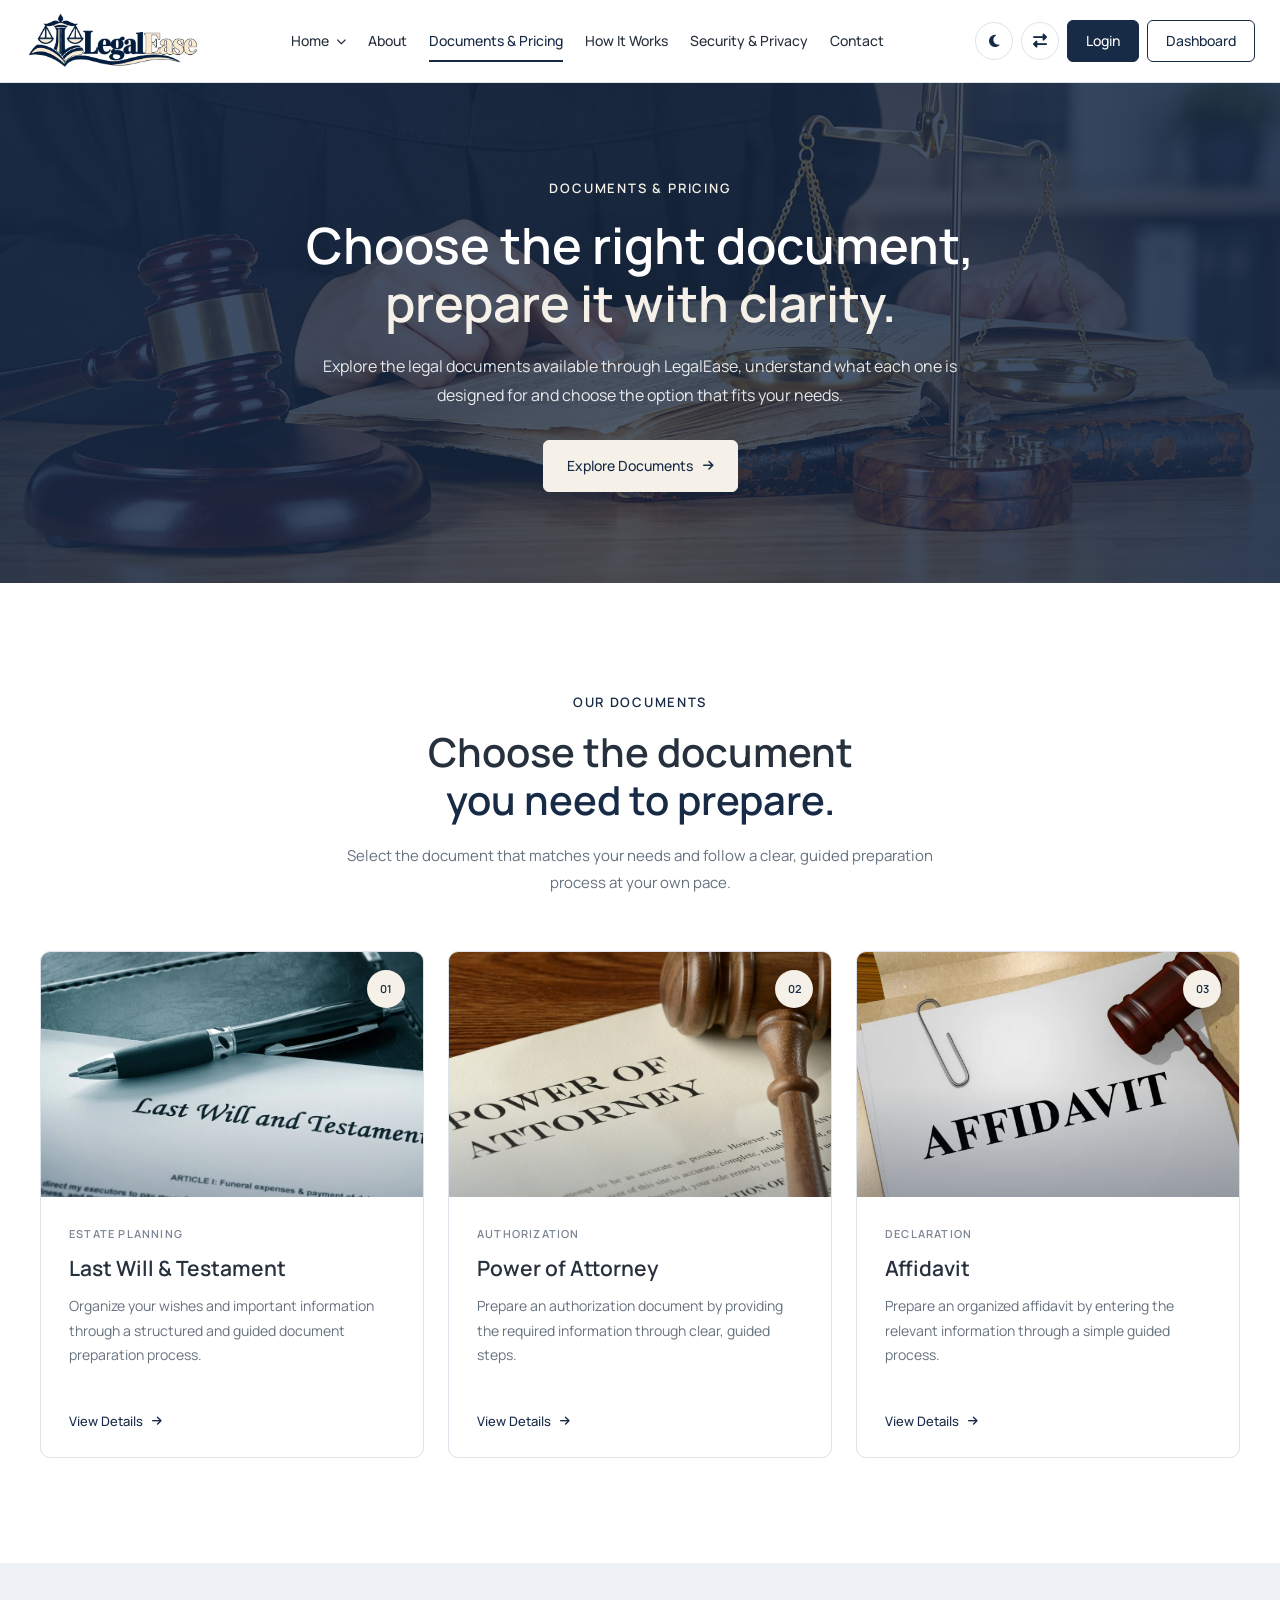
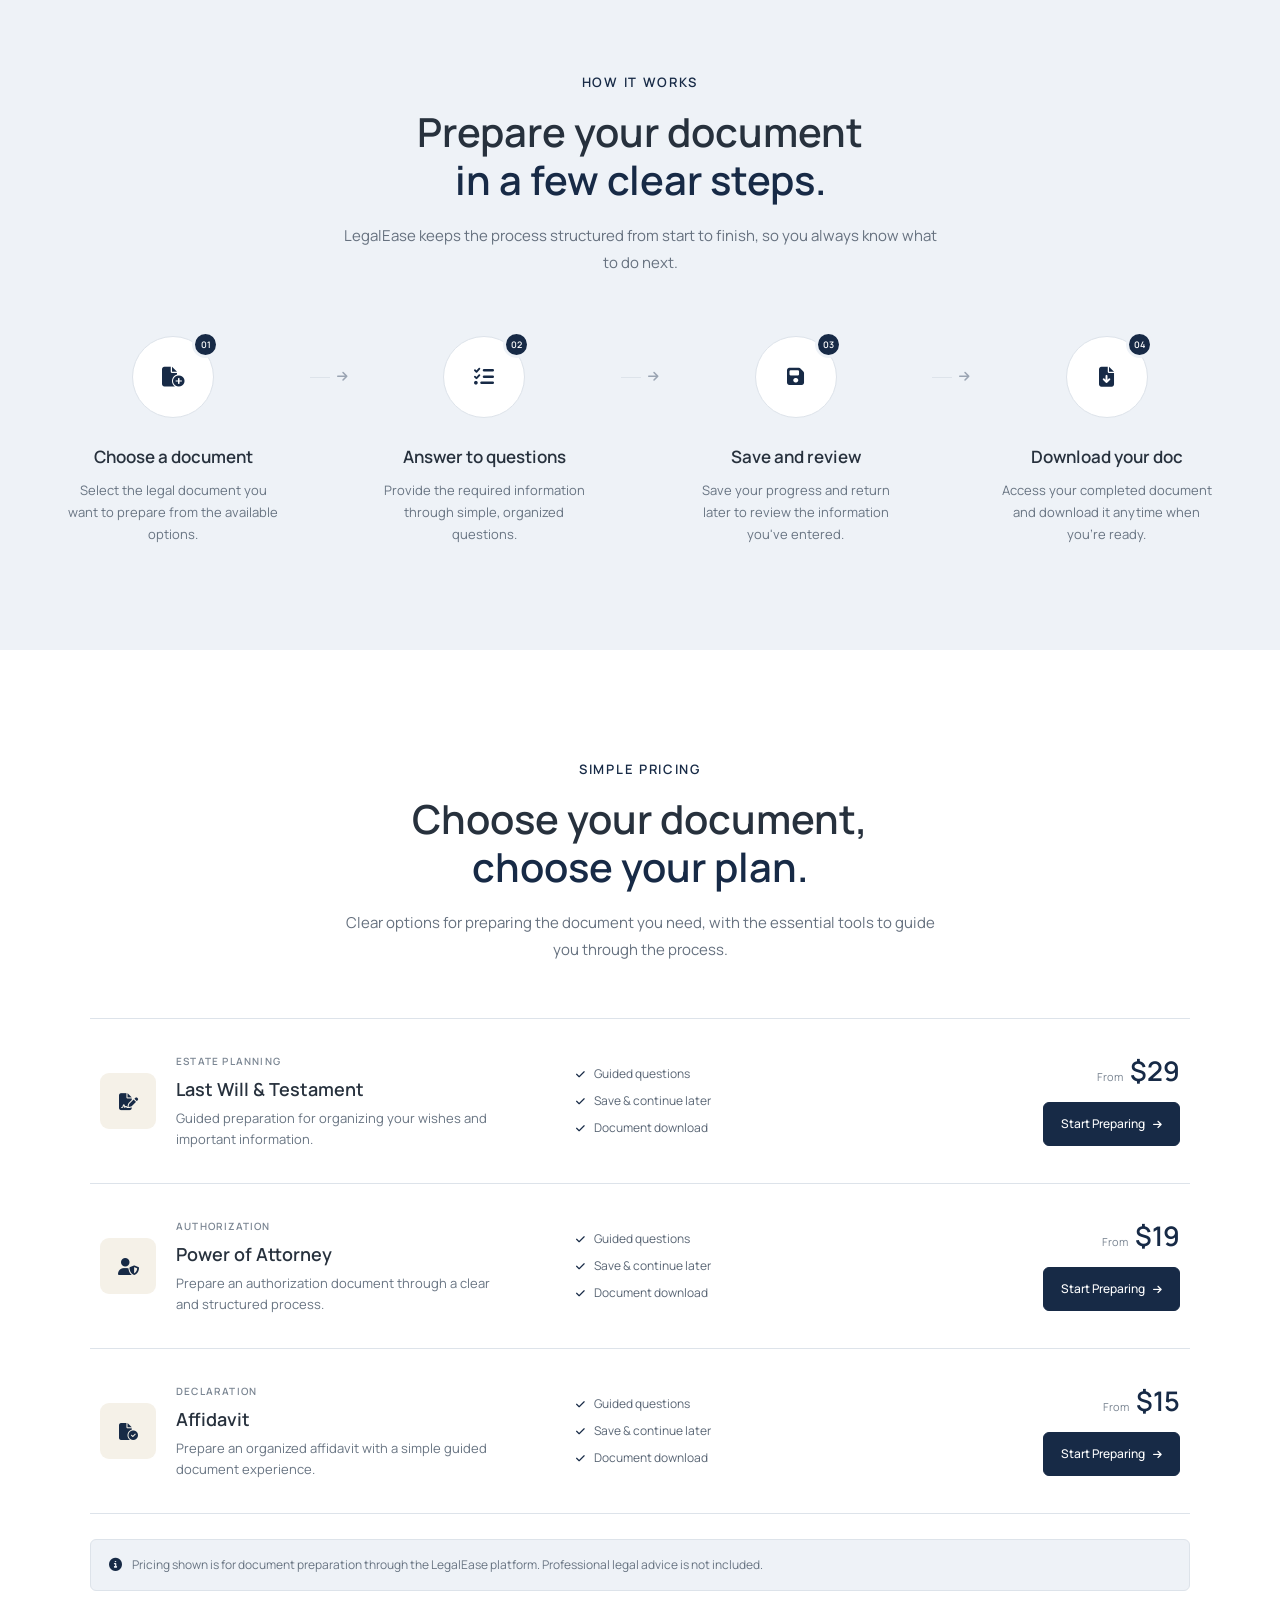
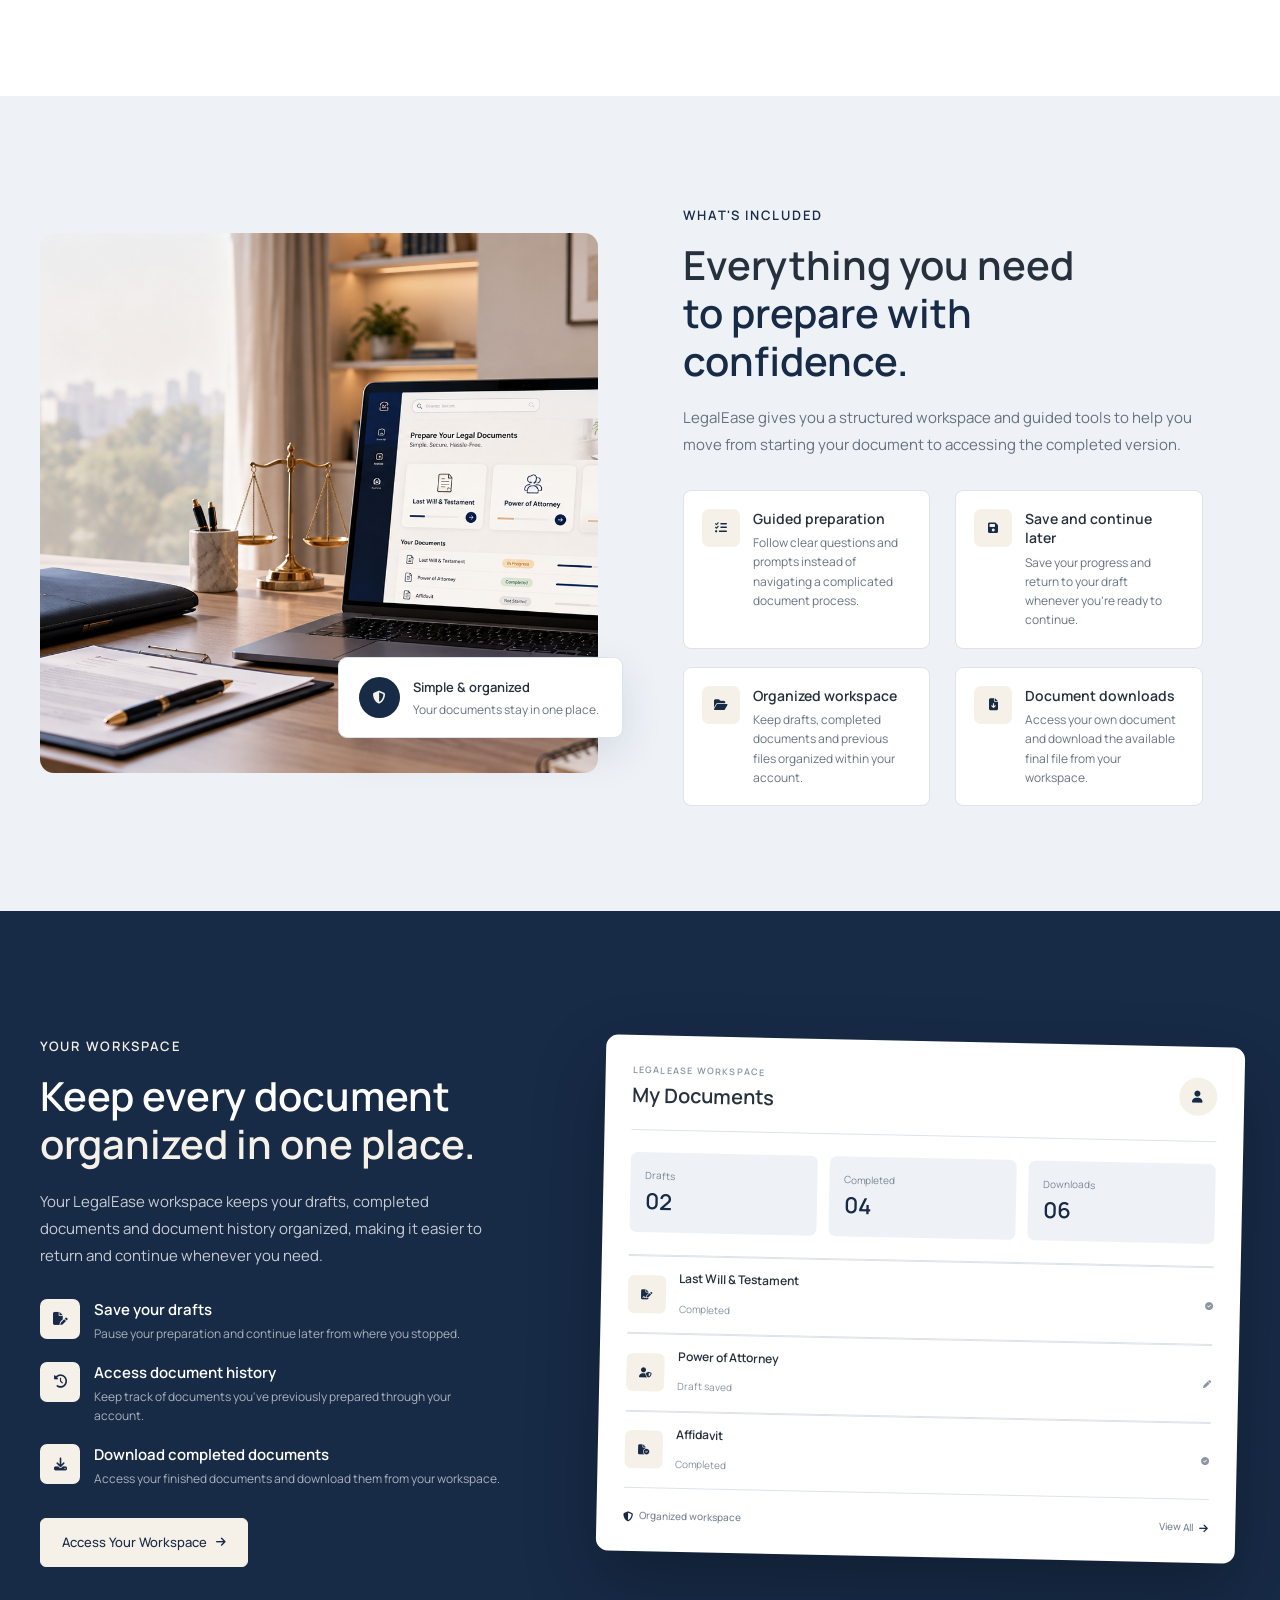
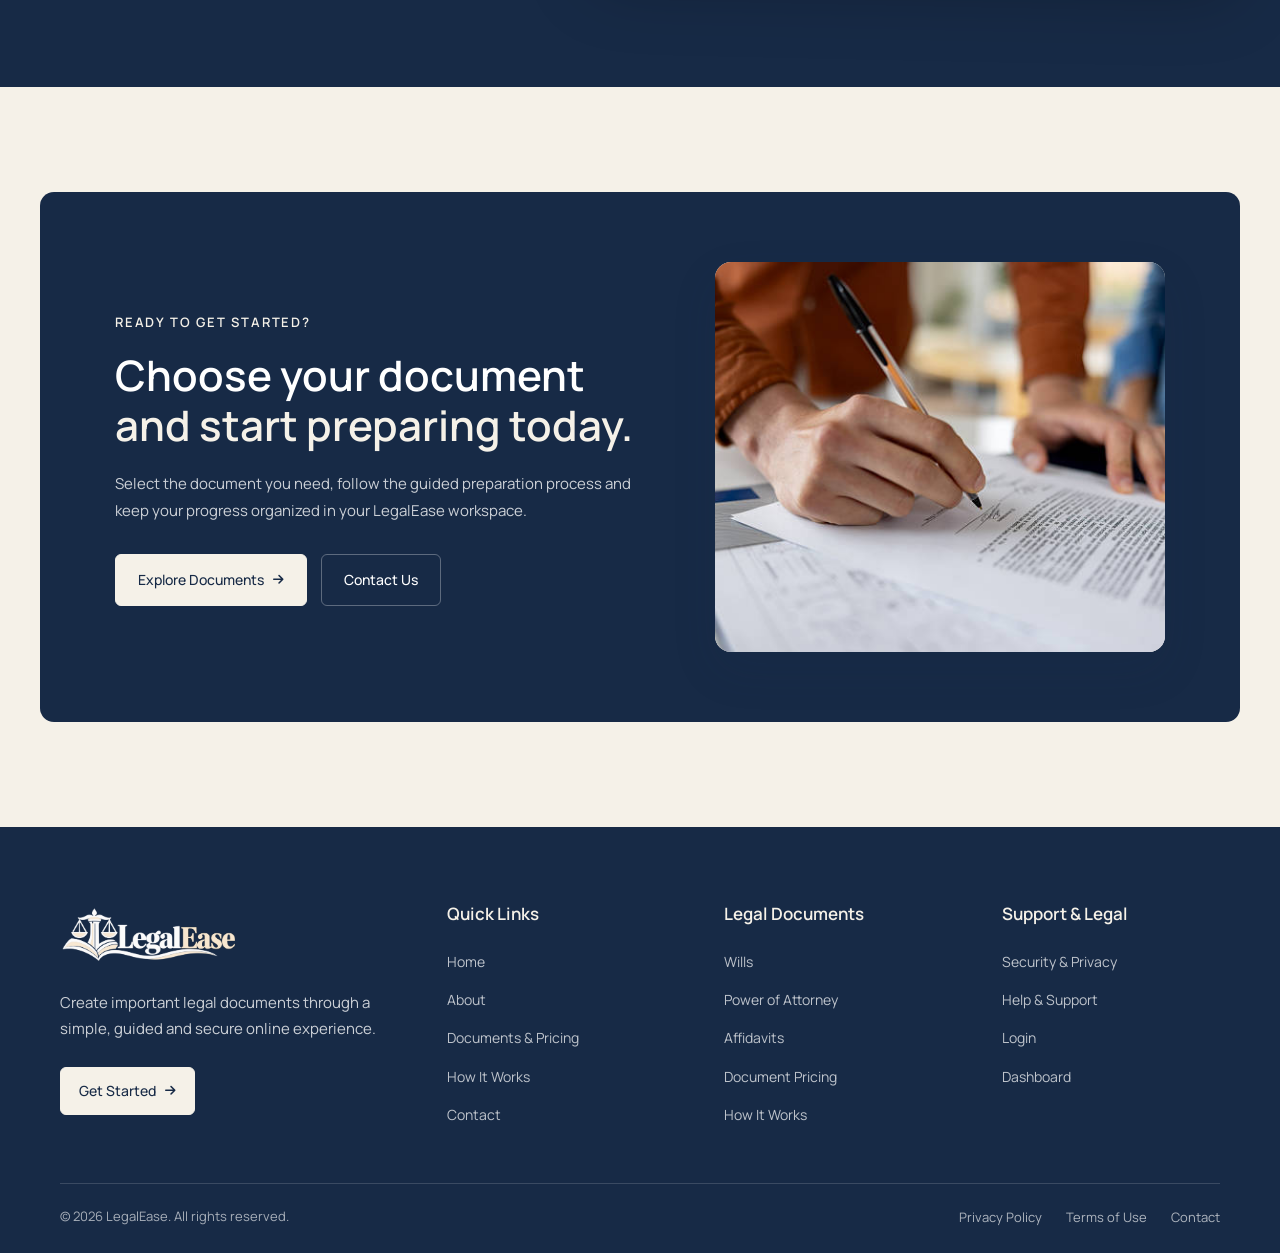
<file: documents-pricing.html>
<!DOCTYPE html>
<html lang="en">

<head>
    <meta charset="UTF-8">

    <meta name="viewport" content="width=device-width, initial-scale=1.0">
    <link rel="icon" type="image/png" href="images/favicon.png">
    <meta name="description" content="LegalEase - Simple and secure online legal document preparation.">

    <title>LegalEase</title>

    <!-- Google Font - Manrope -->
    <link rel="preconnect" href="https://fonts.googleapis.com">
    <link rel="preconnect" href="https://fonts.gstatic.com" crossorigin>
    <link rel="stylesheet" href="https://cdnjs.cloudflare.com/ajax/libs/font-awesome/6.5.2/css/all.min.css">
    <link href="https://fonts.googleapis.com/css2?family=Manrope:wght@400;500;600&display=swap" rel="stylesheet">

    <!-- Main CSS -->
    <link rel="stylesheet" href="css/style.css">
</head>

<body>


    <!-- ==========================================
     LegalEase Header
     ========================================== -->

    <header class="legalease-header">

        <div class="legalease-header-container">


            <!-- ==========================================
             Logo
             ========================================== -->

            <a href="index.html" class="legalease-logo">

                <img src="images/logo.png" alt="LegalEase">

            </a>



            <!-- ==========================================
             Navigation Wrapper
             ========================================== -->

            <nav class="legalease-navigation" id="legalease-navigation" aria-label="Main Navigation">


                <!-- ==========================================
                 Main Menu
                 ========================================== -->

                <ul class="legalease-menu">


                    <!-- Home Dropdown -->
                    <li class="legalease-menu-item legalease-dropdown">

                        <button type="button" class="legalease-menu-link legalease-dropdown-toggle">

                            <span>Home</span>

                            <i class="fa-solid fa-chevron-down"></i>

                        </button>


                        <ul class="legalease-dropdown-menu">

                            <li>
                                <a href="index.html">
                                    Home 1
                                </a>
                            </li>

                            <li>
                                <a href="home-2.html">
                                    Home 2
                                </a>
                            </li>

                        </ul>

                    </li>



                    <!-- About -->
                    <li class="legalease-menu-item">

                        <a href="about.html" class="legalease-menu-link">

                            About

                        </a>

                    </li>



                    <!-- Documents & Pricing -->
                    <li class="legalease-menu-item">

                        <a href="documents-pricing.html" class="legalease-menu-link active">

                            Documents &amp; Pricing

                        </a>

                    </li>



                    <!-- How It Works -->
                    <li class="legalease-menu-item">

                        <a href="how-it-works.html" class="legalease-menu-link">

                            How It Works

                        </a>

                    </li>



                    <!-- Security & Privacy -->
                    <li class="legalease-menu-item">

                        <a href="security-privacy.html" class="legalease-menu-link">

                            Security &amp; Privacy

                        </a>

                    </li>



                    <!-- Contact -->
                    <li class="legalease-menu-item">

                        <a href="contact.html" class="legalease-menu-link">

                            Contact

                        </a>

                    </li>



                    <!-- ==========================================
                     Mobile Menu Actions
                     ========================================== -->

                    <li class="legalease-mobile-actions">


                        <!-- Dark Mode -->
                        <button type="button" class="legalease-action-btn" id="legalease-theme-toggle">

                            <span>
                                Dark Mode
                            </span>

                            <i class="fa-solid fa-moon"></i>

                        </button>



                        <!-- RTL Mode -->
                        <button type="button" class="legalease-action-btn" id="legalease-rtl-toggle">

                            <span>
                                RTL Mode
                            </span>

                            <i class="fa-solid fa-right-left"></i>

                        </button>



                        <!-- Login -->
                        <a href="login.html" class="legalease-login-btn">

                            Login

                        </a>



                        <!-- Dashboard -->
                        <a href="dashboard.html" class="legalease-dashboard-btn">

                            Dashboard

                        </a>


                    </li>

                </ul>

            </nav>



            <!-- ==========================================
             Desktop Header Actions
             ========================================== -->

            <div class="legalease-desktop-actions">


                <!-- Dark Mode -->
                <button type="button" class="legalease-header-toggle" id="legalease-theme-toggle-desktop"
                    aria-label="Toggle dark mode" title="Dark Mode">

                    <i class="fa-solid fa-moon"></i>

                </button>



                <!-- RTL Mode -->
                <button type="button" class="legalease-header-toggle" id="legalease-rtl-toggle-desktop"
                    aria-label="Toggle RTL mode" title="RTL Mode">

                    <i class="fa-solid fa-right-left"></i>

                </button>



                <!-- Login -->
                <a href="login.html" class="legalease-login-btn">

                    Login

                </a>



                <!-- Dashboard -->
                <a href="dashboard.html" class="legalease-dashboard-btn">

                    Dashboard

                </a>


            </div>



            <!-- ==========================================
             Mobile Menu Toggle
             ========================================== -->

            <button type="button" class="legalease-mobile-toggle" id="legalease-mobile-toggle" aria-label="Open menu"
                aria-expanded="false">

                <span></span>
                <span></span>
                <span></span>

            </button>


        </div>

    </header>

    <!-- ==========================================
     LEGALEASE - COMMON INNER HERO
     ========================================== -->

    <section class="legalease-inner-hero dp-banner">

        <div class="legalease-inner-hero-overlay"></div>

        <div class="legalease-inner-hero-container">

            <div class="legalease-inner-hero-content">

                <span class="legalease-inner-hero-label">
                    DOCUMENTS &amp; PRICING
                </span>

                <h1 class="legalease-inner-hero-title">
                    Choose the right document,
                    <span>prepare it with clarity.</span>
                </h1>

                <p class="legalease-inner-hero-description">
                    Explore the legal documents available through LegalEase,
                    understand what each one is designed for and choose
                    the option that fits your needs.
                </p>

                <a href="#documents" class="legalease-inner-hero-button">
                    Explore Documents
                    <i class="fa-solid fa-arrow-right"></i>
                </a>

            </div>

        </div>

    </section>

    <!-- ==========================================
     LEGALEASE DOCUMENTS - DOCUMENT TYPES
     ========================================== -->

    <section class="legalease-documents-types" id="documents">

        <div class="legalease-documents-types-container">

            <!-- Section Header -->
            <div class="legalease-documents-types-header">

                <span class="legalease-documents-types-label">
                    OUR DOCUMENTS
                </span>

                <h2 class="legalease-documents-types-title">
                    Choose the document
                    <span>you need to prepare.</span>
                </h2>

                <p class="legalease-documents-types-description">
                    Select the document that matches your needs and
                    follow a clear, guided preparation process at
                    your own pace.
                </p>

            </div>


            <!-- Document Cards -->
            <div class="legalease-documents-types-grid">


                <!-- ==================================
                 CARD 01 - WILL
                 ================================== -->

                <article class="legalease-document-type-card">

                    <div class="legalease-document-type-image-wrap">

                        <img src="images/legal-will.jpg" alt="Last Will and Testament document preparation"
                            class="legalease-document-type-image">

                        <div class="legalease-document-type-number">
                            01
                        </div>

                    </div>


                    <div class="legalease-document-type-content">

                        <span class="legalease-document-type-tag">
                            ESTATE PLANNING
                        </span>

                        <h3>
                            Last Will &amp; Testament
                        </h3>

                        <p>
                            Organize your wishes and important information
                            through a structured and guided document
                            preparation process.
                        </p>

                        <a href="#pricing" class="legalease-document-type-link">

                            View Details

                            <i class="fa-solid fa-arrow-right"></i>

                        </a>

                    </div>

                </article>


                <!-- ==================================
                 CARD 02 - POWER OF ATTORNEY
                 ================================== -->

                <article class="legalease-document-type-card">

                    <div class="legalease-document-type-image-wrap">

                        <img src="images/legal-power-attorney.jpg" alt="Power of Attorney document preparation"
                            class="legalease-document-type-image">

                        <div class="legalease-document-type-number">
                            02
                        </div>

                    </div>


                    <div class="legalease-document-type-content">

                        <span class="legalease-document-type-tag">
                            AUTHORIZATION
                        </span>

                        <h3>
                            Power of Attorney
                        </h3>

                        <p>
                            Prepare an authorization document by providing
                            the required information through clear,
                            guided steps.
                        </p>

                        <a href="#pricing" class="legalease-document-type-link">

                            View Details

                            <i class="fa-solid fa-arrow-right"></i>

                        </a>

                    </div>

                </article>


                <!-- ==================================
                 CARD 03 - AFFIDAVIT
                 ================================== -->

                <article class="legalease-document-type-card">

                    <div class="legalease-document-type-image-wrap">

                        <img src="images/legal-affidavit.jpg" alt="Affidavit document preparation"
                            class="legalease-document-type-image">

                        <div class="legalease-document-type-number">
                            03
                        </div>

                    </div>


                    <div class="legalease-document-type-content">

                        <span class="legalease-document-type-tag">
                            DECLARATION
                        </span>

                        <h3>
                            Affidavit
                        </h3>

                        <p>
                            Prepare an organized affidavit by entering
                            the relevant information through a simple
                            guided process.
                        </p>

                        <a href="#pricing" class="legalease-document-type-link">

                            View Details

                            <i class="fa-solid fa-arrow-right"></i>

                        </a>

                    </div>

                </article>


            </div>

        </div>

    </section>

    <!-- ==========================================
     LEGALEASE DOCUMENTS - HOW IT WORKS
     ========================================== -->

    <section class="legalease-documents-process">

        <div class="legalease-documents-process-container">

            <div class="legalease-documents-process-header">

                <span class="legalease-documents-process-label">
                    HOW IT WORKS
                </span>

                <h2 class="legalease-documents-process-title">
                    Prepare your document
                    <span>in a few clear steps.</span>
                </h2>

                <p class="legalease-documents-process-description">
                    LegalEase keeps the process structured from start
                    to finish, so you always know what to do next.
                </p>

            </div>


            <div class="legalease-documents-process-track">

                <!-- Step 01 -->
                <div class="legalease-documents-process-step">

                    <div class="legalease-documents-process-icon-wrap">

                        <div class="legalease-documents-process-icon">
                            <i class="fa-solid fa-file-circle-plus"></i>
                        </div>

                        <span class="legalease-documents-process-number">
                            01
                        </span>

                    </div>

                    <div class="legalease-documents-process-content">

                        <h3>Choose a document</h3>

                        <p>
                            Select the legal document you want to
                            prepare from the available options.
                        </p>

                    </div>

                </div>


                <!-- Connector -->
                <div class="legalease-documents-process-connector">
                    <i class="fa-solid fa-arrow-right"></i>
                </div>


                <!-- Step 02 -->
                <div class="legalease-documents-process-step">

                    <div class="legalease-documents-process-icon-wrap">

                        <div class="legalease-documents-process-icon">
                            <i class="fa-solid fa-list-check"></i>
                        </div>

                        <span class="legalease-documents-process-number">
                            02
                        </span>

                    </div>

                    <div class="legalease-documents-process-content">

                        <h3>Answer to questions</h3>

                        <p>
                            Provide the required information through
                            simple, organized questions.
                        </p>

                    </div>

                </div>


                <!-- Connector -->
                <div class="legalease-documents-process-connector">
                    <i class="fa-solid fa-arrow-right"></i>
                </div>


                <!-- Step 03 -->
                <div class="legalease-documents-process-step">

                    <div class="legalease-documents-process-icon-wrap">

                        <div class="legalease-documents-process-icon">
                            <i class="fa-solid fa-floppy-disk"></i>
                        </div>

                        <span class="legalease-documents-process-number">
                            03
                        </span>

                    </div>

                    <div class="legalease-documents-process-content">

                        <h3>Save and review</h3>

                        <p>
                            Save your progress and return later to
                            review the information you've entered.
                        </p>

                    </div>

                </div>


                <!-- Connector -->
                <div class="legalease-documents-process-connector">
                    <i class="fa-solid fa-arrow-right"></i>
                </div>


                <!-- Step 04 -->
                <div class="legalease-documents-process-step">

                    <div class="legalease-documents-process-icon-wrap">

                        <div class="legalease-documents-process-icon">
                            <i class="fa-solid fa-file-arrow-down"></i>
                        </div>

                        <span class="legalease-documents-process-number">
                            04
                        </span>

                    </div>

                    <div class="legalease-documents-process-content">

                        <h3>Download your doc</h3>

                        <p>
                            Access your completed document and
                            download it anytime when you're ready.
                        </p>

                    </div>

                </div>

            </div>

        </div>

    </section>

    <!-- ==========================================
     LEGALEASE DOCUMENTS - PRICING
     ========================================== -->

    <section class="legalease-documents-pricing" id="pricing">

        <div class="legalease-documents-pricing-container">

            <div class="legalease-documents-pricing-header">

                <span class="legalease-documents-pricing-label">
                    SIMPLE PRICING
                </span>

                <h2 class="legalease-documents-pricing-title">
                    Choose your document,
                    <span>choose your plan.</span>
                </h2>

                <p class="legalease-documents-pricing-description">
                    Clear options for preparing the document you need,
                    with the essential tools to guide you through the process.
                </p>

            </div>


            <div class="legalease-documents-pricing-list">


                <!-- ==================================
                 PRICING ITEM 01
                 ================================== -->

                <div class="legalease-documents-pricing-item">

                    <div class="legalease-documents-pricing-info">

                        <div class="legalease-documents-pricing-icon">
                            <i class="fa-solid fa-file-signature"></i>
                        </div>

                        <div>

                            <span class="legalease-documents-pricing-tag">
                                ESTATE PLANNING
                            </span>

                            <h3>
                                Last Will &amp; Testament
                            </h3>

                            <p>
                                Guided preparation for organizing your
                                wishes and important information.
                            </p>

                        </div>

                    </div>


                    <div class="legalease-documents-pricing-features">

                        <span>
                            <i class="fa-solid fa-check"></i>
                            Guided questions
                        </span>

                        <span>
                            <i class="fa-solid fa-check"></i>
                            Save &amp; continue later
                        </span>

                        <span>
                            <i class="fa-solid fa-check"></i>
                            Document download
                        </span>

                    </div>


                    <div class="legalease-documents-pricing-action">

                        <div class="legalease-documents-pricing-price">
                            <small>From</small>
                            <strong>$29</strong>
                        </div>

                        <a href="login.html" class="legalease-documents-pricing-button">

                            Start Preparing

                            <i class="fa-solid fa-arrow-right"></i>

                        </a>

                    </div>

                </div>


                <!-- ==================================
                 PRICING ITEM 02
                 ================================== -->

                <div class="legalease-documents-pricing-item">

                    <div class="legalease-documents-pricing-info">

                        <div class="legalease-documents-pricing-icon">
                            <i class="fa-solid fa-user-shield"></i>
                        </div>

                        <div>

                            <span class="legalease-documents-pricing-tag">
                                AUTHORIZATION
                            </span>

                            <h3>
                                Power of Attorney
                            </h3>

                            <p>
                                Prepare an authorization document through
                                a clear and structured process.
                            </p>

                        </div>

                    </div>


                    <div class="legalease-documents-pricing-features">

                        <span>
                            <i class="fa-solid fa-check"></i>
                            Guided questions
                        </span>

                        <span>
                            <i class="fa-solid fa-check"></i>
                            Save &amp; continue later
                        </span>

                        <span>
                            <i class="fa-solid fa-check"></i>
                            Document download
                        </span>

                    </div>


                    <div class="legalease-documents-pricing-action">

                        <div class="legalease-documents-pricing-price">
                            <small>From</small>
                            <strong>$19</strong>
                        </div>

                        <a href="login.html" class="legalease-documents-pricing-button">

                            Start Preparing

                            <i class="fa-solid fa-arrow-right"></i>

                        </a>

                    </div>

                </div>


                <!-- ==================================
                 PRICING ITEM 03
                 ================================== -->

                <div class="legalease-documents-pricing-item">

                    <div class="legalease-documents-pricing-info">

                        <div class="legalease-documents-pricing-icon">
                            <i class="fa-solid fa-file-circle-check"></i>
                        </div>

                        <div>

                            <span class="legalease-documents-pricing-tag">
                                DECLARATION
                            </span>

                            <h3>
                                Affidavit
                            </h3>

                            <p>
                                Prepare an organized affidavit with a
                                simple guided document experience.
                            </p>

                        </div>

                    </div>


                    <div class="legalease-documents-pricing-features">

                        <span>
                            <i class="fa-solid fa-check"></i>
                            Guided questions
                        </span>

                        <span>
                            <i class="fa-solid fa-check"></i>
                            Save &amp; continue later
                        </span>

                        <span>
                            <i class="fa-solid fa-check"></i>
                            Document download
                        </span>

                    </div>


                    <div class="legalease-documents-pricing-action">

                        <div class="legalease-documents-pricing-price">
                            <small>From</small>
                            <strong>$15</strong>
                        </div>

                        <a href="login.html" class="legalease-documents-pricing-button">

                            Start Preparing

                            <i class="fa-solid fa-arrow-right"></i>

                        </a>

                    </div>

                </div>

            </div>


            <div class="legalease-documents-pricing-note">

                <i class="fa-solid fa-circle-info"></i>

                <span>
                    Pricing shown is for document preparation through
                    the LegalEase platform. Professional legal advice
                    is not included.
                </span>

            </div>

        </div>

    </section>

    <!-- ==========================================
     LEGALEASE DOCUMENTS - WHAT'S INCLUDED
     ========================================== -->

    <section class="legalease-documents-included">

        <div class="legalease-documents-included-container">

            <div class="legalease-documents-included-visual">

                <div class="legalease-documents-included-image-wrap">

                    <img src="images/legal-documents-included.jpg" alt="LegalEase document preparation workspace"
                        class="legalease-documents-included-image">

                </div>

                <div class="legalease-documents-included-badge">

                    <i class="fa-solid fa-shield-halved"></i>

                    <div>
                        <strong>Simple &amp; organized</strong>
                        <span>Your documents stay in one place.</span>
                    </div>

                </div>

            </div>


            <div class="legalease-documents-included-content">

                <span class="legalease-documents-included-label">
                    WHAT'S INCLUDED
                </span>

                <h2 class="legalease-documents-included-title">
                    Everything you need
                    <span>to prepare with confidence.</span>
                </h2>

                <p class="legalease-documents-included-description">
                    LegalEase gives you a structured workspace and guided
                    tools to help you move from starting your document
                    to accessing the completed version.
                </p>


                <div class="legalease-documents-included-list">

                    <!-- Item 01 -->
                    <div class="legalease-documents-included-item">

                        <div class="legalease-documents-included-icon">
                            <i class="fa-solid fa-list-check"></i>
                        </div>

                        <div>

                            <h3>Guided preparation</h3>

                            <p>
                                Follow clear questions and prompts instead
                                of navigating a complicated document process.
                            </p>

                        </div>

                    </div>


                    <!-- Item 02 -->
                    <div class="legalease-documents-included-item">

                        <div class="legalease-documents-included-icon">
                            <i class="fa-solid fa-floppy-disk"></i>
                        </div>

                        <div>

                            <h3>Save and continue later</h3>

                            <p>
                                Save your progress and return to your draft
                                whenever you're ready to continue.
                            </p>

                        </div>

                    </div>


                    <!-- Item 03 -->
                    <div class="legalease-documents-included-item">

                        <div class="legalease-documents-included-icon">
                            <i class="fa-solid fa-folder-open"></i>
                        </div>

                        <div>

                            <h3>Organized workspace</h3>

                            <p>
                                Keep drafts, completed documents and
                                previous files organized within your account.
                            </p>

                        </div>

                    </div>


                    <!-- Item 04 -->
                    <div class="legalease-documents-included-item">

                        <div class="legalease-documents-included-icon">
                            <i class="fa-solid fa-file-arrow-down"></i>
                        </div>

                        <div>

                            <h3>Document downloads</h3>

                            <p>
                                Access your own document and download
                                the available final file from your workspace.
                            </p>

                        </div>

                    </div>

                </div>

            </div>

        </div>

    </section>

    <!-- ==========================================
     LEGALEASE DOCUMENTS - WORKSPACE
     ========================================== -->

    <section class="legalease-documents-workspace">

        <div class="legalease-documents-workspace-container">

            <div class="legalease-documents-workspace-content">

                <span class="legalease-documents-workspace-label">
                    YOUR WORKSPACE
                </span>

                <h2 class="legalease-documents-workspace-title">
                    Keep every document
                    <span>organized in one place.</span>
                </h2>

                <p class="legalease-documents-workspace-description">
                    Your LegalEase workspace keeps your drafts, completed
                    documents and document history organized, making it
                    easier to return and continue whenever you need.
                </p>


                <div class="legalease-documents-workspace-features">

                    <div class="legalease-documents-workspace-feature">

                        <div class="legalease-documents-workspace-feature-icon">
                            <i class="fa-solid fa-file-pen"></i>
                        </div>

                        <div>
                            <h3>Save your drafts</h3>
                            <p>
                                Pause your preparation and continue later
                                from where you stopped.
                            </p>
                        </div>

                    </div>


                    <div class="legalease-documents-workspace-feature">

                        <div class="legalease-documents-workspace-feature-icon">
                            <i class="fa-solid fa-clock-rotate-left"></i>
                        </div>

                        <div>
                            <h3>Access document history</h3>
                            <p>
                                Keep track of documents you've previously
                                prepared through your account.
                            </p>
                        </div>

                    </div>


                    <div class="legalease-documents-workspace-feature">

                        <div class="legalease-documents-workspace-feature-icon">
                            <i class="fa-solid fa-download"></i>
                        </div>

                        <div>
                            <h3>Download completed documents</h3>
                            <p>
                                Access your finished documents and download
                                them from your workspace.
                            </p>
                        </div>

                    </div>

                </div>


                <a href="login.html" class="legalease-documents-workspace-button">

                    Access Your Workspace

                    <i class="fa-solid fa-arrow-right"></i>

                </a>

            </div>


            <!-- ==================================
             DASHBOARD PREVIEW
             ================================== -->

            <div class="legalease-documents-workspace-visual">

                <div class="legalease-documents-workspace-dashboard">

                    <!-- Dashboard Header -->
                    <div class="legalease-workspace-dashboard-header">

                        <div>

                            <span>
                                LEGALEASE WORKSPACE
                            </span>

                            <h3>
                                My Documents
                            </h3>

                        </div>

                        <div class="legalease-workspace-dashboard-user">
                            <i class="fa-solid fa-user"></i>
                        </div>

                    </div>


                    <!-- Dashboard Stats -->
                    <div class="legalease-workspace-dashboard-stats">

                        <div>
                            <span>Drafts</span>
                            <strong>02</strong>
                        </div>

                        <div>
                            <span>Completed</span>
                            <strong>04</strong>
                        </div>

                        <div>
                            <span>Downloads</span>
                            <strong>06</strong>
                        </div>

                    </div>


                    <!-- Document List -->
                    <div class="legalease-workspace-dashboard-list">

                        <div class="legalease-workspace-document">

                            <div class="legalease-workspace-document-icon">
                                <i class="fa-solid fa-file-signature"></i>
                            </div>

                            <div class="legalease-workspace-document-info">

                                <strong>
                                    Last Will &amp; Testament
                                </strong>

                                <span>
                                    Completed
                                </span>

                            </div>

                            <i class="fa-solid fa-circle-check
                            legalease-workspace-document-status">
                            </i>

                        </div>


                        <div class="legalease-workspace-document">

                            <div class="legalease-workspace-document-icon">
                                <i class="fa-solid fa-user-shield"></i>
                            </div>

                            <div class="legalease-workspace-document-info">

                                <strong>
                                    Power of Attorney
                                </strong>

                                <span>
                                    Draft saved
                                </span>

                            </div>

                            <i class="fa-solid fa-pen
                            legalease-workspace-document-status">
                            </i>

                        </div>


                        <div class="legalease-workspace-document">

                            <div class="legalease-workspace-document-icon">
                                <i class="fa-solid fa-file-circle-check"></i>
                            </div>

                            <div class="legalease-workspace-document-info">

                                <strong>
                                    Affidavit
                                </strong>

                                <span>
                                    Completed
                                </span>

                            </div>

                            <i class="fa-solid fa-circle-check
                            legalease-workspace-document-status">
                            </i>

                        </div>

                    </div>


                    <!-- Dashboard Footer -->
                    <div class="legalease-workspace-dashboard-footer">

                        <span>
                            <i class="fa-solid fa-shield-halved"></i>
                            Organized workspace
                        </span>

                        <span>
                            View All
                            <i class="fa-solid fa-arrow-right"></i>
                        </span>

                    </div>

                </div>

            </div>

        </div>

    </section>

    <!-- ==========================================
     FINAL CTA
========================================== -->

    <section class="legalease-documents-final-cta">
        <div class="legalease-documents-final-cta-container">

            <div class="legalease-documents-final-cta-card">

                <div class="legalease-documents-final-cta-content">

                    <span class="legalease-documents-final-cta-label">
                        READY TO GET STARTED?
                    </span>

                    <h2 class="legalease-documents-final-cta-title">
                        Choose your document
                        <span>and start preparing today.</span>
                    </h2>

                    <p class="legalease-documents-final-cta-description">
                        Select the document you need, follow the guided
                        preparation process and keep your progress organized
                        in your LegalEase workspace.
                    </p>

                    <div class="legalease-documents-final-cta-actions">
                        <a href="#documents" class="legalease-documents-final-cta-primary">
                            Explore Documents
                            <i class="fa-solid fa-arrow-right"></i>
                        </a>

                        <a href="contact.html" class="legalease-documents-final-cta-secondary">
                            Contact Us
                        </a>
                    </div>

                </div>

                <div class="legalease-documents-final-cta-visual">

                    <img src="images/legal-documents-final-cta.jpg" alt="LegalEase document preparation workspace"
                        class="legalease-documents-final-cta-image">

                </div>

            </div>

        </div>
    </section>


    <!-- ==========================================
     LegalEase Footer
     ========================================== -->

    <footer class="legalease-footer">

        <div class="legalease-footer-container">


            <!-- ==========================================
             Footer Main
             ========================================== -->

            <div class="legalease-footer-main">


                <!-- Brand -->
                <div class="legalease-footer-brand">

                    <a href="index.html" class="legalease-footer-logo">

                        <img src="images/logo-light.png" alt="LegalEase">

                    </a>

                    <p class="legalease-footer-description">
                        Create important legal documents through a
                        simple, guided and secure online experience.
                    </p>

                    <a href="documents-pricing.html" class="legalease-footer-cta">

                        Get Started
                        <i class="fa-solid fa-arrow-right"></i>

                    </a>

                </div>



                <!-- Quick Links -->
                <div class="legalease-footer-column">

                    <h3 class="legalease-footer-title">
                        Quick Links
                    </h3>

                    <ul class="legalease-footer-links">

                        <li>
                            <a href="index.html">
                                Home
                            </a>
                        </li>

                        <li>
                            <a href="about.html">
                                About
                            </a>
                        </li>

                        <li>
                            <a href="documents-pricing.html">
                                Documents &amp; Pricing
                            </a>
                        </li>

                        <li>
                            <a href="how-it-works.html">
                                How It Works
                            </a>
                        </li>

                        <li>
                            <a href="contact.html">
                                Contact
                            </a>
                        </li>

                    </ul>

                </div>



                <!-- Legal Documents -->
                <div class="legalease-footer-column">

                    <h3 class="legalease-footer-title">
                        Legal Documents
                    </h3>

                    <ul class="legalease-footer-links">

                        <li>
                            <a href="documents-pricing.html">
                                Wills
                            </a>
                        </li>

                        <li>
                            <a href="documents-pricing.html">
                                Power of Attorney
                            </a>
                        </li>

                        <li>
                            <a href="documents-pricing.html">
                                Affidavits
                            </a>
                        </li>

                        <li>
                            <a href="documents-pricing.html">
                                Document Pricing
                            </a>
                        </li>

                        <li>
                            <a href="how-it-works.html">
                                How It Works
                            </a>
                        </li>

                    </ul>

                </div>



                <!-- Support & Legal -->
                <div class="legalease-footer-column">

                    <h3 class="legalease-footer-title">
                        Support &amp; Legal
                    </h3>

                    <ul class="legalease-footer-links">

                        <li>
                            <a href="security-privacy.html">
                                Security &amp; Privacy
                            </a>
                        </li>

                        <li>
                            <a href="contact.html">
                                Help &amp; Support
                            </a>
                        </li>

                        <li>
                            <a href="login.html">
                                Login
                            </a>
                        </li>

                        <li>
                            <a href="dashboard.html">
                                Dashboard
                            </a>
                        </li>

                    </ul>

                </div>


            </div>



            <!-- ==========================================
             Footer Bottom
             ========================================== -->

            <div class="legalease-footer-bottom">


                <p class="legalease-copyright">
                    © 2026 LegalEase. All rights reserved.
                </p>


                <div class="legalease-footer-bottom-links">

                    <a href="security-privacy.html">
                        Privacy Policy
                    </a>

                    <a href="#">
                        Terms of Use
                    </a>

                    <a href="contact.html">
                        Contact
                    </a>

                </div>


            </div>

        </div>

    </footer>

    <!-- Scroll To Top -->
    <button type="button" class="legalease-scroll-top" id="legalease-scroll-top" aria-label="Scroll to top">
        <i class="fa-solid fa-arrow-up"></i>
    </button>

    <!-- ==========================================
     JavaScript
     ========================================== -->

    <script src="js/main.js"></script>

</body>

</html>
</file>
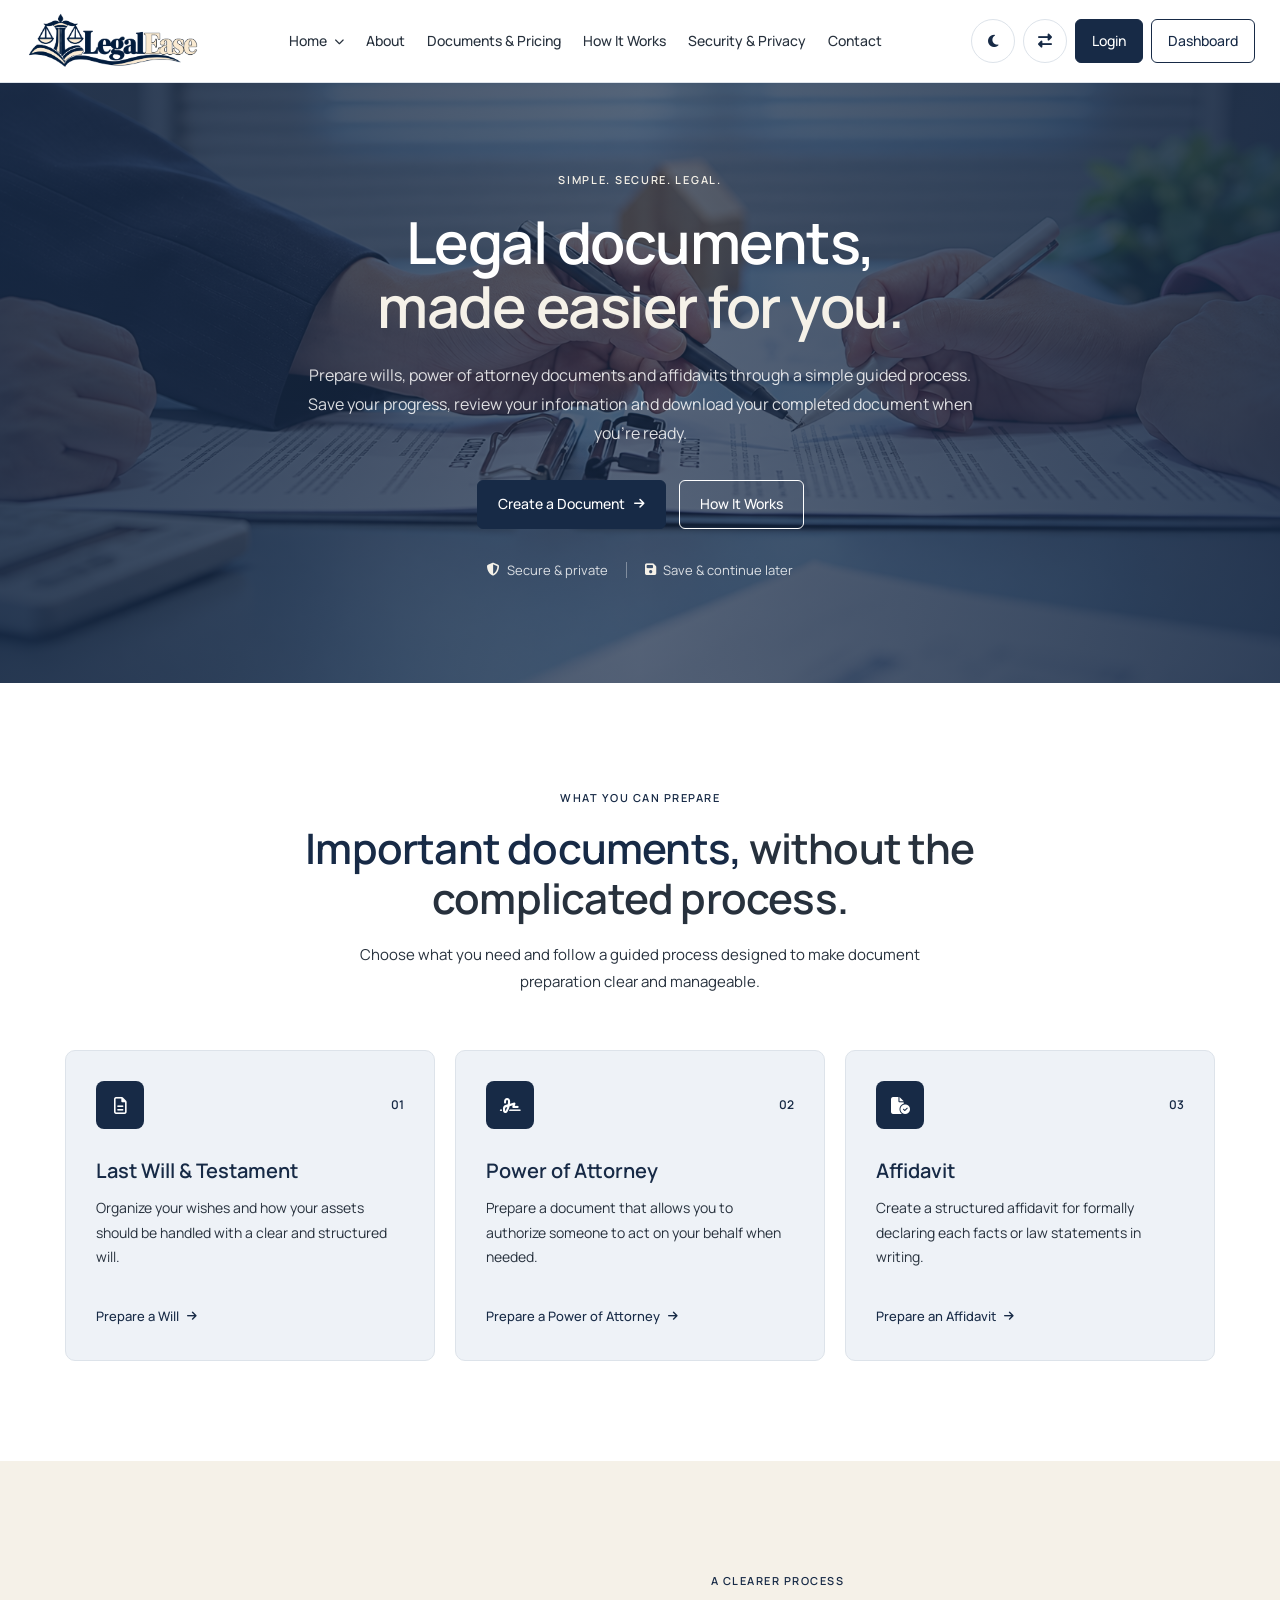
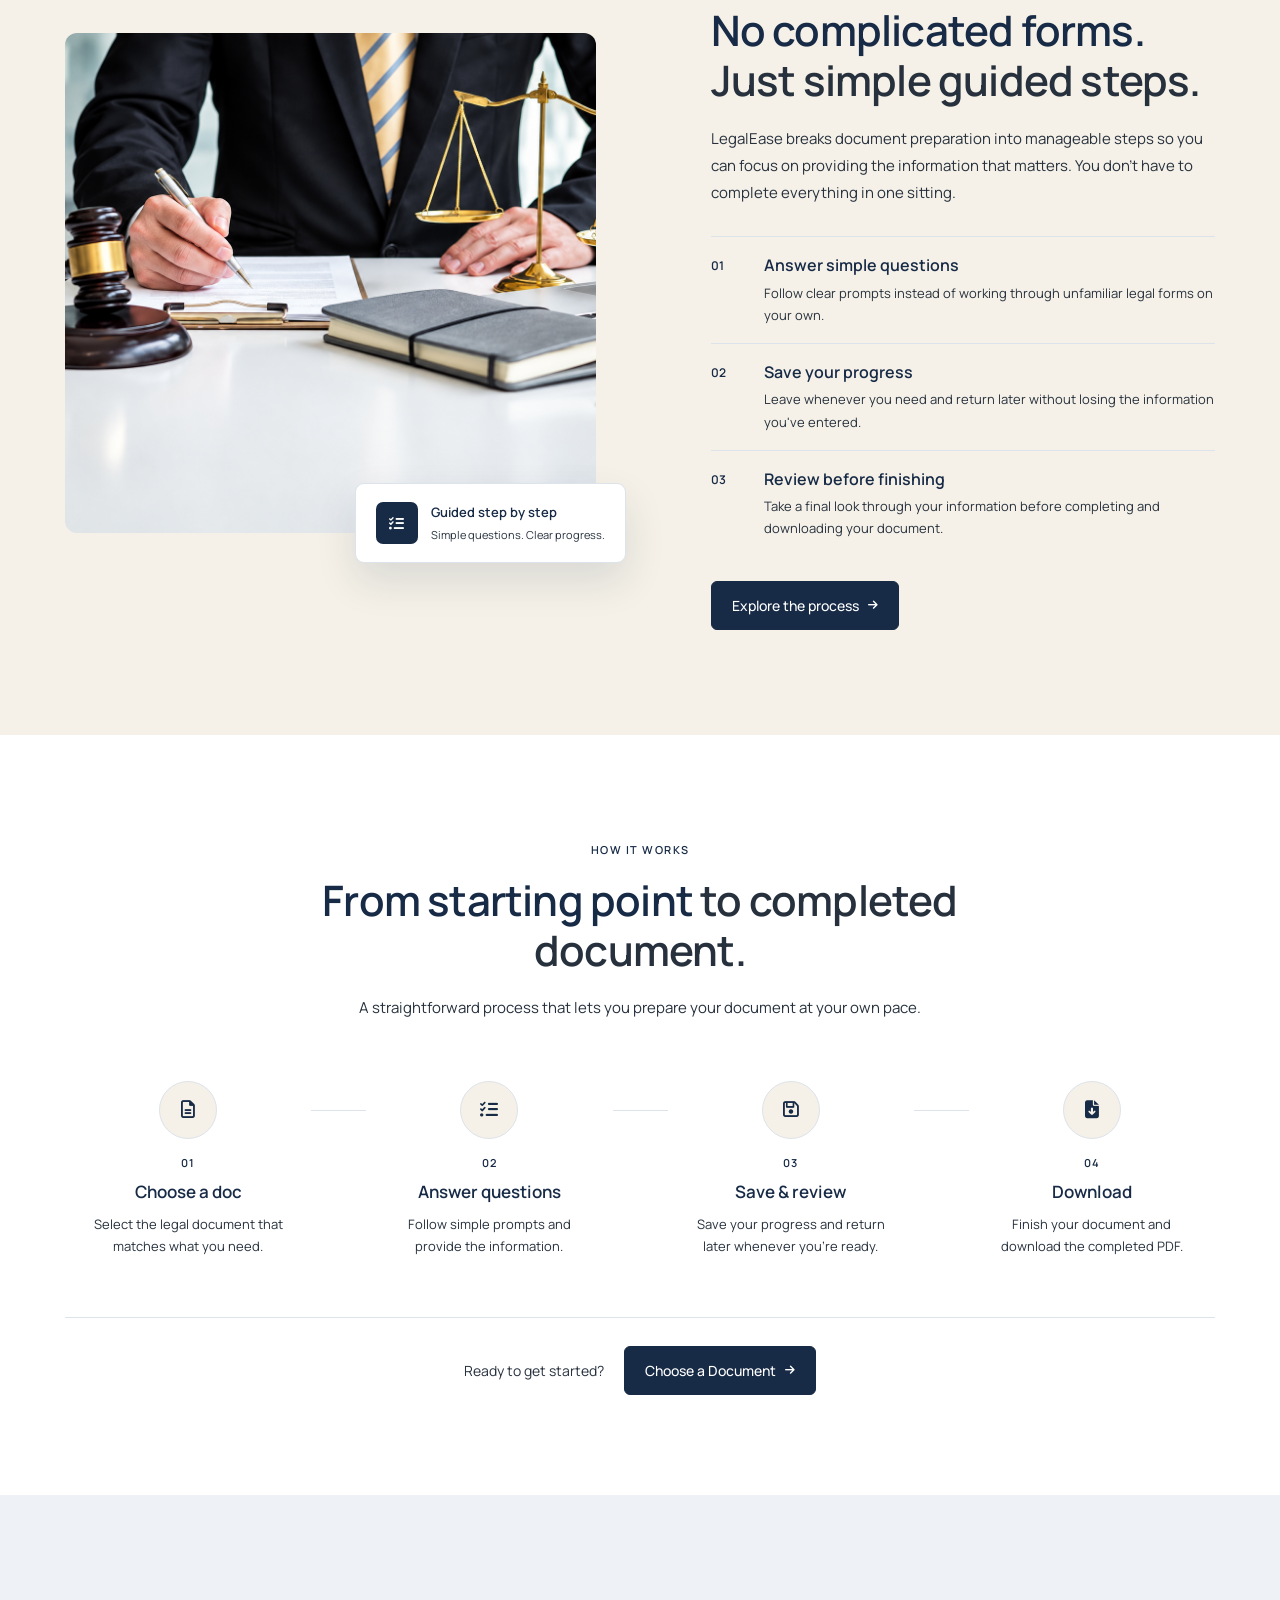
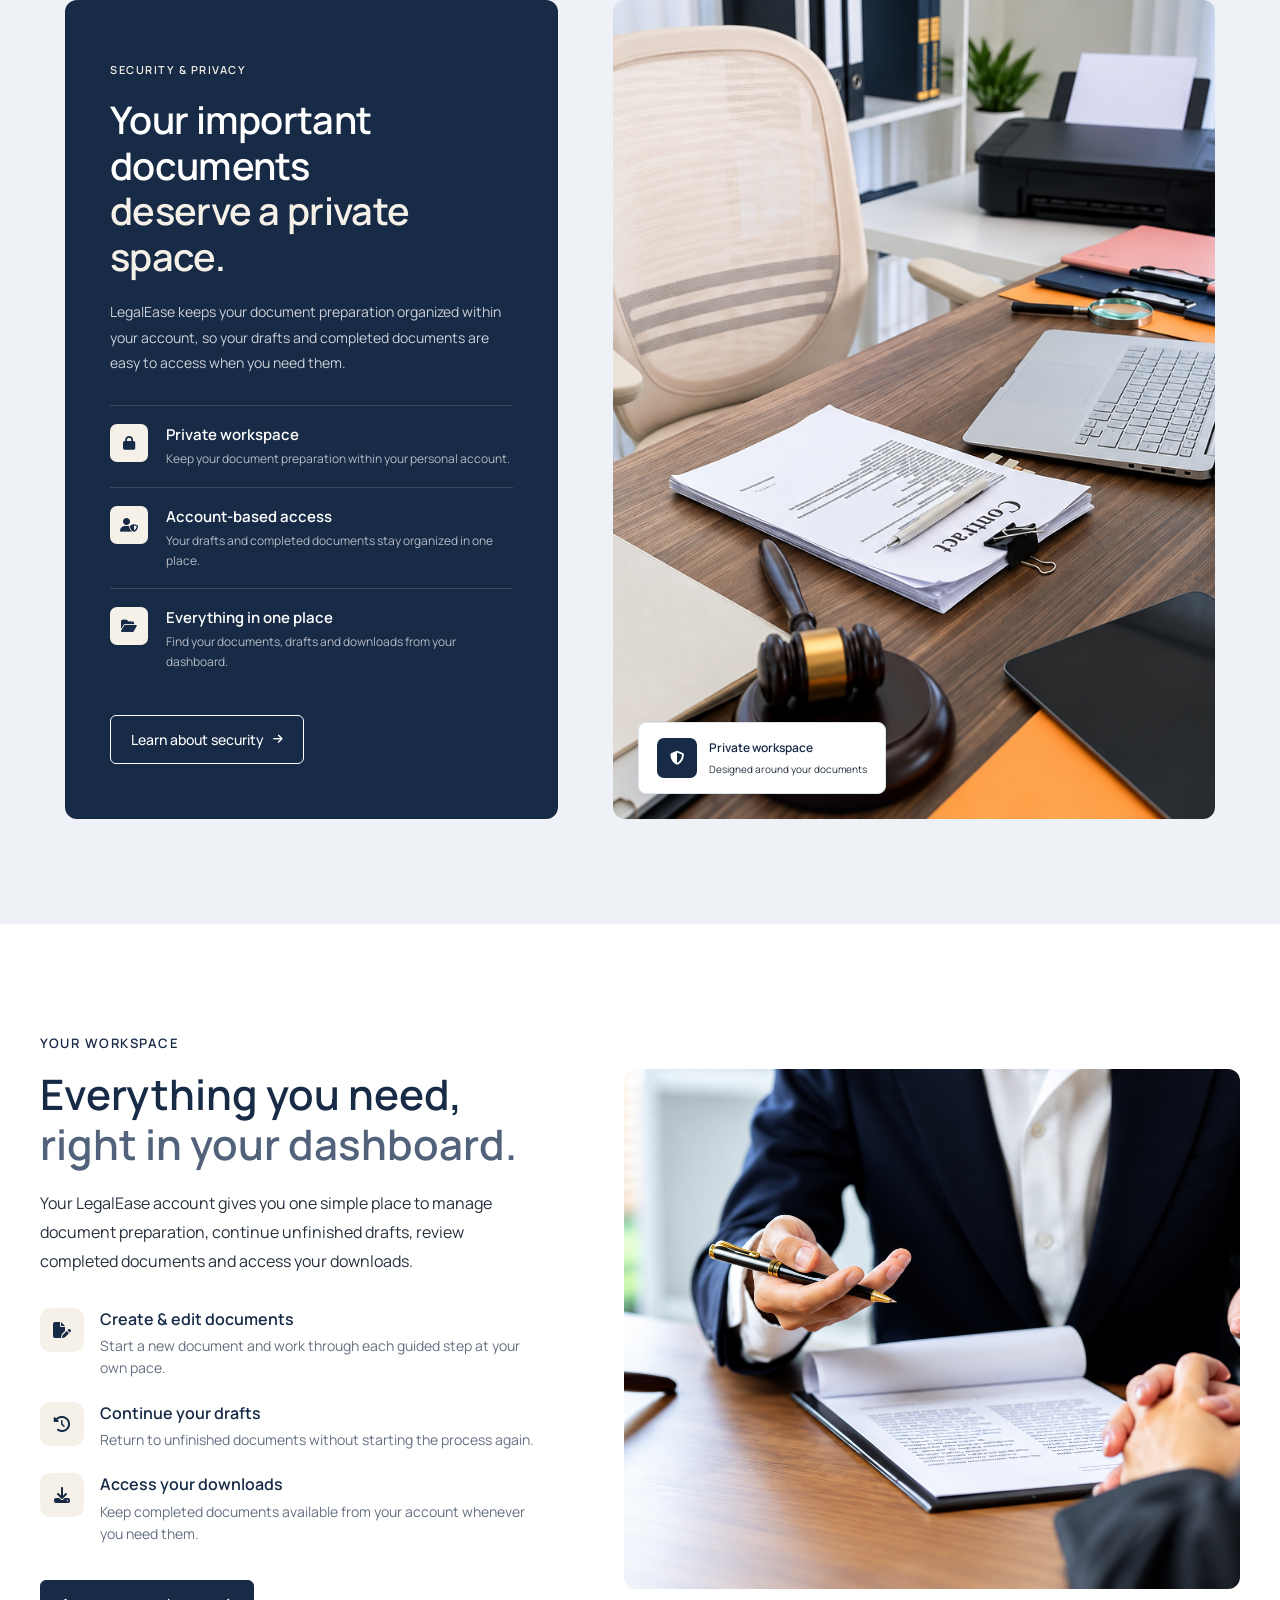
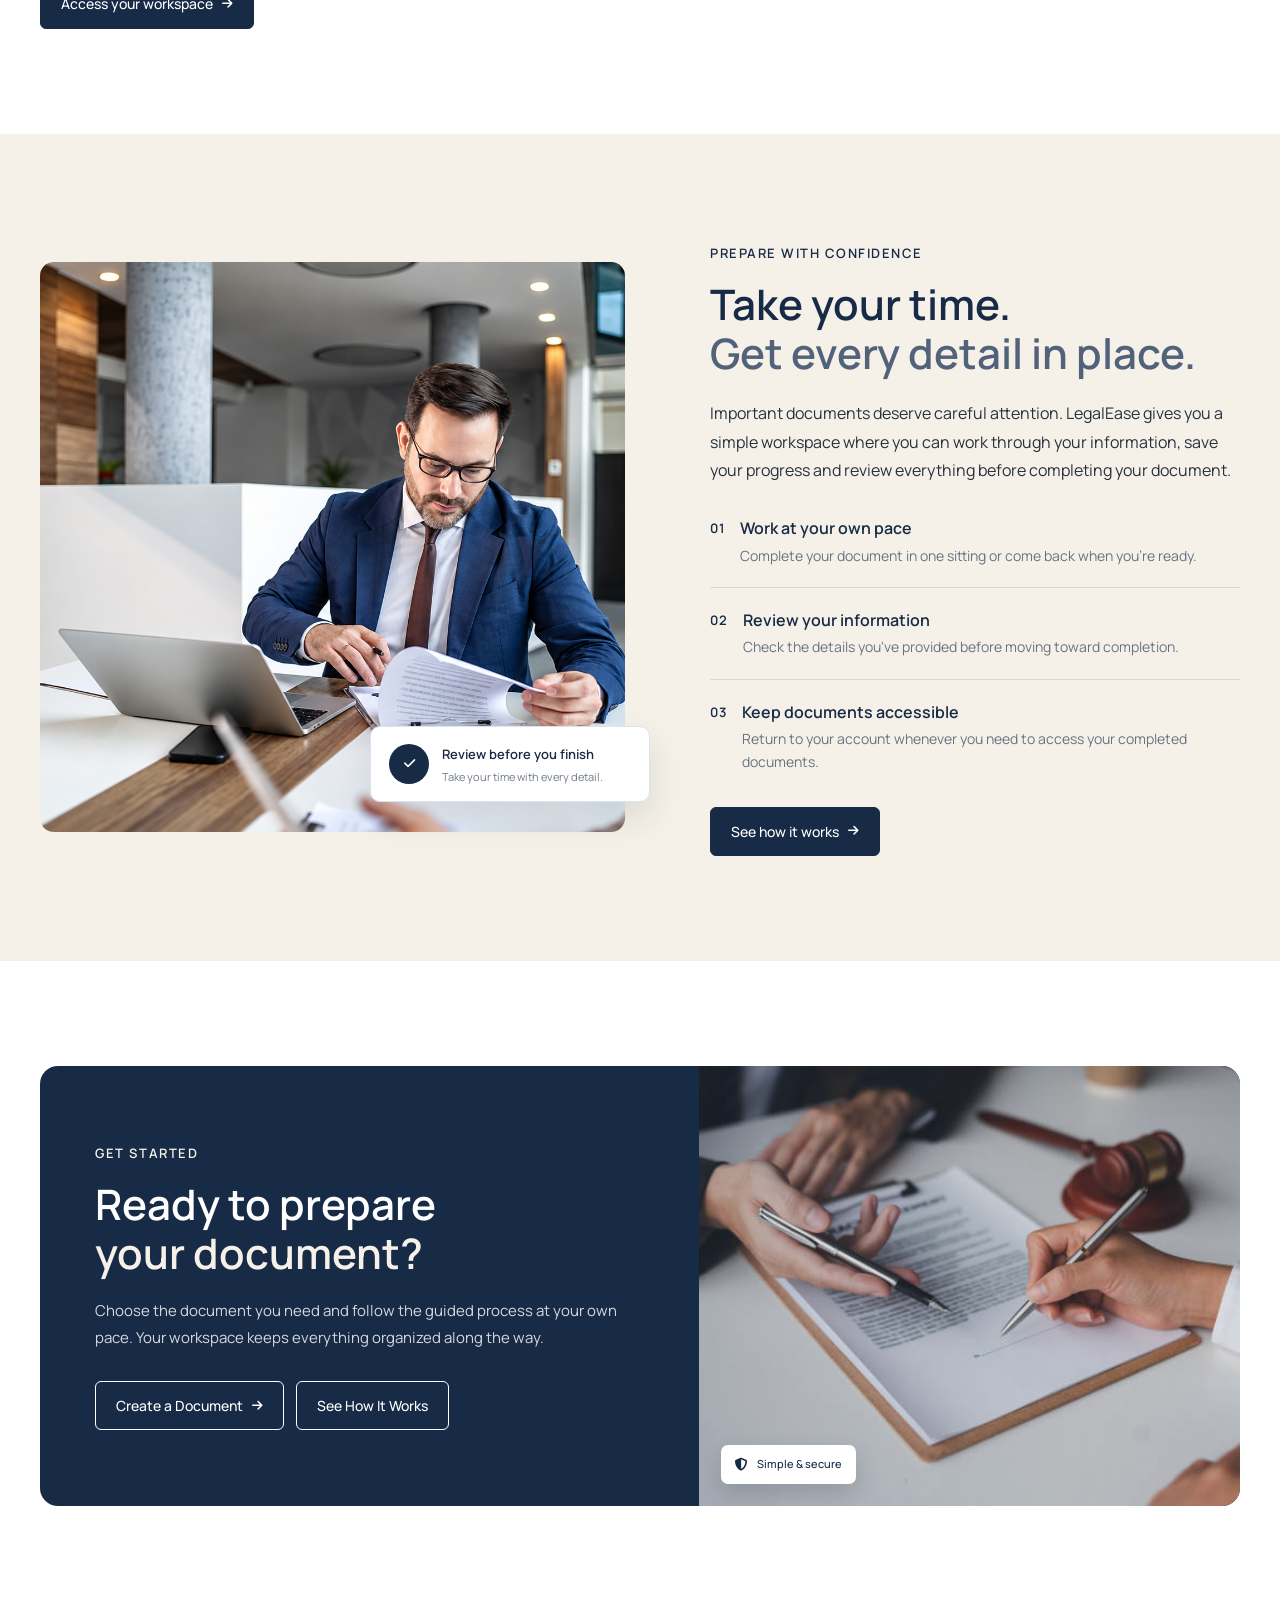
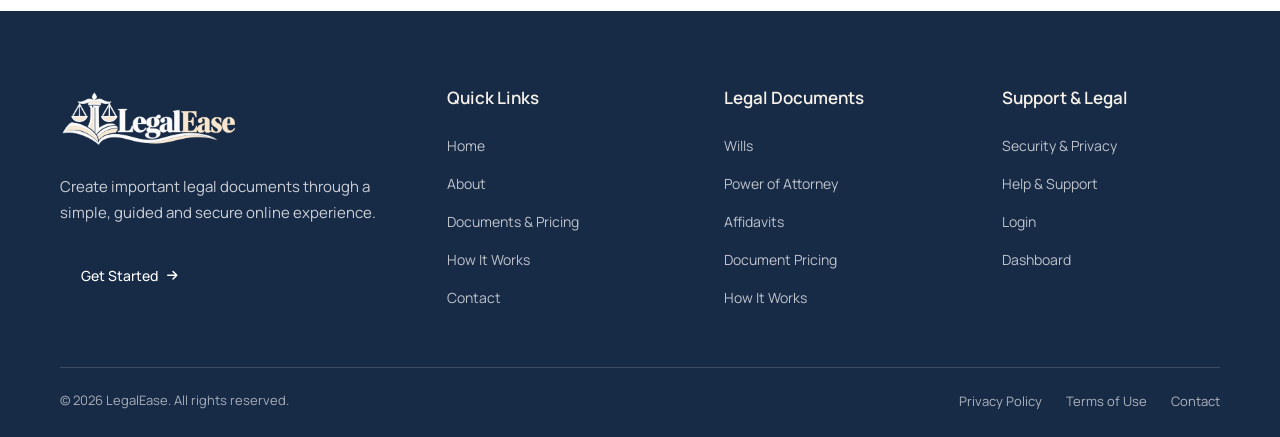
<file: home-2.html>
<!DOCTYPE html>
<html lang="en">

<head>
    <meta charset="UTF-8">

    <meta name="viewport" content="width=device-width, initial-scale=1.0">
    <link rel="icon" type="image/png" href="images/favicon.png">
    <meta name="description" content="LegalEase - Simple and secure online legal document preparation.">

    <title>LegalEase</title>

    <!-- Google Font - Manrope -->
    <link rel="preconnect" href="https://fonts.googleapis.com">
    <link rel="preconnect" href="https://fonts.gstatic.com" crossorigin>
    <link rel="stylesheet" href="https://cdnjs.cloudflare.com/ajax/libs/font-awesome/6.5.2/css/all.min.css">
    <link href="https://fonts.googleapis.com/css2?family=Manrope:wght@400;500;600&display=swap" rel="stylesheet">

    <!-- Main CSS -->
    <link rel="stylesheet" href="css/style.css">
</head>

<body class="legalease-home2-page">


    <!-- ==========================================
     LegalEase Header
     ========================================== -->

    <header class="legalease-header">

        <div class="legalease-header-container">


            <!-- ==========================================
             Logo
             ========================================== -->

            <a href="index.html" class="legalease-logo">

                <img src="images/logo.png" alt="LegalEase">

            </a>



            <!-- ==========================================
             Navigation Wrapper
             ========================================== -->

            <nav class="legalease-navigation" id="legalease-navigation" aria-label="Main Navigation">


                <!-- ==========================================
                 Main Menu
                 ========================================== -->

                <ul class="legalease-menu">


                    <!-- Home Dropdown -->
                    <li class="legalease-menu-item legalease-dropdown active">

                        <button type="button" class="legalease-menu-link legalease-dropdown-toggle">

                            <span>Home</span>

                            <i class="fa-solid fa-chevron-down"></i>

                        </button>


                        <ul class="legalease-dropdown-menu">

                            <li>
                                <a href="index.html">
                                    Home 1
                                </a>
                            </li>

                            <li>
                                <a href="home-2.html" class="active">
                                    Home 2
                                </a>
                            </li>

                        </ul>

                    </li>



                    <!-- About -->
                    <li class="legalease-menu-item">

                        <a href="about.html" class="legalease-menu-link">

                            About

                        </a>

                    </li>



                    <!-- Documents & Pricing -->
                    <li class="legalease-menu-item">

                        <a href="documents-pricing.html" class="legalease-menu-link">

                            Documents &amp; Pricing

                        </a>

                    </li>



                    <!-- How It Works -->
                    <li class="legalease-menu-item">

                        <a href="how-it-works.html" class="legalease-menu-link">

                            How It Works

                        </a>

                    </li>



                    <!-- Security & Privacy -->
                    <li class="legalease-menu-item">

                        <a href="security-privacy.html" class="legalease-menu-link">

                            Security &amp; Privacy

                        </a>

                    </li>



                    <!-- Contact -->
                    <li class="legalease-menu-item">

                        <a href="contact.html" class="legalease-menu-link">

                            Contact

                        </a>

                    </li>



                    <!-- ==========================================
                     Mobile Menu Actions
                     ========================================== -->

                    <li class="legalease-mobile-actions">


                        <!-- Dark Mode -->
                        <button type="button" class="legalease-action-btn" id="legalease-theme-toggle">

                            <span>
                                Dark Mode
                            </span>

                            <i class="fa-solid fa-moon"></i>

                        </button>



                        <!-- RTL Mode -->
                        <button type="button" class="legalease-action-btn" id="legalease-rtl-toggle">

                            <span>
                                RTL Mode
                            </span>

                            <i class="fa-solid fa-right-left"></i>

                        </button>



                        <!-- Login -->
                        <a href="login.html" class="legalease-login-btn">

                            Login

                        </a>



                        <!-- Dashboard -->
                        <a href="dashboard.html" class="legalease-dashboard-btn">

                            Dashboard

                        </a>


                    </li>

                </ul>

            </nav>



            <!-- ==========================================
             Desktop Header Actions
             ========================================== -->

            <div class="legalease-desktop-actions">


                <!-- Dark Mode -->
                <button type="button" class="legalease-header-toggle" id="legalease-theme-toggle-desktop"
                    aria-label="Toggle dark mode" title="Dark Mode">

                    <i class="fa-solid fa-moon"></i>

                </button>



                <!-- RTL Mode -->
                <button type="button" class="legalease-header-toggle" id="legalease-rtl-toggle-desktop"
                    aria-label="Toggle RTL mode" title="RTL Mode">

                    <i class="fa-solid fa-right-left"></i>

                </button>



                <!-- Login -->
                <a href="login.html" class="legalease-login-btn">

                    Login

                </a>



                <!-- Dashboard -->
                <a href="dashboard.html" class="legalease-dashboard-btn">

                    Dashboard

                </a>


            </div>



            <!-- ==========================================
             Mobile Menu Toggle
             ========================================== -->

            <button type="button" class="legalease-mobile-toggle" id="legalease-mobile-toggle" aria-label="Open menu"
                aria-expanded="false">

                <span></span>
                <span></span>
                <span></span>

            </button>


        </div>

    </header>


    <!-- ==========================================
     LegalEase Home 2 Hero
     ========================================== -->

    <section class="legalease-home2-hero">

        <div class="legalease-home2-hero-overlay"></div>

        <div class="legalease-home2-hero-container">

            <div class="legalease-home2-hero-content">

                <span class="legalease-home2-hero-label">
                    SIMPLE. SECURE. LEGAL.
                </span>

                <h1 class="legalease-home2-hero-title">
                    Legal documents,
                    <span>made easier for you.</span>
                </h1>

                <p class="legalease-home2-hero-description">
                    Prepare wills, power of attorney documents and affidavits
                    through a simple guided process. Save your progress,
                    review your information and download your completed
                    document when you're ready.
                </p>

                <div class="legalease-home2-hero-actions">

                    <a href="documents-pricing.html" class="legalease-home2-hero-primary">
                        Create a Document
                        <i class="fa-solid fa-arrow-right"></i>
                    </a>

                    <a href="how-it-works.html" class="legalease-home2-hero-secondary">
                        How It Works
                    </a>

                </div>

                <div class="legalease-home2-hero-trust">

                    <span>
                        <i class="fa-solid fa-shield-halved"></i>
                        Secure &amp; private
                    </span>

                    <span class="legalease-home2-trust-divider"></span>

                    <span>
                        <i class="fa-solid fa-floppy-disk"></i>
                        Save &amp; continue later
                    </span>

                </div>

            </div>

        </div>

    </section>

    <!-- ==========================================
     LegalEase Home 2 - Section 2
     Documents
     ========================================== -->

    <section class="legalease-home2-documents">

        <div class="legalease-home2-documents-container">

            <!-- Heading -->
            <div class="legalease-home2-documents-heading">

                <span class="legalease-home2-documents-label">
                    WHAT YOU CAN PREPARE
                </span>

                <h2 class="legalease-home2-documents-title">
                    Important documents,
                    <span>without the complicated process.</span>
                </h2>

                <p class="legalease-home2-documents-intro">
                    Choose what you need and follow a guided process designed
                    to make document preparation clear and manageable.
                </p>

            </div>


            <!-- Document Cards -->
            <div class="legalease-home2-documents-grid">

                <!-- Card 01 -->
                <div class="legalease-home2-document-card">

                    <div class="legalease-home2-document-top">

                        <div class="legalease-home2-document-icon">
                            <i class="fa-regular fa-file-lines"></i>
                        </div>

                        <span class="legalease-home2-document-number">
                            01
                        </span>

                    </div>

                    <h3>
                        Last Will &amp; Testament
                    </h3>

                    <p>
                        Organize your wishes and how your assets should
                        be handled with a clear and structured will.
                    </p>

                    <a href="documents-pricing.html">
                        Prepare a Will
                        <i class="fa-solid fa-arrow-right"></i>
                    </a>

                </div>


                <!-- Card 02 -->
                <div class="legalease-home2-document-card">

                    <div class="legalease-home2-document-top">

                        <div class="legalease-home2-document-icon">
                            <i class="fa-solid fa-signature"></i>
                        </div>

                        <span class="legalease-home2-document-number">
                            02
                        </span>

                    </div>

                    <h3>
                        Power of Attorney
                    </h3>

                    <p>
                        Prepare a document that allows you to authorize
                        someone to act on your behalf when needed.
                    </p>

                    <a href="documents-pricing.html">
                        Prepare a Power of Attorney
                        <i class="fa-solid fa-arrow-right"></i>
                    </a>

                </div>


                <!-- Card 03 -->
                <div class="legalease-home2-document-card">

                    <div class="legalease-home2-document-top">

                        <div class="legalease-home2-document-icon">
                            <i class="fa-solid fa-file-circle-check"></i>
                        </div>

                        <span class="legalease-home2-document-number">
                            03
                        </span>

                    </div>

                    <h3>
                        Affidavit
                    </h3>

                    <p>
                        Create a structured affidavit for formally declaring
                        each facts or law statements in writing.
                    </p>

                    <a href="documents-pricing.html">
                        Prepare an Affidavit
                        <i class="fa-solid fa-arrow-right"></i>
                    </a>

                </div>

            </div>

        </div>

    </section>

    <!-- ==========================================
     LegalEase Home 2 - Section 3
     Guided Preparation
     ========================================== -->

    <section class="legalease-home2-guided">

        <div class="legalease-home2-guided-container">

            <!-- Image Side -->
            <div class="legalease-home2-guided-visual">

                <div class="legalease-home2-guided-image-wrap">

                    <img src="images/legal-home2-guided.jpg" alt="Professional preparing legal documents"
                        class="legalease-home2-guided-image">

                </div>

                <!-- Floating Info Card -->
                <div class="legalease-home2-guided-card">

                    <div class="legalease-home2-guided-card-icon">
                        <i class="fa-solid fa-list-check"></i>
                    </div>

                    <div>
                        <strong>Guided step by step</strong>
                        <span>Simple questions. Clear progress.</span>
                    </div>

                </div>

            </div>


            <!-- Content Side -->
            <div class="legalease-home2-guided-content">

                <span class="legalease-home2-guided-label">
                    A CLEARER PROCESS
                </span>

                <h2 class="legalease-home2-guided-title">
                    No complicated forms.
                    <span>Just simple guided steps.</span>
                </h2>

                <p class="legalease-home2-guided-description">
                    LegalEase breaks document preparation into manageable
                    steps so you can focus on providing the information
                    that matters. You don't have to complete everything
                    in one sitting.
                </p>


                <!-- Feature 01 -->
                <div class="legalease-home2-guided-feature">

                    <div class="legalease-home2-guided-feature-number">
                        01
                    </div>

                    <div>
                        <h3>Answer simple questions</h3>
                        <p>
                            Follow clear prompts instead of working through
                            unfamiliar legal forms on your own.
                        </p>
                    </div>

                </div>


                <!-- Feature 02 -->
                <div class="legalease-home2-guided-feature">

                    <div class="legalease-home2-guided-feature-number">
                        02
                    </div>

                    <div>
                        <h3>Save your progress</h3>
                        <p>
                            Leave whenever you need and return later without
                            losing the information you've entered.
                        </p>
                    </div>

                </div>


                <!-- Feature 03 -->
                <div class="legalease-home2-guided-feature">

                    <div class="legalease-home2-guided-feature-number">
                        03
                    </div>

                    <div>
                        <h3>Review before finishing</h3>
                        <p>
                            Take a final look through your information before
                            completing and downloading your document.
                        </p>
                    </div>

                </div>


                <a href="how-it-works.html" class="legalease-home2-guided-button">
                    Explore the process
                    <i class="fa-solid fa-arrow-right"></i>
                </a>

            </div>

        </div>

    </section>

    <!-- ==========================================
     LegalEase Home 2 - Section 4
     How It Works
     ========================================== -->

    <section class="legalease-home2-process">

        <div class="legalease-home2-process-container">

            <!-- Heading -->
            <div class="legalease-home2-process-heading">

                <span class="legalease-home2-process-label">
                    HOW IT WORKS
                </span>

                <h2 class="legalease-home2-process-title">
                    From starting point
                    <span>to completed document.</span>
                </h2>

                <p class="legalease-home2-process-intro">
                    A straightforward process that lets you prepare your
                    document at your own pace.
                </p>

            </div>


            <!-- Process -->
            <div class="legalease-home2-process-flow">

                <!-- Step 01 -->
                <div class="legalease-home2-process-item">

                    <div class="legalease-home2-process-icon">
                        <i class="fa-regular fa-file-lines"></i>
                    </div>

                    <span class="legalease-home2-process-number">
                        01
                    </span>

                    <h3>
                        Choose a doc
                    </h3>

                    <p>
                        Select the legal document that matches
                        what you need.
                    </p>

                </div>


                <div class="legalease-home2-process-line"></div>


                <!-- Step 02 -->
                <div class="legalease-home2-process-item">

                    <div class="legalease-home2-process-icon">
                        <i class="fa-solid fa-list-check"></i>
                    </div>

                    <span class="legalease-home2-process-number">
                        02
                    </span>

                    <h3>
                        Answer questions
                    </h3>

                    <p>
                        Follow simple prompts and provide
                        the information.
                    </p>

                </div>


                <div class="legalease-home2-process-line"></div>


                <!-- Step 03 -->
                <div class="legalease-home2-process-item">

                    <div class="legalease-home2-process-icon">
                        <i class="fa-regular fa-floppy-disk"></i>
                    </div>

                    <span class="legalease-home2-process-number">
                        03
                    </span>

                    <h3>
                        Save &amp; review
                    </h3>

                    <p>
                        Save your progress and return later
                        whenever you're ready.
                    </p>

                </div>


                <div class="legalease-home2-process-line"></div>


                <!-- Step 04 -->
                <div class="legalease-home2-process-item">

                    <div class="legalease-home2-process-icon">
                        <i class="fa-solid fa-file-arrow-down"></i>
                    </div>

                    <span class="legalease-home2-process-number">
                        04
                    </span>

                    <h3>
                        Download
                    </h3>

                    <p>
                        Finish your document and download
                        the completed PDF.
                    </p>

                </div>

            </div>


            <!-- Bottom CTA -->
            <div class="legalease-home2-process-cta">

                <span>
                    Ready to get started?
                </span>

                <a href="documents-pricing.html">
                    Choose a Document
                    <i class="fa-solid fa-arrow-right"></i>
                </a>

            </div>

        </div>

    </section>

    <!-- ==========================================
     LegalEase Home 2 - Section 5
     Security & Privacy
     ========================================== -->

    <section class="legalease-home2-security">

        <div class="legalease-home2-security-container">

            <!-- Content -->
            <div class="legalease-home2-security-content">

                <span class="legalease-home2-security-label">
                    SECURITY &amp; PRIVACY
                </span>

                <h2 class="legalease-home2-security-title">
                    Your important documents
                    <span>deserve a private space.</span>
                </h2>

                <p class="legalease-home2-security-description">
                    LegalEase keeps your document preparation organized
                    within your account, so your drafts and completed
                    documents are easy to access when you need them.
                </p>


                <div class="legalease-home2-security-features">

                    <!-- Feature 01 -->
                    <div class="legalease-home2-security-feature">

                        <div class="legalease-home2-security-icon">
                            <i class="fa-solid fa-lock"></i>
                        </div>

                        <div>
                            <h3>Private workspace</h3>
                            <p>
                                Keep your document preparation within
                                your personal account.
                            </p>
                        </div>

                    </div>


                    <!-- Feature 02 -->
                    <div class="legalease-home2-security-feature">

                        <div class="legalease-home2-security-icon">
                            <i class="fa-solid fa-user-shield"></i>
                        </div>

                        <div>
                            <h3>Account-based access</h3>
                            <p>
                                Your drafts and completed documents stay
                                organized in one place.
                            </p>
                        </div>

                    </div>


                    <!-- Feature 03 -->
                    <div class="legalease-home2-security-feature">

                        <div class="legalease-home2-security-icon">
                            <i class="fa-solid fa-folder-open"></i>
                        </div>

                        <div>
                            <h3>Everything in one place</h3>
                            <p>
                                Find your documents, drafts and downloads
                                from your dashboard.
                            </p>
                        </div>

                    </div>

                </div>


                <a href="security-privacy.html" class="legalease-home2-security-button">
                    Learn about security
                    <i class="fa-solid fa-arrow-right"></i>
                </a>

            </div>


            <!-- Image -->
            <div class="legalease-home2-security-visual">

                <img src="images/legal-home2-security.jpg" alt="Secure legal document workspace"
                    class="legalease-home2-security-image">

                <div class="legalease-home2-security-badge">

                    <div class="legalease-home2-security-badge-icon">
                        <i class="fa-solid fa-shield-halved"></i>
                    </div>

                    <div>
                        <strong>Private workspace</strong>
                        <span>Designed around your documents</span>
                    </div>

                </div>

            </div>

        </div>

    </section>

    <!-- ==========================================
     LEGALEASE HOME 2 - WORKSPACE SECTION
     ========================================== -->

    <section class="legalease-home2-workspace">

        <div class="legalease-home2-workspace-container">

            <div class="legalease-home2-workspace-content">

                <span class="legalease-home2-workspace-label">
                    YOUR WORKSPACE
                </span>

                <h2 class="legalease-home2-workspace-title">
                    Everything you need,
                    <span>right in your dashboard.</span>
                </h2>

                <p class="legalease-home2-workspace-description">
                    Your LegalEase account gives you one simple place to
                    manage document preparation, continue unfinished drafts,
                    review completed documents and access your downloads.
                </p>

                <div class="legalease-home2-workspace-list">

                    <div class="legalease-home2-workspace-item">
                        <div class="legalease-home2-workspace-item-icon">
                            <i class="fa-solid fa-file-pen"></i>
                        </div>
                        <div>
                            <h3>Create &amp; edit documents</h3>
                            <p>
                                Start a new document and work through each
                                guided step at your own pace.
                            </p>
                        </div>
                    </div>

                    <div class="legalease-home2-workspace-item">
                        <div class="legalease-home2-workspace-item-icon">
                            <i class="fa-solid fa-clock-rotate-left"></i>
                        </div>
                        <div>
                            <h3>Continue your drafts</h3>
                            <p>
                                Return to unfinished documents without
                                starting the process again.
                            </p>
                        </div>
                    </div>

                    <div class="legalease-home2-workspace-item">
                        <div class="legalease-home2-workspace-item-icon">
                            <i class="fa-solid fa-download"></i>
                        </div>
                        <div>
                            <h3>Access your downloads</h3>
                            <p>
                                Keep completed documents available from
                                your account whenever you need them.
                            </p>
                        </div>
                    </div>

                </div>

                <a href="login.html" class="legalease-home2-workspace-button">
                    Access your workspace
                    <i class="fa-solid fa-arrow-right"></i>
                </a>

            </div>

            <div class="legalworkspace-image-area">

                <img src="images/legal-home2-workspace.jpg" alt="LegalEase workspace dashboard"
                    class="legalworkspace-preview-image">

            </div>

        </div>

    </section>

    <!-- ==========================================
     LEGALEASE HOME 2 - CONFIDENCE SECTION
     ========================================== -->

    <section class="legalease-home2-confidence">

        <div class="legalease-home2-confidence-container">

            <div class="legalease-home2-confidence-visual">

                <img src="images/legal-home2-confidence.jpg" alt="Professional reviewing legal documents"
                    class="legalease-home2-confidence-image">

                <div class="legalease-home2-confidence-note">
                    <div class="legalease-home2-confidence-note-icon">
                        <i class="fa-solid fa-check"></i>
                    </div>

                    <div>
                        <strong>Review before you finish</strong>
                        <span>Take your time with every detail.</span>
                    </div>
                </div>

            </div>


            <div class="legalease-home2-confidence-content">

                <span class="legalease-home2-confidence-label">
                    PREPARE WITH CONFIDENCE
                </span>

                <h2 class="legalease-home2-confidence-title">
                    Take your time.
                    <span>Get every detail in place.</span>
                </h2>

                <p class="legalease-home2-confidence-description">
                    Important documents deserve careful attention.
                    LegalEase gives you a simple workspace where you
                    can work through your information, save your progress
                    and review everything before completing your document.
                </p>

                <div class="legalease-home2-confidence-points">

                    <div class="legalease-home2-confidence-point">
                        <span class="legalease-home2-confidence-number">01</span>

                        <div>
                            <h3>Work at your own pace</h3>
                            <p>
                                Complete your document in one sitting or
                                come back when you're ready.
                            </p>
                        </div>
                    </div>

                    <div class="legalease-home2-confidence-point">
                        <span class="legalease-home2-confidence-number">02</span>

                        <div>
                            <h3>Review your information</h3>
                            <p>
                                Check the details you've provided before
                                moving toward completion.
                            </p>
                        </div>
                    </div>

                    <div class="legalease-home2-confidence-point">
                        <span class="legalease-home2-confidence-number">03</span>

                        <div>
                            <h3>Keep documents accessible</h3>
                            <p>
                                Return to your account whenever you need
                                to access your completed documents.
                            </p>
                        </div>
                    </div>

                </div>

                <a href="how-it-works.html" class="legalease-home2-confidence-button">
                    See how it works
                    <i class="fa-solid fa-arrow-right"></i>
                </a>

            </div>

        </div>

    </section>

    <!-- ==========================================
     LEGALEASE HOME 2 - FINAL CTA
     ========================================== -->

    <section class="legalease-home2-final-cta">

        <div class="legalease-home2-final-cta-container">

            <div class="legalease-home2-final-cta-card">

                <!-- LEFT CONTENT -->
                <div class="legalease-home2-final-cta-content">

                    <span class="legalease-home2-final-cta-label">
                        GET STARTED
                    </span>

                    <h2 class="legalease-home2-final-cta-title">
                        Ready to prepare
                        <span>your document?</span>
                    </h2>

                    <p class="legalease-home2-final-cta-description">
                        Choose the document you need and follow the
                        guided process at your own pace. Your workspace
                        keeps everything organized along the way.
                    </p>

                    <div class="legalease-home2-final-cta-actions">

                        <a href="documents-pricing.html" class="legalease-home2-final-cta-primary">
                            Create a Document
                            <i class="fa-solid fa-arrow-right"></i>
                        </a>

                        <a href="how-it-works.html" class="legalease-home2-final-cta-secondary">
                            See How It Works
                        </a>

                    </div>

                </div>


                <!-- RIGHT IMAGE -->
                <div class="legalease-home2-final-cta-visual">

                    <img src="images/legal-home2-cta.jpg" alt="Professional preparing legal documents"
                        class="legalease-home2-final-cta-image">

                    <div class="legalease-home2-final-cta-badge">
                        <i class="fa-solid fa-shield-halved"></i>
                        <span>Simple &amp; secure</span>
                    </div>

                </div>

            </div>

        </div>

    </section>

    <!-- ==========================================
     LegalEase Footer
     ========================================== -->

    <footer class="legalease-footer">

        <div class="legalease-footer-container">


            <!-- ==========================================
             Footer Main
             ========================================== -->

            <div class="legalease-footer-main">


                <!-- Brand -->
                <div class="legalease-footer-brand">

                    <a href="index.html" class="legalease-footer-logo">

                        <img src="images/logo-light.png" alt="LegalEase">

                    </a>

                    <p class="legalease-footer-description">
                        Create important legal documents through a
                        simple, guided and secure online experience.
                    </p>

                    <a href="documents-pricing.html" class="legalease-footer-cta">

                        Get Started
                        <i class="fa-solid fa-arrow-right"></i>

                    </a>

                </div>



                <!-- Quick Links -->
                <div class="legalease-footer-column">

                    <h3 class="legalease-footer-title">
                        Quick Links
                    </h3>

                    <ul class="legalease-footer-links">

                        <li>
                            <a href="index.html">
                                Home
                            </a>
                        </li>

                        <li>
                            <a href="about.html">
                                About
                            </a>
                        </li>

                        <li>
                            <a href="documents-pricing.html">
                                Documents &amp; Pricing
                            </a>
                        </li>

                        <li>
                            <a href="how-it-works.html">
                                How It Works
                            </a>
                        </li>

                        <li>
                            <a href="contact.html">
                                Contact
                            </a>
                        </li>

                    </ul>

                </div>



                <!-- Legal Documents -->
                <div class="legalease-footer-column">

                    <h3 class="legalease-footer-title">
                        Legal Documents
                    </h3>

                    <ul class="legalease-footer-links">

                        <li>
                            <a href="documents-pricing.html">
                                Wills
                            </a>
                        </li>

                        <li>
                            <a href="documents-pricing.html">
                                Power of Attorney
                            </a>
                        </li>

                        <li>
                            <a href="documents-pricing.html">
                                Affidavits
                            </a>
                        </li>

                        <li>
                            <a href="documents-pricing.html">
                                Document Pricing
                            </a>
                        </li>

                        <li>
                            <a href="how-it-works.html">
                                How It Works
                            </a>
                        </li>

                    </ul>

                </div>



                <!-- Support & Legal -->
                <div class="legalease-footer-column">

                    <h3 class="legalease-footer-title">
                        Support &amp; Legal
                    </h3>

                    <ul class="legalease-footer-links">

                        <li>
                            <a href="security-privacy.html">
                                Security &amp; Privacy
                            </a>
                        </li>

                        <li>
                            <a href="contact.html">
                                Help &amp; Support
                            </a>
                        </li>

                        <li>
                            <a href="login.html">
                                Login
                            </a>
                        </li>

                        <li>
                            <a href="dashboard.html">
                                Dashboard
                            </a>
                        </li>

                    </ul>

                </div>


            </div>



            <!-- ==========================================
             Footer Bottom
             ========================================== -->

            <div class="legalease-footer-bottom">


                <p class="legalease-copyright">
                    © 2026 LegalEase. All rights reserved.
                </p>


                <div class="legalease-footer-bottom-links">

                    <a href="security-privacy.html">
                        Privacy Policy
                    </a>

                    <a href="#">
                        Terms of Use
                    </a>

                    <a href="contact.html">
                        Contact
                    </a>

                </div>


            </div>

        </div>

    </footer>

    <!-- Scroll To Top -->
    <button type="button" class="legalease-scroll-top" id="legalease-scroll-top" aria-label="Scroll to top">
        <i class="fa-solid fa-arrow-up"></i>
    </button>

    <!-- ==========================================
     JavaScript
     ========================================== -->

    <script src="js/main.js"></script>

</body>

</html>
</file>
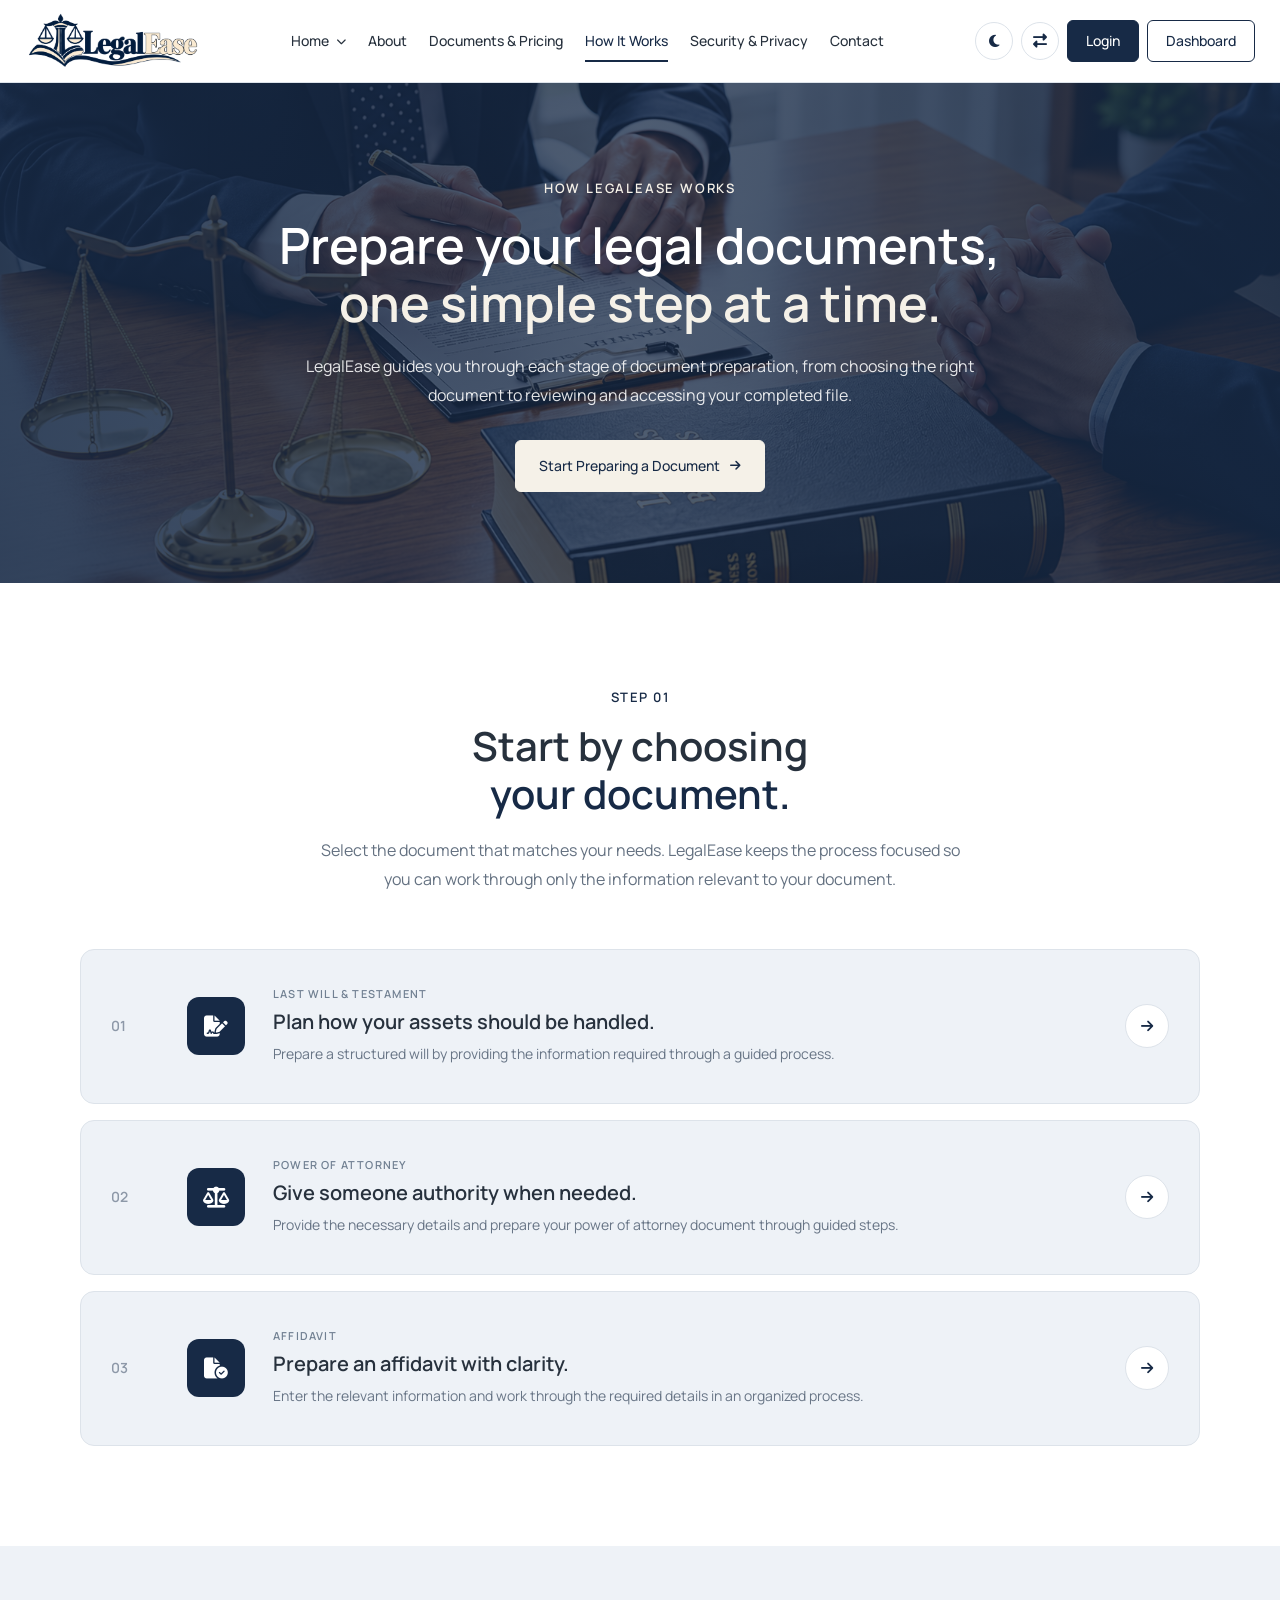
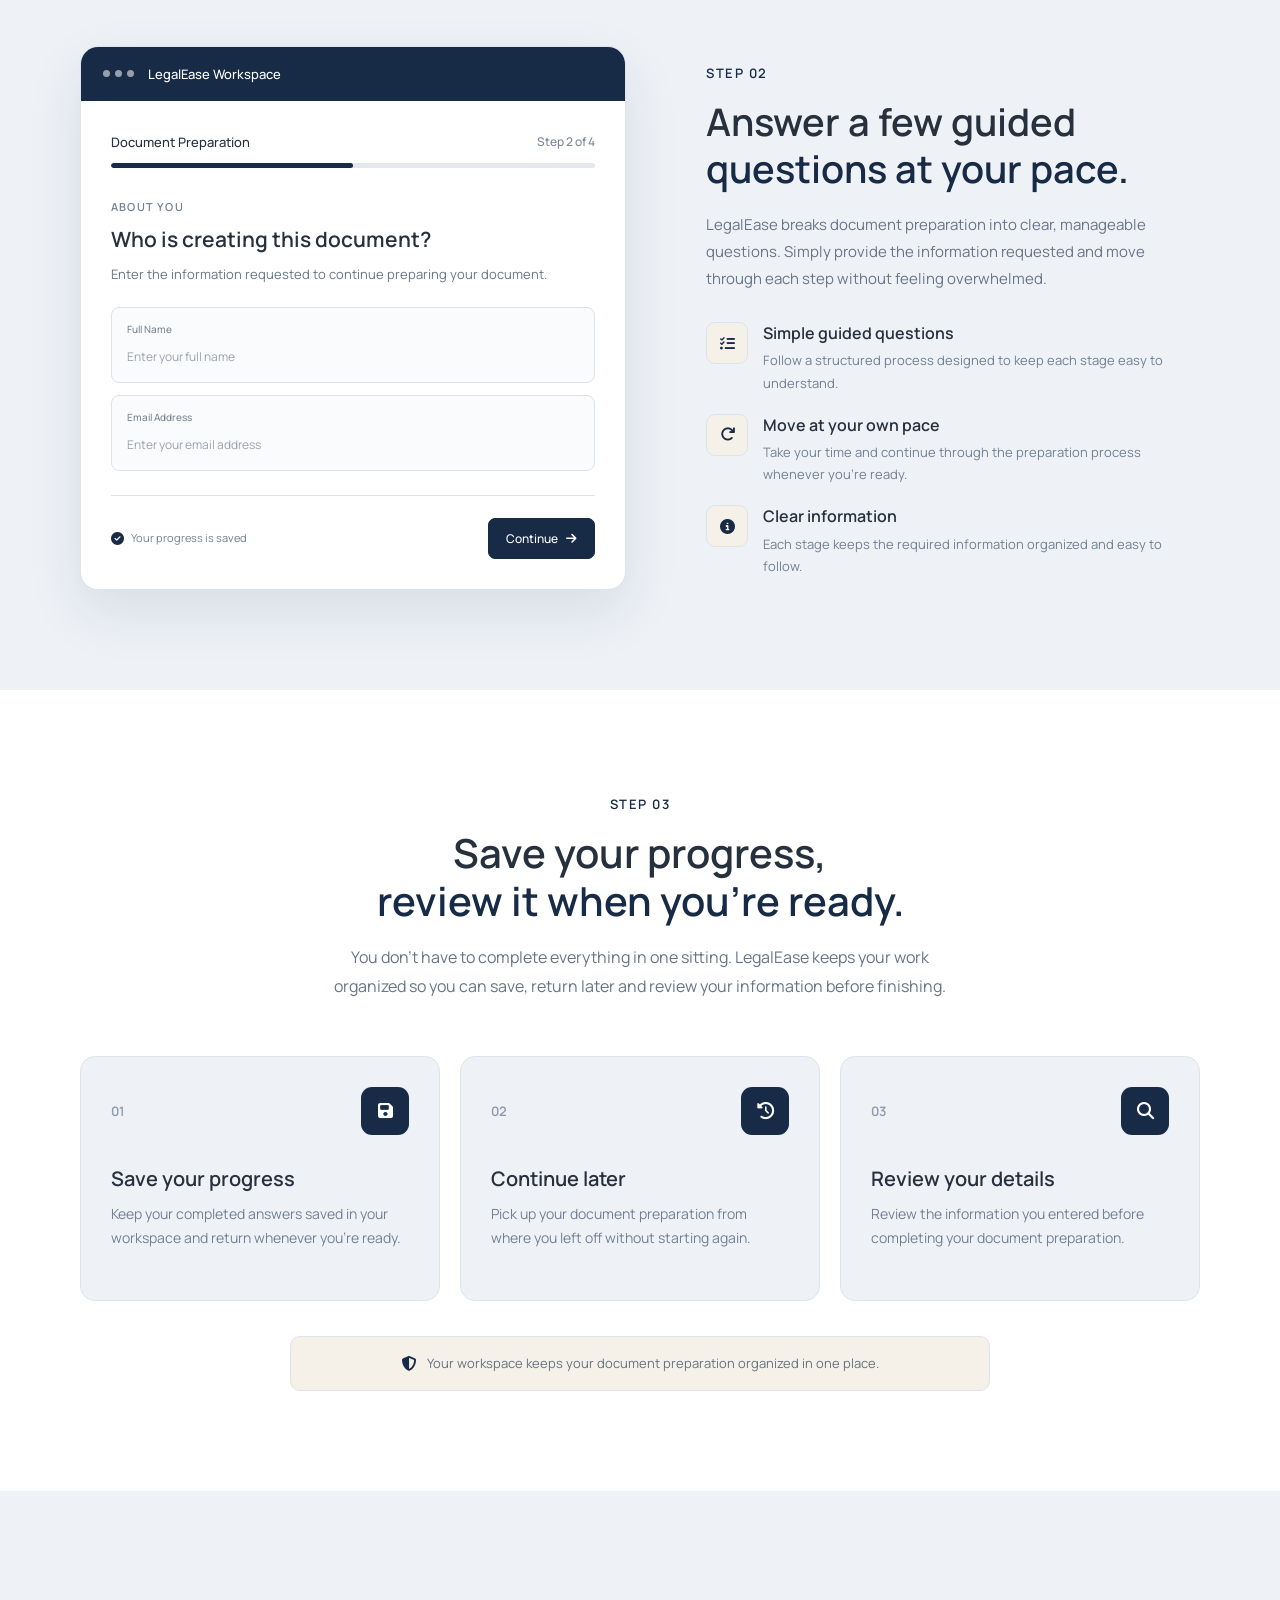
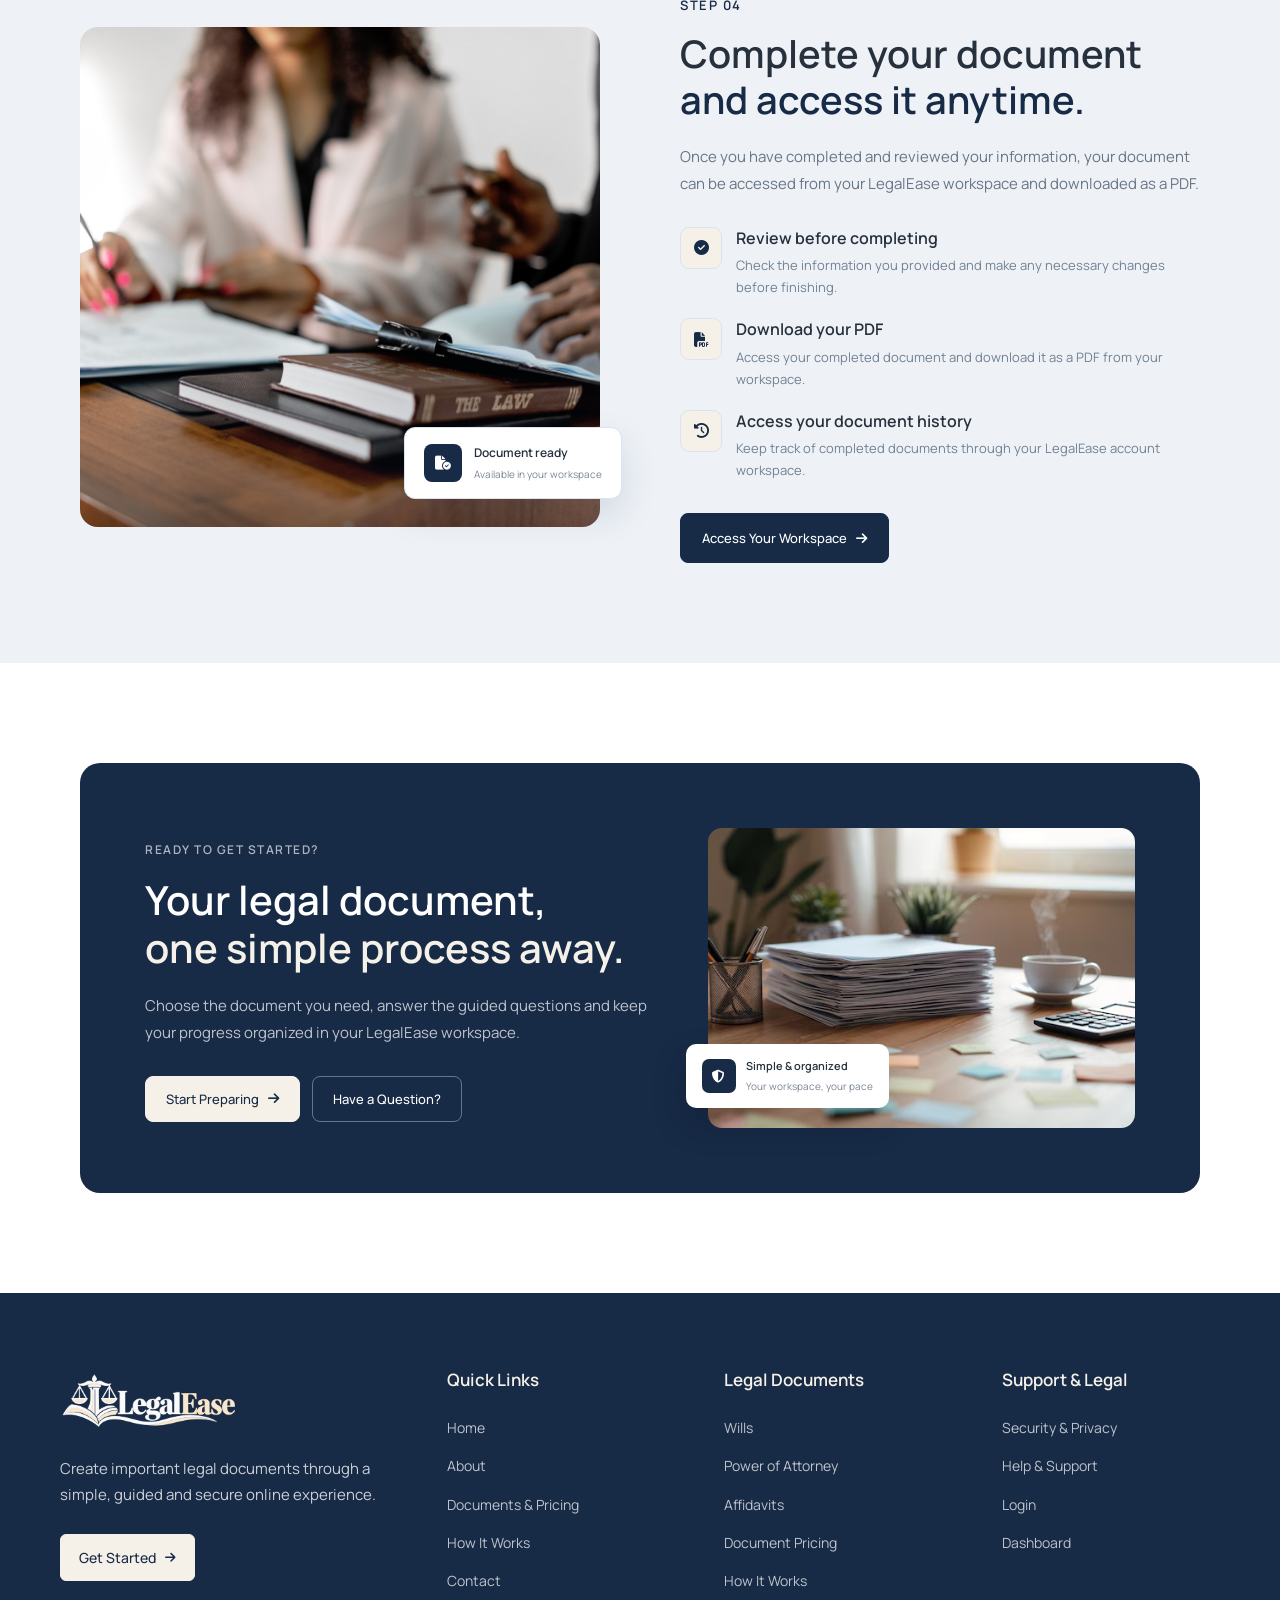
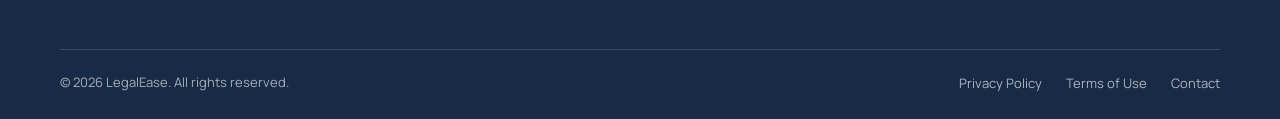
<file: how-it-works.html>
<!DOCTYPE html>
<html lang="en">

<head>
    <meta charset="UTF-8">

    <meta name="viewport" content="width=device-width, initial-scale=1.0">
    <link rel="icon" type="image/png" href="images/favicon.png">
    <meta name="description" content="LegalEase - Simple and secure online legal document preparation.">

    <title>LegalEase</title>

    <!-- Google Font - Manrope -->
    <link rel="preconnect" href="https://fonts.googleapis.com">
    <link rel="preconnect" href="https://fonts.gstatic.com" crossorigin>
    <link rel="stylesheet" href="https://cdnjs.cloudflare.com/ajax/libs/font-awesome/6.5.2/css/all.min.css">
    <link href="https://fonts.googleapis.com/css2?family=Manrope:wght@400;500;600&display=swap" rel="stylesheet">

    <!-- Main CSS -->
    <link rel="stylesheet" href="css/style.css">
</head>

<body>


    <!-- ==========================================
     LegalEase Header
     ========================================== -->

    <header class="legalease-header">

        <div class="legalease-header-container">


            <!-- ==========================================
             Logo
             ========================================== -->

            <a href="index.html" class="legalease-logo">

                <img src="images/logo.png" alt="LegalEase">

            </a>



            <!-- ==========================================
             Navigation Wrapper
             ========================================== -->

            <nav class="legalease-navigation" id="legalease-navigation" aria-label="Main Navigation">


                <!-- ==========================================
                 Main Menu
                 ========================================== -->

                <ul class="legalease-menu">


                    <!-- Home Dropdown -->
                    <li class="legalease-menu-item legalease-dropdown">

                        <button type="button" class="legalease-menu-link legalease-dropdown-toggle">

                            <span>Home</span>

                            <i class="fa-solid fa-chevron-down"></i>

                        </button>


                        <ul class="legalease-dropdown-menu">

                            <li>
                                <a href="index.html">
                                    Home 1
                                </a>
                            </li>

                            <li>
                                <a href="home-2.html">
                                    Home 2
                                </a>
                            </li>

                        </ul>

                    </li>



                    <!-- About -->
                    <li class="legalease-menu-item active">

                        <a href="about.html" class="legalease-menu-link">

                            About

                        </a>

                    </li>



                    <!-- Documents & Pricing -->
                    <li class="legalease-menu-item">

                        <a href="documents-pricing.html" class="legalease-menu-link">

                            Documents &amp; Pricing

                        </a>

                    </li>



                    <!-- How It Works -->
                    <li class="legalease-menu-item">

                        <a href="how-it-works.html" class="legalease-menu-link active">

                            How It Works

                        </a>

                    </li>



                    <!-- Security & Privacy -->
                    <li class="legalease-menu-item">

                        <a href="security-privacy.html" class="legalease-menu-link">

                            Security &amp; Privacy

                        </a>

                    </li>



                    <!-- Contact -->
                    <li class="legalease-menu-item">

                        <a href="contact.html" class="legalease-menu-link">

                            Contact

                        </a>

                    </li>



                    <!-- ==========================================
                     Mobile Menu Actions
                     ========================================== -->

                    <li class="legalease-mobile-actions">


                        <!-- Dark Mode -->
                        <button type="button" class="legalease-action-btn" id="legalease-theme-toggle">

                            <span>
                                Dark Mode
                            </span>

                            <i class="fa-solid fa-moon"></i>

                        </button>



                        <!-- RTL Mode -->
                        <button type="button" class="legalease-action-btn" id="legalease-rtl-toggle">

                            <span>
                                RTL Mode
                            </span>

                            <i class="fa-solid fa-right-left"></i>

                        </button>



                        <!-- Login -->
                        <a href="login.html" class="legalease-login-btn">

                            Login

                        </a>



                        <!-- Dashboard -->
                        <a href="dashboard.html" class="legalease-dashboard-btn">

                            Dashboard

                        </a>


                    </li>

                </ul>

            </nav>



            <!-- ==========================================
             Desktop Header Actions
             ========================================== -->

            <div class="legalease-desktop-actions">


                <!-- Dark Mode -->
                <button type="button" class="legalease-header-toggle" id="legalease-theme-toggle-desktop"
                    aria-label="Toggle dark mode" title="Dark Mode">

                    <i class="fa-solid fa-moon"></i>

                </button>



                <!-- RTL Mode -->
                <button type="button" class="legalease-header-toggle" id="legalease-rtl-toggle-desktop"
                    aria-label="Toggle RTL mode" title="RTL Mode">

                    <i class="fa-solid fa-right-left"></i>

                </button>



                <!-- Login -->
                <a href="login.html" class="legalease-login-btn">

                    Login

                </a>



                <!-- Dashboard -->
                <a href="dashboard.html" class="legalease-dashboard-btn">

                    Dashboard

                </a>


            </div>



            <!-- ==========================================
             Mobile Menu Toggle
             ========================================== -->

            <button type="button" class="legalease-mobile-toggle" id="legalease-mobile-toggle" aria-label="Open menu"
                aria-expanded="false">

                <span></span>
                <span></span>
                <span></span>

            </button>


        </div>

    </header>

    <!-- ==========================================
     LEGALEASE - COMMON INNER HERO
     ========================================== -->

    <section class="legalease-inner-hero hw-banner">

        <div class="legalease-inner-hero-overlay"></div>

        <div class="legalease-inner-hero-container">

            <div class="legalease-inner-hero-content">

                <span class="legalease-inner-hero-label">
                    HOW LEGALEASE WORKS
                </span>

                <h1 class="legalease-inner-hero-title">
                    Prepare your legal documents,
                    <span>one simple step at a time.</span>
                </h1>

                <p class="legalease-inner-hero-description">
                    LegalEase guides you through each stage of document preparation, from choosing the right document to
                    reviewing and accessing your completed file.
                </p>

                <a href="documents-pricing.html" class="legalease-inner-hero-button">
                    Start Preparing a Document
                    <i class="fa-solid fa-arrow-right"></i>
                </a>

            </div>

        </div>

    </section>

    <!-- HOW IT WORKS - SECTION 2 -->
    <section class="legalease-how-choose">
        <div class="legalease-how-choose-container">

            <div class="legalease-how-choose-heading">
                <span class="legalease-how-choose-label">
                    STEP 01
                </span>

                <h2 class="legalease-how-choose-title">
                    Start by choosing
                    <span>your document.</span>
                </h2>

                <p class="legalease-how-choose-description">
                    Select the document that matches your needs. LegalEase
                    keeps the process focused so you can work through only
                    the information relevant to your document.
                </p>
            </div>

            <div class="legalease-how-choose-list">

                <!-- Document 01 -->
                <div class="legalease-how-choose-item">

                    <div class="legalease-how-choose-number">
                        01
                    </div>

                    <div class="legalease-how-choose-icon">
                        <i class="fa-solid fa-file-signature"></i>
                    </div>

                    <div class="legalease-how-choose-content">
                        <span class="legalease-how-choose-type">
                            LAST WILL &amp; TESTAMENT
                        </span>

                        <h3>
                            Plan how your assets
                            should be handled.
                        </h3>

                        <p>
                            Prepare a structured will by providing the
                            information required through a guided process.
                        </p>
                    </div>

                    <a href="documents-pricing.html" class="legalease-how-choose-link"
                        aria-label="Explore Last Will and Testament">
                        <i class="fa-solid fa-arrow-right"></i>
                    </a>

                </div>


                <!-- Document 02 -->
                <div class="legalease-how-choose-item">

                    <div class="legalease-how-choose-number">
                        02
                    </div>

                    <div class="legalease-how-choose-icon">
                        <i class="fa-solid fa-scale-balanced"></i>
                    </div>

                    <div class="legalease-how-choose-content">
                        <span class="legalease-how-choose-type">
                            POWER OF ATTORNEY
                        </span>

                        <h3>
                            Give someone authority
                            when needed.
                        </h3>

                        <p>
                            Provide the necessary details and prepare your
                            power of attorney document through guided steps.
                        </p>
                    </div>

                    <a href="documents-pricing.html" class="legalease-how-choose-link"
                        aria-label="Explore Power of Attorney">
                        <i class="fa-solid fa-arrow-right"></i>
                    </a>

                </div>


                <!-- Document 03 -->
                <div class="legalease-how-choose-item">

                    <div class="legalease-how-choose-number">
                        03
                    </div>

                    <div class="legalease-how-choose-icon">
                        <i class="fa-solid fa-file-circle-check"></i>
                    </div>

                    <div class="legalease-how-choose-content">
                        <span class="legalease-how-choose-type">
                            AFFIDAVIT
                        </span>

                        <h3>
                            Prepare an affidavit
                            with clarity.
                        </h3>

                        <p>
                            Enter the relevant information and work through
                            the required details in an organized process.
                        </p>
                    </div>

                    <a href="documents-pricing.html" class="legalease-how-choose-link" aria-label="Explore Affidavit">
                        <i class="fa-solid fa-arrow-right"></i>
                    </a>

                </div>

            </div>

        </div>
    </section>

    <!-- HOW IT WORKS - SECTION 3 -->
    <section class="legalease-how-guided">
        <div class="legalease-how-guided-container">

            <div class="legalease-how-guided-visual">

                <div class="legalease-how-guided-window">

                    <div class="legalease-how-guided-window-top">
                        <div class="legalease-how-guided-dots">
                            <span></span>
                            <span></span>
                            <span></span>
                        </div>

                        <span>LegalEase Workspace</span>
                    </div>

                    <div class="legalease-how-guided-window-body">

                        <div class="legalease-how-guided-progress">
                            <div class="legalease-how-guided-progress-top">
                                <span>Document Preparation</span>
                                <strong>Step 2 of 4</strong>
                            </div>

                            <div class="legalease-how-guided-progress-line">
                                <span></span>
                            </div>
                        </div>

                        <div class="legalease-how-guided-question">
                            <span>ABOUT YOU</span>

                            <h3>
                                Who is creating this document?
                            </h3>

                            <p>
                                Enter the information requested to
                                continue preparing your document.
                            </p>

                            <div class="legalease-how-guided-input">
                                <span>Full Name</span>
                                <strong>Enter your full name</strong>
                            </div>

                            <div class="legalease-how-guided-input">
                                <span>Email Address</span>
                                <strong>Enter your email address</strong>
                            </div>
                        </div>

                        <div class="legalease-how-guided-action">
                            <span>
                                <i class="fa-solid fa-circle-check"></i>
                                Your progress is saved
                            </span>

                            <button type="button">
                                Continue
                                <i class="fa-solid fa-arrow-right"></i>
                            </button>
                        </div>

                    </div>
                </div>

            </div>


            <div class="legalease-how-guided-content">

                <span class="legalease-how-guided-label">
                    STEP 02
                </span>

                <h2 class="legalease-how-guided-title">
                    Answer a few guided
                    <span>questions at your pace.</span>
                </h2>

                <p class="legalease-how-guided-description">
                    LegalEase breaks document preparation into clear,
                    manageable questions. Simply provide the information
                    requested and move through each step without feeling
                    overwhelmed.
                </p>

                <div class="legalease-how-guided-points">

                    <div class="legalease-how-guided-point">
                        <div class="legalease-how-guided-point-icon">
                            <i class="fa-solid fa-list-check"></i>
                        </div>

                        <div>
                            <h3>Simple guided questions</h3>
                            <p>
                                Follow a structured process designed to
                                keep each stage easy to understand.
                            </p>
                        </div>
                    </div>


                    <div class="legalease-how-guided-point">
                        <div class="legalease-how-guided-point-icon">
                            <i class="fa-solid fa-arrow-rotate-right"></i>
                        </div>

                        <div>
                            <h3>Move at your own pace</h3>
                            <p>
                                Take your time and continue through the
                                preparation process whenever you're ready.
                            </p>
                        </div>
                    </div>


                    <div class="legalease-how-guided-point">
                        <div class="legalease-how-guided-point-icon">
                            <i class="fa-solid fa-circle-info"></i>
                        </div>

                        <div>
                            <h3>Clear information</h3>
                            <p>
                                Each stage keeps the required information
                                organized and easy to follow.
                            </p>
                        </div>
                    </div>

                </div>

            </div>

        </div>
    </section>

    <!-- HOW IT WORKS - SECTION 4 -->
    <section class="legalease-how-save">
        <div class="legalease-how-save-container">

            <div class="legalease-how-save-heading">
                <span class="legalease-how-save-label">
                    STEP 03
                </span>

                <h2 class="legalease-how-save-title">
                    Save your progress,
                    <span>review it when you're ready.</span>
                </h2>

                <p class="legalease-how-save-description">
                    You don't have to complete everything in one sitting.
                    LegalEase keeps your work organized so you can save,
                    return later and review your information before finishing.
                </p>
            </div>


            <div class="legalease-how-save-grid">

                <!-- Card 01 -->
                <div class="legalease-how-save-card">

                    <div class="legalease-how-save-card-top">
                        <span>01</span>

                        <div class="legalease-how-save-icon">
                            <i class="fa-solid fa-floppy-disk"></i>
                        </div>
                    </div>

                    <h3>
                        Save your progress
                    </h3>

                    <p>
                        Keep your completed answers saved in your
                        workspace and return whenever you're ready.
                    </p>

                </div>


                <!-- Card 02 -->
                <div class="legalease-how-save-card">

                    <div class="legalease-how-save-card-top">
                        <span>02</span>

                        <div class="legalease-how-save-icon">
                            <i class="fa-solid fa-clock-rotate-left"></i>
                        </div>
                    </div>

                    <h3>
                        Continue later
                    </h3>

                    <p>
                        Pick up your document preparation from where
                        you left off without starting again.
                    </p>

                </div>


                <!-- Card 03 -->
                <div class="legalease-how-save-card">

                    <div class="legalease-how-save-card-top">
                        <span>03</span>

                        <div class="legalease-how-save-icon">
                            <i class="fa-solid fa-magnifying-glass"></i>
                        </div>
                    </div>

                    <h3>
                        Review your details
                    </h3>

                    <p>
                        Review the information you entered before
                        completing your document preparation.
                    </p>

                </div>

            </div>


            <div class="legalease-how-save-note">
                <i class="fa-solid fa-shield-halved"></i>

                <p>
                    Your workspace keeps your document preparation
                    organized in one place.
                </p>
            </div>

        </div>
    </section>


    <!-- HOW IT WORKS - SECTION 5 -->
    <section class="legalease-how-download">
        <div class="legalease-how-download-container">

            <div class="legalease-how-download-visual">

                <div class="legalease-how-download-image-wrap">
                    <img src="images/legal-how-download.jpg" alt="Professional reviewing a completed legal document"
                        class="legalease-how-download-image">

                    <div class="legalease-how-download-badge">
                        <i class="fa-solid fa-file-circle-check"></i>

                        <div>
                            <strong>Document ready</strong>
                            <span>Available in your workspace</span>
                        </div>
                    </div>
                </div>

            </div>


            <div class="legalease-how-download-content">

                <span class="legalease-how-download-label">
                    STEP 04
                </span>

                <h2 class="legalease-how-download-title">
                    Complete your document
                    <span>and access it anytime.</span>
                </h2>

                <p class="legalease-how-download-description">
                    Once you have completed and reviewed your information,
                    your document can be accessed from your LegalEase
                    workspace and downloaded as a PDF.
                </p>

                <div class="legalease-how-download-points">

                    <div class="legalease-how-download-point">
                        <div class="legalease-how-download-icon">
                            <i class="fa-solid fa-circle-check"></i>
                        </div>

                        <div>
                            <h3>Review before completing</h3>
                            <p>
                                Check the information you provided and
                                make any necessary changes before finishing.
                            </p>
                        </div>
                    </div>

                    <div class="legalease-how-download-point">
                        <div class="legalease-how-download-icon">
                            <i class="fa-solid fa-file-pdf"></i>
                        </div>

                        <div>
                            <h3>Download your PDF</h3>
                            <p>
                                Access your completed document and
                                download it as a PDF from your workspace.
                            </p>
                        </div>
                    </div>

                    <div class="legalease-how-download-point">
                        <div class="legalease-how-download-icon">
                            <i class="fa-solid fa-clock-rotate-left"></i>
                        </div>

                        <div>
                            <h3>Access your document history</h3>
                            <p>
                                Keep track of completed documents through
                                your LegalEase account workspace.
                            </p>
                        </div>
                    </div>

                </div>

                <a href="login.html" class="legalease-how-download-button">
                    Access Your Workspace
                    <i class="fa-solid fa-arrow-right"></i>
                </a>

            </div>

        </div>
    </section>

    <!-- HOW IT WORKS - SECTION 6 -->
    <section class="legalease-how-final">
        <div class="legalease-how-final-container">

            <div class="legalease-how-final-card">

                <div class="legalease-how-final-content">

                    <span class="legalease-how-final-label">
                        READY TO GET STARTED?
                    </span>

                    <h2 class="legalease-how-final-title">
                        Your legal document,
                        <span>one simple process away.</span>
                    </h2>

                    <p class="legalease-how-final-description">
                        Choose the document you need, answer the guided
                        questions and keep your progress organized in your
                        LegalEase workspace.
                    </p>

                    <div class="legalease-how-final-actions">

                        <a href="documents-pricing.html" class="legalease-how-final-primary">
                            Start Preparing
                            <i class="fa-solid fa-arrow-right"></i>
                        </a>

                        <a href="contact.html" class="legalease-how-final-secondary">
                            Have a Question?
                        </a>

                    </div>

                </div>


                <div class="legalease-how-final-visual">

                    <img src="images/legal-how-final.jpg" alt="LegalEase document preparation workspace"
                        class="legalease-how-final-image">

                    <div class="legalease-how-final-badge">

                        <i class="fa-solid fa-shield-halved"></i>

                        <div>
                            <strong>Simple &amp; organized</strong>
                            <span>Your workspace, your pace</span>
                        </div>

                    </div>

                </div>

            </div>

        </div>
    </section>

    <!-- ==========================================
     LegalEase Footer
     ========================================== -->

    <footer class="legalease-footer">

        <div class="legalease-footer-container">


            <!-- ==========================================
             Footer Main
             ========================================== -->

            <div class="legalease-footer-main">


                <!-- Brand -->
                <div class="legalease-footer-brand">

                    <a href="index.html" class="legalease-footer-logo">

                        <img src="images/logo-light.png" alt="LegalEase">

                    </a>

                    <p class="legalease-footer-description">
                        Create important legal documents through a
                        simple, guided and secure online experience.
                    </p>

                    <a href="documents-pricing.html" class="legalease-footer-cta">

                        Get Started
                        <i class="fa-solid fa-arrow-right"></i>

                    </a>

                </div>



                <!-- Quick Links -->
                <div class="legalease-footer-column">

                    <h3 class="legalease-footer-title">
                        Quick Links
                    </h3>

                    <ul class="legalease-footer-links">

                        <li>
                            <a href="index.html">
                                Home
                            </a>
                        </li>

                        <li>
                            <a href="about.html">
                                About
                            </a>
                        </li>

                        <li>
                            <a href="documents-pricing.html">
                                Documents &amp; Pricing
                            </a>
                        </li>

                        <li>
                            <a href="how-it-works.html">
                                How It Works
                            </a>
                        </li>

                        <li>
                            <a href="contact.html">
                                Contact
                            </a>
                        </li>

                    </ul>

                </div>



                <!-- Legal Documents -->
                <div class="legalease-footer-column">

                    <h3 class="legalease-footer-title">
                        Legal Documents
                    </h3>

                    <ul class="legalease-footer-links">

                        <li>
                            <a href="documents-pricing.html">
                                Wills
                            </a>
                        </li>

                        <li>
                            <a href="documents-pricing.html">
                                Power of Attorney
                            </a>
                        </li>

                        <li>
                            <a href="documents-pricing.html">
                                Affidavits
                            </a>
                        </li>

                        <li>
                            <a href="documents-pricing.html">
                                Document Pricing
                            </a>
                        </li>

                        <li>
                            <a href="how-it-works.html">
                                How It Works
                            </a>
                        </li>

                    </ul>

                </div>



                <!-- Support & Legal -->
                <div class="legalease-footer-column">

                    <h3 class="legalease-footer-title">
                        Support &amp; Legal
                    </h3>

                    <ul class="legalease-footer-links">

                        <li>
                            <a href="security-privacy.html">
                                Security &amp; Privacy
                            </a>
                        </li>

                        <li>
                            <a href="contact.html">
                                Help &amp; Support
                            </a>
                        </li>

                        <li>
                            <a href="login.html">
                                Login
                            </a>
                        </li>

                        <li>
                            <a href="dashboard.html">
                                Dashboard
                            </a>
                        </li>

                    </ul>

                </div>


            </div>



            <!-- ==========================================
             Footer Bottom
             ========================================== -->

            <div class="legalease-footer-bottom">


                <p class="legalease-copyright">
                    © 2026 LegalEase. All rights reserved.
                </p>


                <div class="legalease-footer-bottom-links">

                    <a href="security-privacy.html">
                        Privacy Policy
                    </a>

                    <a href="#">
                        Terms of Use
                    </a>

                    <a href="contact.html">
                        Contact
                    </a>

                </div>


            </div>

        </div>

    </footer>

    <!-- Scroll To Top -->
    <button type="button" class="legalease-scroll-top" id="legalease-scroll-top" aria-label="Scroll to top">
        <i class="fa-solid fa-arrow-up"></i>
    </button>

    <!-- ==========================================
     JavaScript
     ========================================== -->

    <script src="js/main.js"></script>

</body>

</html>
</file>
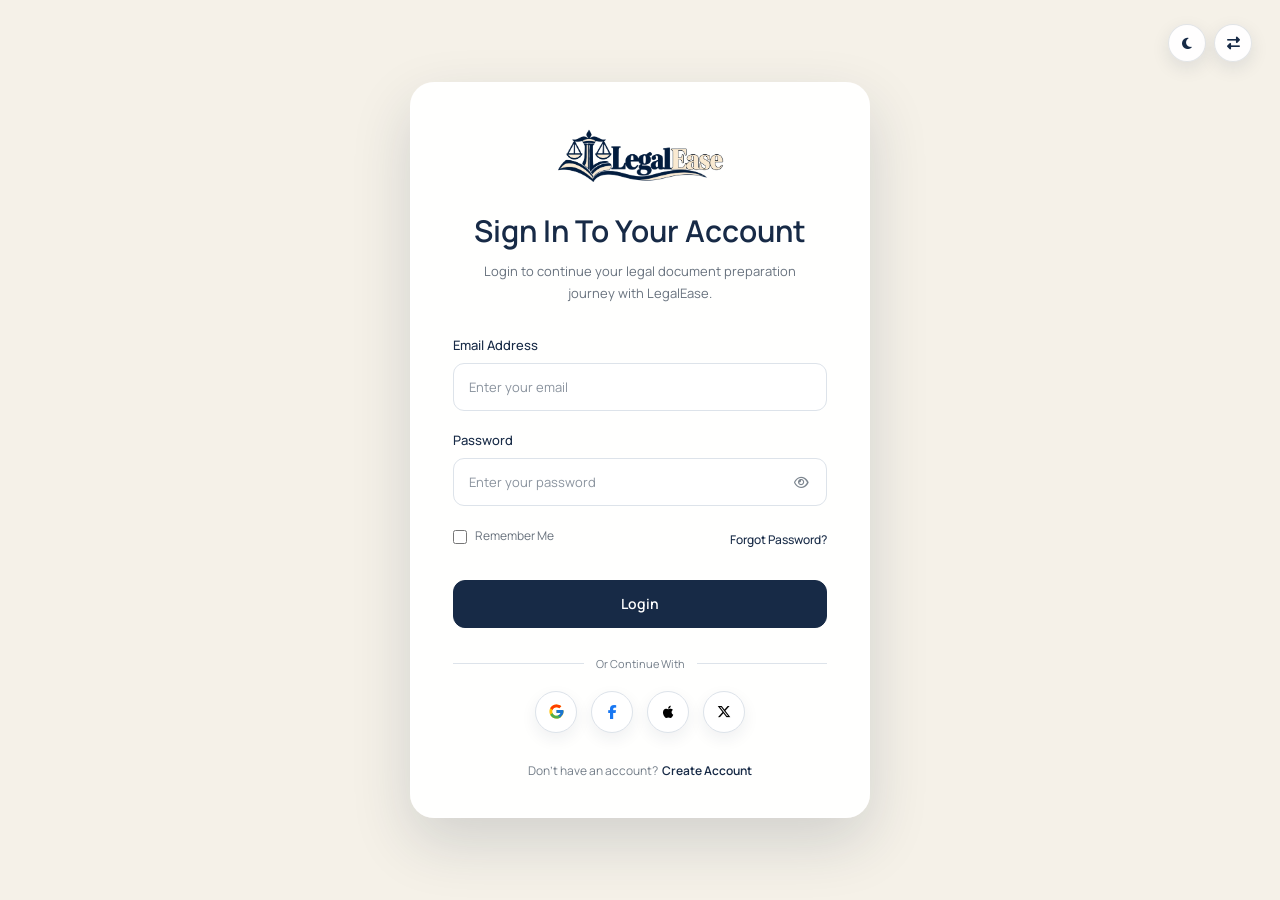
<file: login.html>
<!DOCTYPE html>
<html lang="en">

<head>
    <meta charset="UTF-8">

    <meta name="viewport" content="width=device-width, initial-scale=1.0">
    <link rel="icon" type="image/png" href="images/favicon.png">
    <meta name="description" content="LegalEase - Simple and secure online legal document preparation.">

    <title>LegalEase</title>

    <!-- Google Font - Manrope -->
    <link rel="preconnect" href="https://fonts.googleapis.com">
    <link rel="preconnect" href="https://fonts.gstatic.com" crossorigin>
    <link rel="stylesheet" href="https://cdnjs.cloudflare.com/ajax/libs/font-awesome/6.5.2/css/all.min.css">
    <link href="https://fonts.googleapis.com/css2?family=Manrope:wght@400;500;600&display=swap" rel="stylesheet">

    <!-- Main CSS -->
    <link rel="stylesheet" href="css/style.css">
</head>

<body>


    <!-- ==========================================
     LOGIN PAGE CONTROLS
========================================== -->

    <div class="legalease-login-controls">

        <!-- Dark Mode -->
        <button type="button" class="legalease-login-control" id="legalease-theme-toggle" aria-label="Toggle dark mode"
            title="Dark Mode">

            <i class="fa-solid fa-moon"></i>

        </button>

        <!-- RTL Mode -->
        <button type="button" class="legalease-login-control" id="legalease-rtl-toggle" aria-label="Toggle RTL mode"
            title="RTL Mode">

            <i class="fa-solid fa-right-left"></i>

        </button>

    </div>

    <!-- ==========================================
         LOGIN PAGE
    ========================================== -->

    <main class="legalease-login-page">

        <div class="legalease-login-card">

            <!-- Logo -->
            <div class="legalease-login-logo">
                <a href="index.html">
                    <img src="images/logo.png" alt="LegalEase">
                </a>
            </div>

            <!-- Heading -->
            <div class="legalease-login-heading">

                <h1>
                    Sign In To Your Account
                </h1>

                <p>
                    Login to continue your legal document
                    preparation journey with LegalEase.
                </p>

            </div>

            <!-- Login Form -->
            <form class="legalease-login-form">

                <!-- Email -->
                <div class="legalease-login-field">

                    <label for="legalease-login-email">
                        Email Address
                    </label>

                    <input type="email" id="legalease-login-email" name="email" placeholder="Enter your email"
                        autocomplete="email" required>

                </div>

                <!-- Password -->
                <div class="legalease-login-field">

                    <label for="legalease-login-password">
                        Password
                    </label>

                    <div class="legalease-login-password-wrap">

                        <input type="password" id="legalease-login-password" name="password"
                            placeholder="Enter your password" autocomplete="current-password" required>

                        <button type="button" class="legalease-login-password-toggle" id="legalease-password-toggle"
                            aria-label="Show password">

                            <i class="fa-regular fa-eye"></i>

                        </button>

                    </div>

                </div>

                <!-- Remember / Forgot -->
                <div class="legalease-login-options">

                    <label class="legalease-login-remember">

                        <input type="checkbox" name="remember">

                        <span>
                            Remember Me
                        </span>

                    </label>

                    <a href="#">
                        Forgot Password?
                    </a>

                </div>

                <!-- Login Button -->
                <button type="submit" class="legalease-login-button">

                    Login

                </button>

            </form>

            <!-- Divider -->
            <div class="legalease-login-divider">

                <span></span>

                <p>
                    Or Continue With
                </p>

                <span></span>

            </div>

            <!-- Social Login -->
            <div class="legalease-login-socials">

                <a href="#" class="legalease-login-social" aria-label="Continue with Google">

                    <img src="images/google-logo.svg" alt="Google">

                </a>

                <a href="#" class="legalease-login-social" aria-label="Continue with Facebook">

                    <i class="fa-brands fa-facebook-f"></i>

                </a>

                <a href="#" class="legalease-login-social" aria-label="Continue with Apple">

                    <i class="fa-brands fa-apple"></i>

                </a>

                <a href="#" class="legalease-login-social" aria-label="Continue with X">

                    <i class="fa-brands fa-x-twitter"></i>

                </a>

            </div>

            <!-- Register -->
            <div class="legalease-login-register">

                <span>
                    Don't have an account?
                </span>

                <a href="register.html">
                    Create Account
                </a>

            </div>

        </div>

    </main>

    <!-- ==========================================
     JavaScript
     ========================================== -->

    <script src="js/main.js"></script>

</body>

</html>
</file>
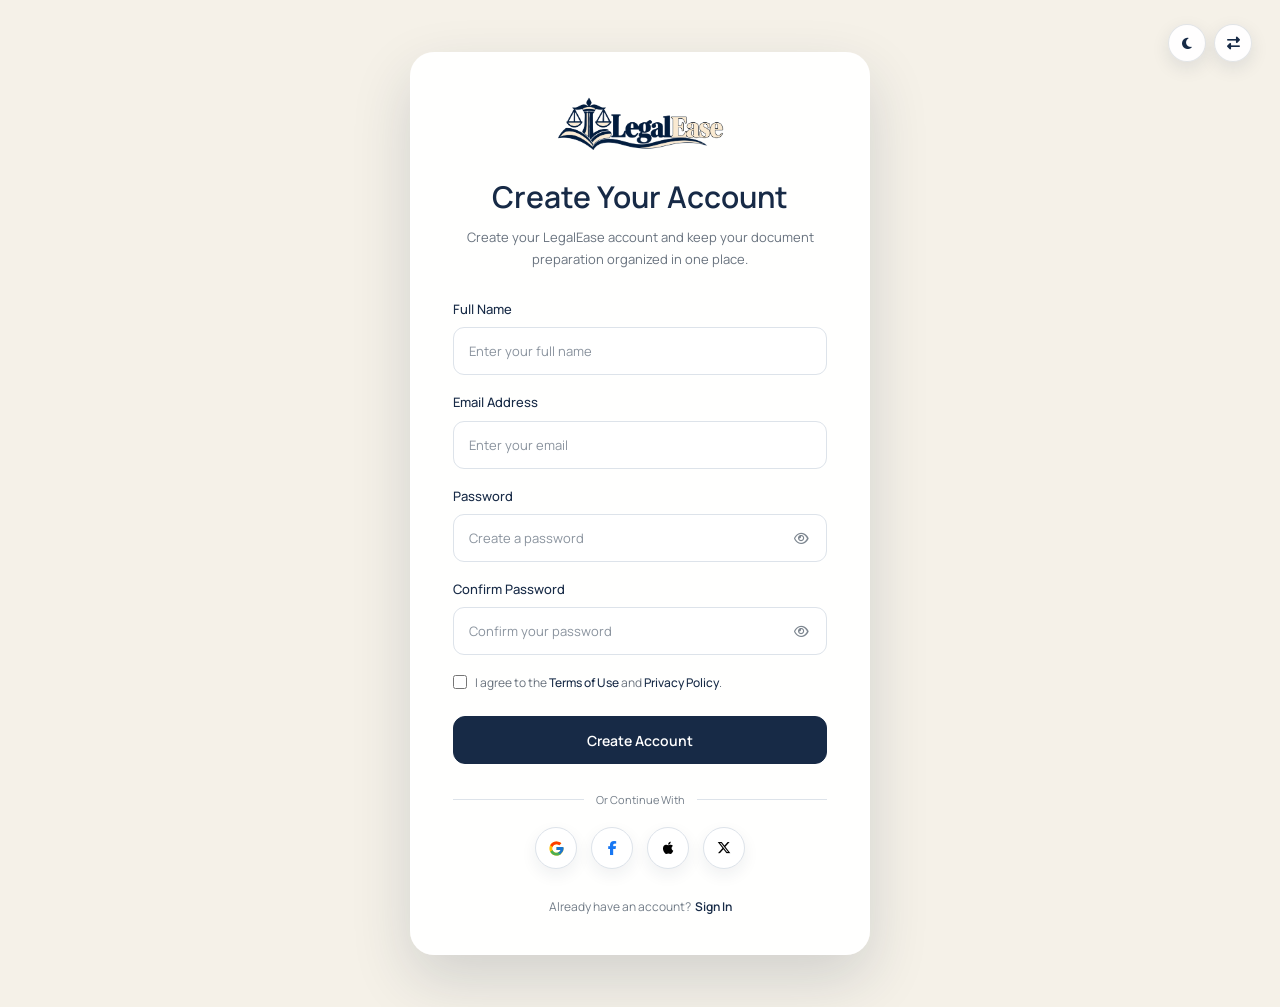
<file: register.html>
<!DOCTYPE html>
<html lang="en">

<head>
    <meta charset="UTF-8">

    <meta name="viewport" content="width=device-width, initial-scale=1.0">
    <link rel="icon" type="image/png" href="images/favicon.png">
    <meta name="description" content="LegalEase - Simple and secure online legal document preparation.">

    <title>LegalEase</title>

    <!-- Google Font - Manrope -->
    <link rel="preconnect" href="https://fonts.googleapis.com">
    <link rel="preconnect" href="https://fonts.gstatic.com" crossorigin>
    <link rel="stylesheet" href="https://cdnjs.cloudflare.com/ajax/libs/font-awesome/6.5.2/css/all.min.css">
    <link href="https://fonts.googleapis.com/css2?family=Manrope:wght@400;500;600&display=swap" rel="stylesheet">

    <!-- Main CSS -->
    <link rel="stylesheet" href="css/style.css">
</head>

<body>

    <!-- ==========================================
         REGISTER PAGE CONTROLS
    ========================================== -->

    <div class="legalease-login-controls">

        <!-- Dark Mode -->
        <button type="button" class="legalease-login-control" id="legalease-theme-toggle" aria-label="Toggle dark mode"
            title="Dark Mode">

            <i class="fa-solid fa-moon"></i>

        </button>

        <!-- RTL Mode -->
        <button type="button" class="legalease-login-control" id="legalease-rtl-toggle" aria-label="Toggle RTL mode"
            title="RTL Mode">

            <i class="fa-solid fa-right-left"></i>

        </button>

    </div>


    <!-- ==========================================
         REGISTER PAGE
    ========================================== -->

    <main class="legalease-register-page">

        <div class="legalease-register-card">

            <!-- Logo -->
            <div class="legalease-register-logo">

                <a href="index.html">

                    <img src="images/logo.png" alt="LegalEase">

                </a>

            </div>

            <!-- Heading -->
            <div class="legalease-register-heading">

                <h1>
                    Create Your Account
                </h1>

                <p>
                    Create your LegalEase account and keep your
                    document preparation organized in one place.
                </p>

            </div>


            <!-- Register Form -->
            <form class="legalease-register-form">

                <!-- Full Name -->
                <div class="legalease-register-field">

                    <label for="legalease-register-name">
                        Full Name
                    </label>

                    <input type="text" id="legalease-register-name" name="name" placeholder="Enter your full name"
                        autocomplete="name" required>

                </div>


                <!-- Email -->
                <div class="legalease-register-field">

                    <label for="legalease-register-email">
                        Email Address
                    </label>

                    <input type="email" id="legalease-register-email" name="email" placeholder="Enter your email"
                        autocomplete="email" required>

                </div>


                <!-- Password -->
                <div class="legalease-register-field">

                    <label for="legalease-register-password">
                        Password
                    </label>

                    <div class="legalease-register-password-wrap">

                        <input type="password" id="legalease-register-password" name="password"
                            placeholder="Create a password" autocomplete="new-password" required>

                        <button type="button" class="legalease-register-password-toggle"
                            id="legalease-register-password-toggle" aria-label="Show password">

                            <i class="fa-regular fa-eye"></i>

                        </button>

                    </div>

                </div>


                <!-- Confirm Password -->
                <div class="legalease-register-field">

                    <label for="legalease-register-confirm-password">
                        Confirm Password
                    </label>

                    <div class="legalease-register-password-wrap">

                        <input type="password" id="legalease-register-confirm-password" name="confirm-password"
                            placeholder="Confirm your password" autocomplete="new-password" required>

                        <button type="button" class="legalease-register-password-toggle"
                            id="legalease-register-confirm-toggle" aria-label="Show password">

                            <i class="fa-regular fa-eye"></i>

                        </button>

                    </div>

                </div>


                <!-- Terms -->
                <label class="legalease-register-terms">

                    <input type="checkbox" name="terms" required>

                    <span>
                        I agree to the
                        <a href="#">Terms of Use</a>
                        and
                        <a href="#">Privacy Policy</a>.
                    </span>

                </label>


                <!-- Create Account -->
                <button type="submit" class="legalease-register-button">

                    Create Account

                </button>

            </form>


            <!-- Divider -->
            <div class="legalease-register-divider">

                <span></span>

                <p>
                    Or Continue With
                </p>

                <span></span>

            </div>


            <!-- Social Register -->
            <div class="legalease-register-socials">

                <!-- Google -->
                <a href="#" class="legalease-register-social" aria-label="Continue with Google">

                    <img src="images/google-logo.svg" alt="Google">

                </a>


                <!-- Facebook -->
                <a href="#" class="legalease-register-social" aria-label="Continue with Facebook">

                    <i class="fa-brands fa-facebook-f"></i>

                </a>


                <!-- Apple -->
                <a href="#" class="legalease-register-social" aria-label="Continue with Apple">

                    <i class="fa-brands fa-apple"></i>

                </a>


                <!-- X -->
                <a href="#" class="legalease-register-social" aria-label="Continue with X">

                    <i class="fa-brands fa-x-twitter"></i>

                </a>

            </div>


            <!-- Login -->
            <div class="legalease-register-login">

                <span>
                    Already have an account?
                </span>

                <a href="login.html">
                    Sign In
                </a>

            </div>

        </div>

    </main>


    <!-- ==========================================
     JavaScript
     ========================================== -->

    <script src="js/main.js"></script>

</body>

</html>
</file>
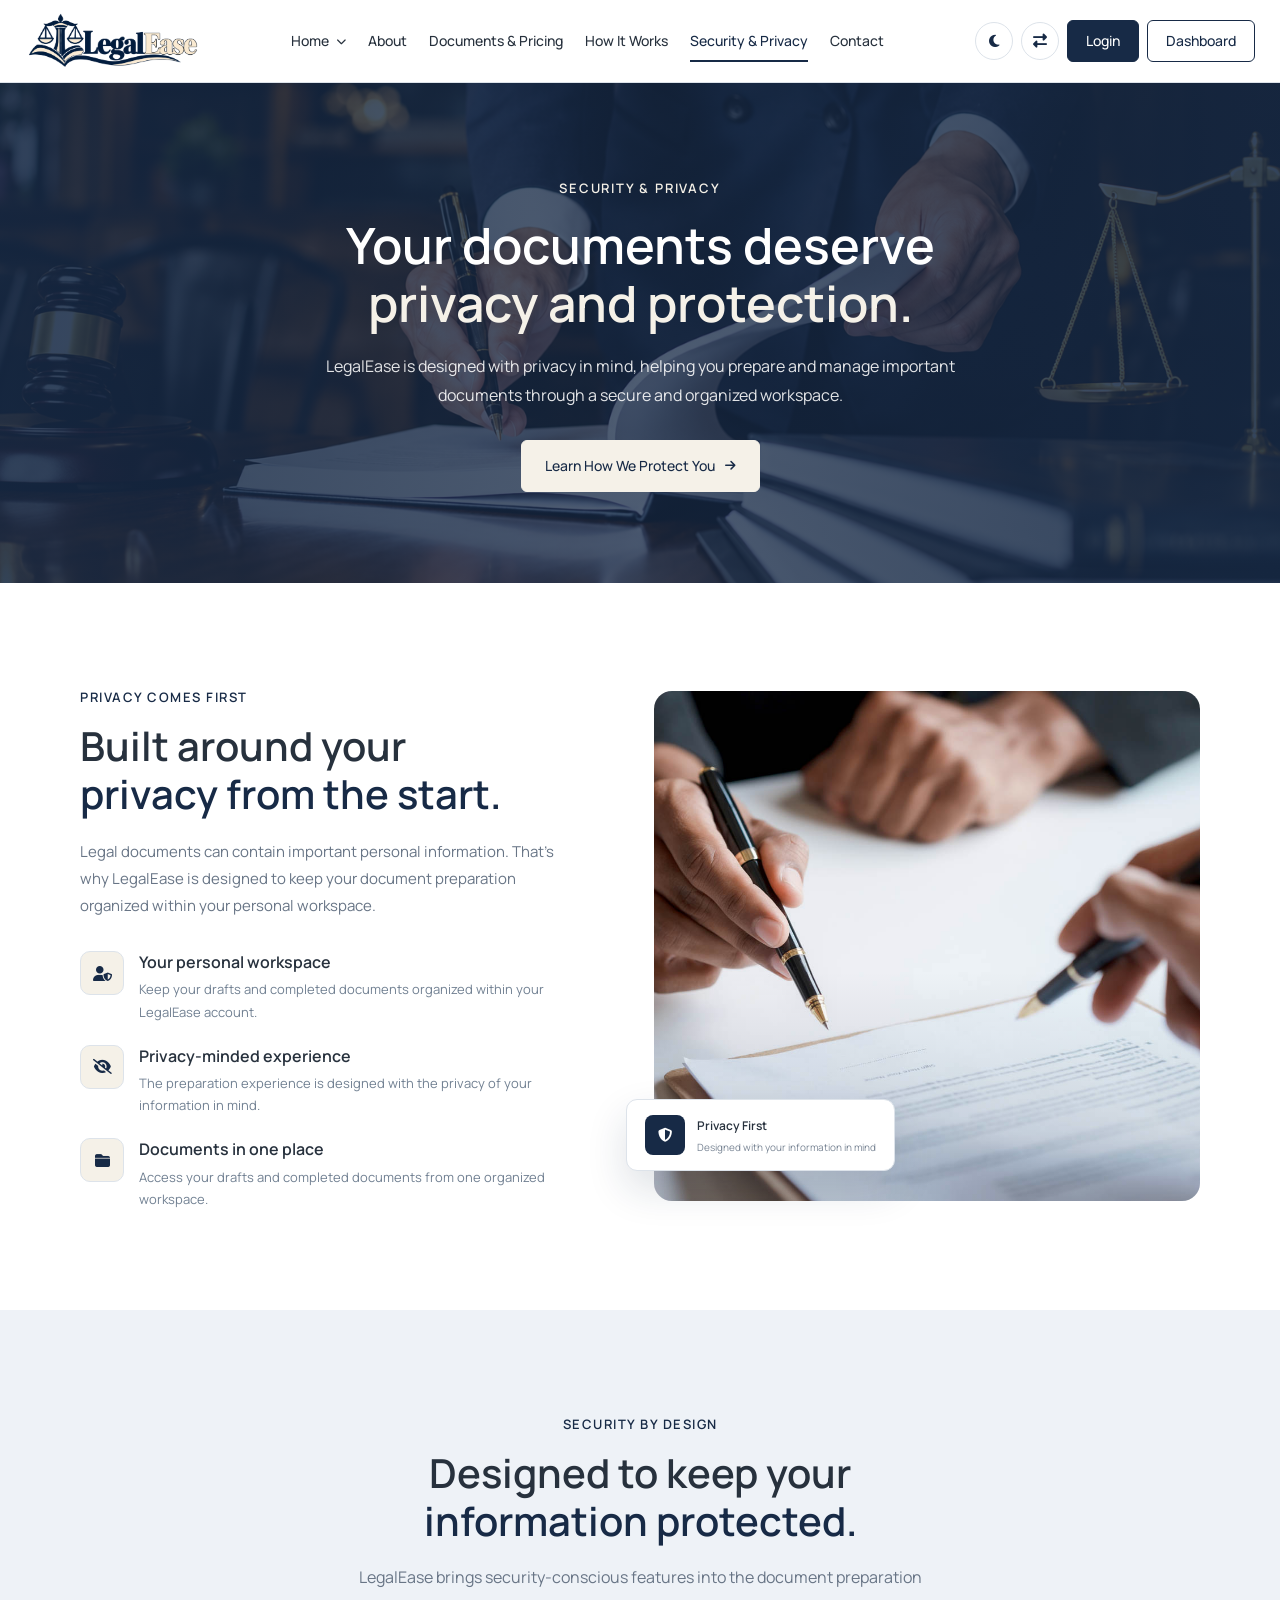
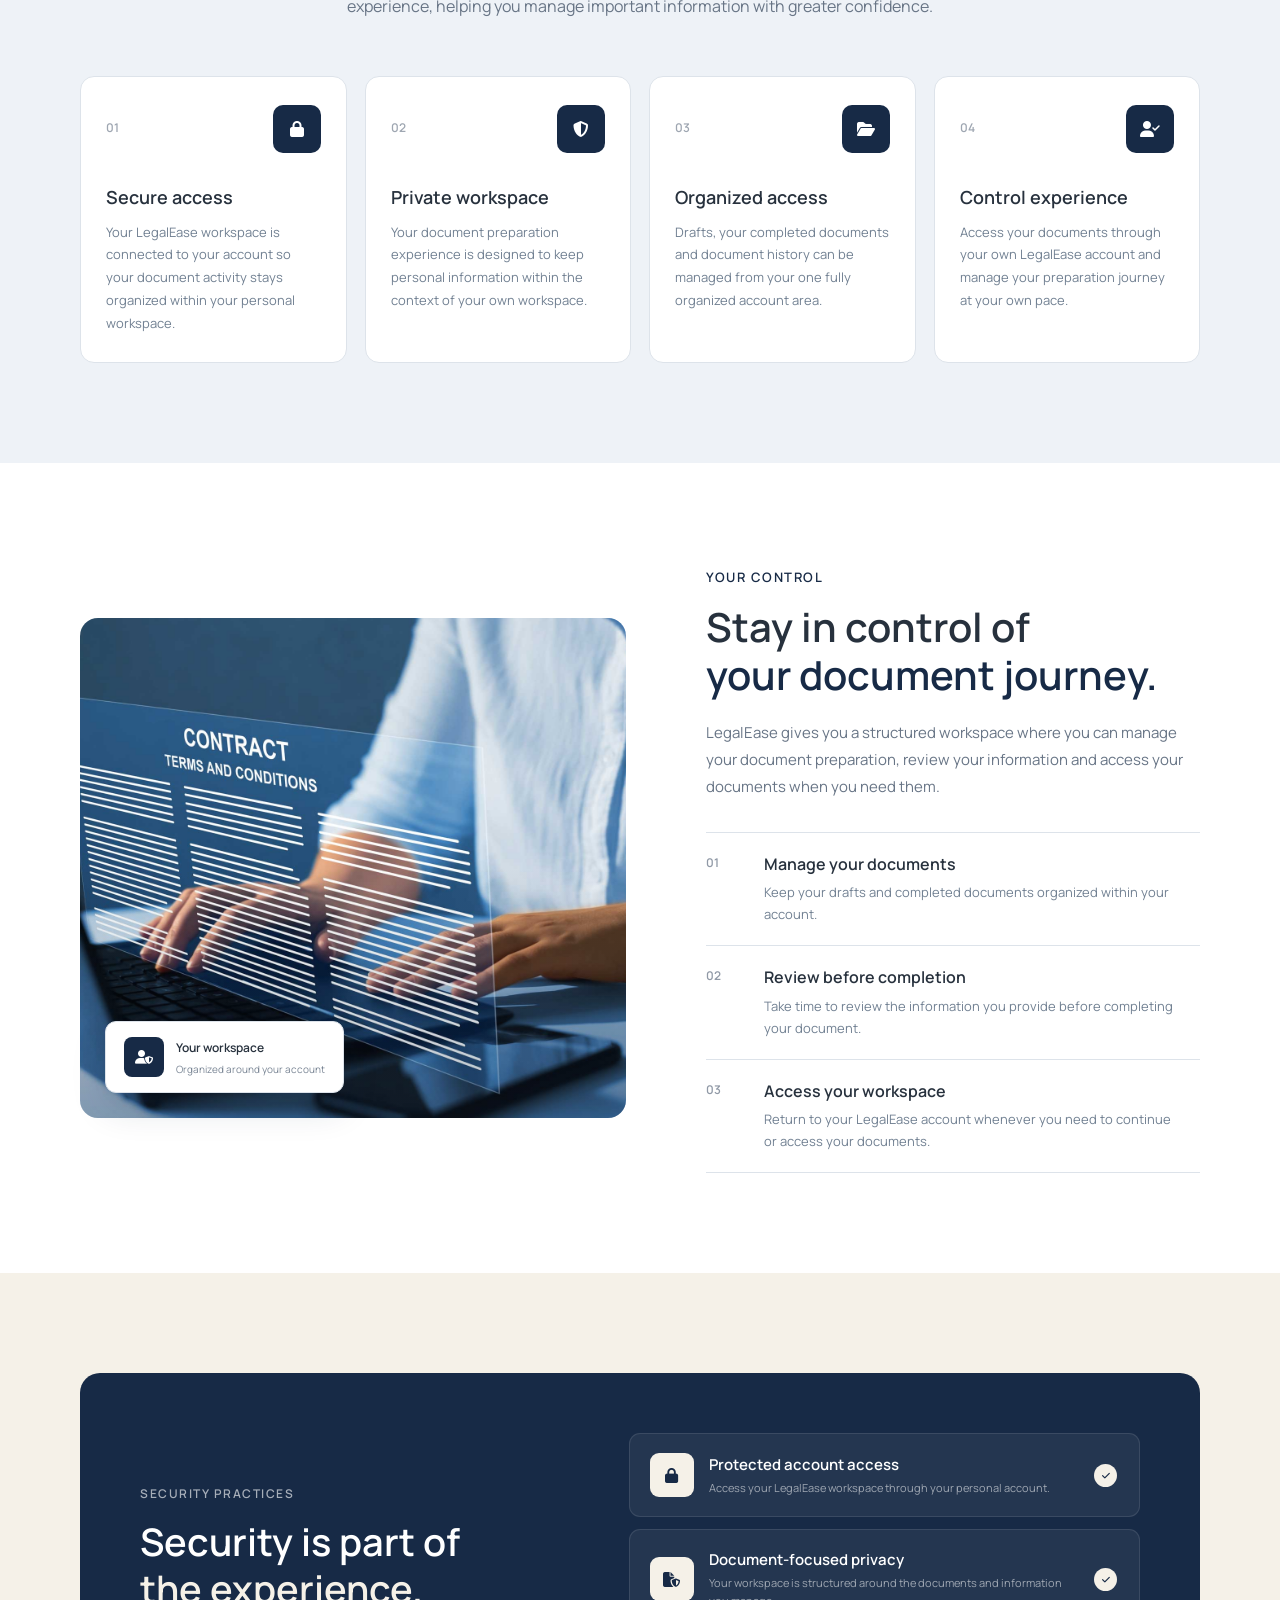
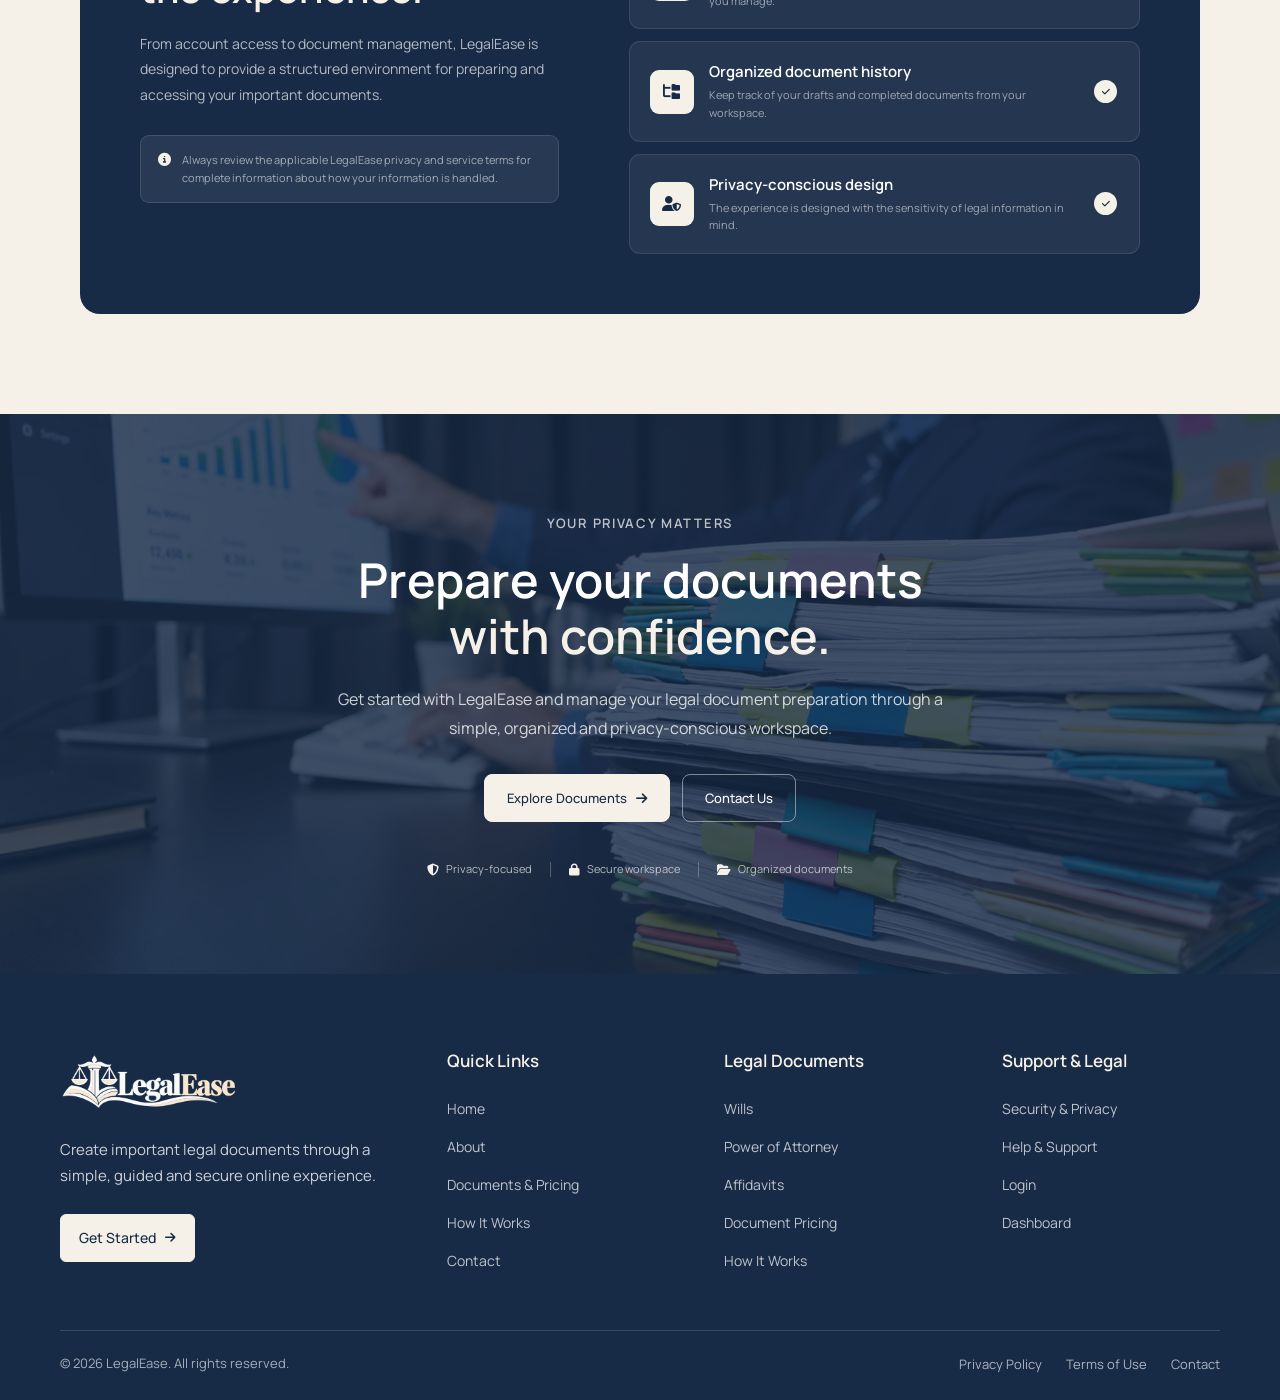
<file: security-privacy.html>
<!DOCTYPE html>
<html lang="en">

<head>
    <meta charset="UTF-8">

    <meta name="viewport" content="width=device-width, initial-scale=1.0">
    <link rel="icon" type="image/png" href="images/favicon.png">
    <meta name="description" content="LegalEase - Simple and secure online legal document preparation.">

    <title>LegalEase</title>

    <!-- Google Font - Manrope -->
    <link rel="preconnect" href="https://fonts.googleapis.com">
    <link rel="preconnect" href="https://fonts.gstatic.com" crossorigin>
    <link rel="stylesheet" href="https://cdnjs.cloudflare.com/ajax/libs/font-awesome/6.5.2/css/all.min.css">
    <link href="https://fonts.googleapis.com/css2?family=Manrope:wght@400;500;600&display=swap" rel="stylesheet">

    <!-- Main CSS -->
    <link rel="stylesheet" href="css/style.css">
</head>

<body>


    <!-- ==========================================
     LegalEase Header
     ========================================== -->

    <header class="legalease-header">

        <div class="legalease-header-container">


            <!-- ==========================================
             Logo
             ========================================== -->

            <a href="index.html" class="legalease-logo">

                <img src="images/logo.png" alt="LegalEase">

            </a>



            <!-- ==========================================
             Navigation Wrapper
             ========================================== -->

            <nav class="legalease-navigation" id="legalease-navigation" aria-label="Main Navigation">


                <!-- ==========================================
                 Main Menu
                 ========================================== -->

                <ul class="legalease-menu">


                    <!-- Home Dropdown -->
                    <li class="legalease-menu-item legalease-dropdown">

                        <button type="button" class="legalease-menu-link legalease-dropdown-toggle">

                            <span>Home</span>

                            <i class="fa-solid fa-chevron-down"></i>

                        </button>


                        <ul class="legalease-dropdown-menu">

                            <li>
                                <a href="index.html">
                                    Home 1
                                </a>
                            </li>

                            <li>
                                <a href="home-2.html">
                                    Home 2
                                </a>
                            </li>

                        </ul>

                    </li>



                    <!-- About -->
                    <li class="legalease-menu-item">

                        <a href="about.html" class="legalease-menu-link">

                            About

                        </a>

                    </li>



                    <!-- Documents & Pricing -->
                    <li class="legalease-menu-item">

                        <a href="documents-pricing.html" class="legalease-menu-link">

                            Documents &amp; Pricing

                        </a>

                    </li>



                    <!-- How It Works -->
                    <li class="legalease-menu-item">

                        <a href="how-it-works.html" class="legalease-menu-link">

                            How It Works

                        </a>

                    </li>



                    <!-- Security & Privacy -->
                    <li class="legalease-menu-item">

                        <a href="security-privacy.html" class="legalease-menu-link active">

                            Security &amp; Privacy

                        </a>

                    </li>



                    <!-- Contact -->
                    <li class="legalease-menu-item">

                        <a href="contact.html" class="legalease-menu-link">

                            Contact

                        </a>

                    </li>



                    <!-- ==========================================
                     Mobile Menu Actions
                     ========================================== -->

                    <li class="legalease-mobile-actions">


                        <!-- Dark Mode -->
                        <button type="button" class="legalease-action-btn" id="legalease-theme-toggle">

                            <span>
                                Dark Mode
                            </span>

                            <i class="fa-solid fa-moon"></i>

                        </button>



                        <!-- RTL Mode -->
                        <button type="button" class="legalease-action-btn" id="legalease-rtl-toggle">

                            <span>
                                RTL Mode
                            </span>

                            <i class="fa-solid fa-right-left"></i>

                        </button>



                        <!-- Login -->
                        <a href="login.html" class="legalease-login-btn">

                            Login

                        </a>



                        <!-- Dashboard -->
                        <a href="dashboard.html" class="legalease-dashboard-btn">

                            Dashboard

                        </a>


                    </li>

                </ul>

            </nav>



            <!-- ==========================================
             Desktop Header Actions
             ========================================== -->

            <div class="legalease-desktop-actions">


                <!-- Dark Mode -->
                <button type="button" class="legalease-header-toggle" id="legalease-theme-toggle-desktop"
                    aria-label="Toggle dark mode" title="Dark Mode">

                    <i class="fa-solid fa-moon"></i>

                </button>



                <!-- RTL Mode -->
                <button type="button" class="legalease-header-toggle" id="legalease-rtl-toggle-desktop"
                    aria-label="Toggle RTL mode" title="RTL Mode">

                    <i class="fa-solid fa-right-left"></i>

                </button>



                <!-- Login -->
                <a href="login.html" class="legalease-login-btn">

                    Login

                </a>



                <!-- Dashboard -->
                <a href="dashboard.html" class="legalease-dashboard-btn">

                    Dashboard

                </a>


            </div>



            <!-- ==========================================
             Mobile Menu Toggle
             ========================================== -->

            <button type="button" class="legalease-mobile-toggle" id="legalease-mobile-toggle" aria-label="Open menu"
                aria-expanded="false">

                <span></span>
                <span></span>
                <span></span>

            </button>


        </div>

    </header>

    <!-- ==========================================
     LEGALEASE - COMMON INNER HERO
     ========================================== -->

    <section class="legalease-inner-hero sp-banner">

        <div class="legalease-inner-hero-overlay"></div>

        <div class="legalease-inner-hero-container">

            <div class="legalease-inner-hero-content">

                <span class="legalease-inner-hero-label">
                    SECURITY & PRIVACY
                </span>

                <h1 class="legalease-inner-hero-title">
                    Your documents deserve
                    <span>privacy and protection.</span>
                </h1>

                <p class="legalease-inner-hero-description">
                    LegalEase is designed with privacy in mind, helping you prepare and manage important documents
                    through a secure and organized workspace.
                </p>

                <a href="#privacy" class="legalease-inner-hero-button">
                    Learn How We Protect You
                    <i class="fa-solid fa-arrow-right"></i>
                </a>

            </div>

        </div>

    </section>

    <!-- SECURITY & PRIVACY - SECTION 2 -->
    <section class="legalease-security-privacy" id="privacy">
        <div class="legalease-security-privacy-container">

            <!-- Content -->
            <div class="legalease-security-privacy-content">

                <span class="legalease-security-privacy-label">
                    PRIVACY COMES FIRST
                </span>

                <h2 class="legalease-security-privacy-title">
                    Built around your
                    <span>privacy from the start.</span>
                </h2>

                <p class="legalease-security-privacy-description">
                    Legal documents can contain important personal
                    information. That's why LegalEase is designed to
                    keep your document preparation organized within
                    your personal workspace.
                </p>

                <div class="legalease-security-privacy-points">

                    <div class="legalease-security-privacy-point">

                        <div class="legalease-security-privacy-point-icon">
                            <i class="fa-solid fa-user-shield"></i>
                        </div>

                        <div>
                            <h3>Your personal workspace</h3>
                            <p>
                                Keep your drafts and completed documents
                                organized within your LegalEase account.
                            </p>
                        </div>

                    </div>


                    <div class="legalease-security-privacy-point">

                        <div class="legalease-security-privacy-point-icon">
                            <i class="fa-solid fa-eye-slash"></i>
                        </div>

                        <div>
                            <h3>Privacy-minded experience</h3>
                            <p>
                                The preparation experience is designed
                                with the privacy of your information
                                in mind.
                            </p>
                        </div>

                    </div>


                    <div class="legalease-security-privacy-point">

                        <div class="legalease-security-privacy-point-icon">
                            <i class="fa-solid fa-folder-closed"></i>
                        </div>

                        <div>
                            <h3>Documents in one place</h3>
                            <p>
                                Access your drafts and completed documents
                                from one organized workspace.
                            </p>
                        </div>

                    </div>

                </div>

            </div>


            <!-- Image -->
            <div class="legalease-security-privacy-visual">

                <div class="legalease-security-privacy-image-wrap">

                    <img src="images/legal-security-privacy.jpg" alt="Secure legal document preparation"
                        class="legalease-security-privacy-image">

                    <div class="legalease-security-privacy-badge">

                        <div class="legalease-security-privacy-badge-icon">
                            <i class="fa-solid fa-shield-halved"></i>
                        </div>

                        <div>
                            <strong>Privacy First</strong>
                            <span>Designed with your information in mind</span>
                        </div>

                    </div>

                </div>

            </div>

        </div>
    </section>

    <!-- SECURITY & PRIVACY - SECTION 3 -->
    <section class="legalease-security-protection">
        <div class="legalease-security-protection-container">

            <div class="legalease-security-protection-heading">
                <span class="legalease-security-protection-label">
                    SECURITY BY DESIGN
                </span>

                <h2 class="legalease-security-protection-title">
                    Designed to keep your
                    <span>information protected.</span>
                </h2>

                <p class="legalease-security-protection-description">
                    LegalEase brings security-conscious features into
                    the document preparation experience, helping you
                    manage important information with greater confidence.
                </p>
            </div>


            <div class="legalease-security-protection-grid">

                <!-- Card 01 -->
                <div class="legalease-security-protection-card">

                    <div class="legalease-security-protection-top">
                        <span>01</span>

                        <div class="legalease-security-protection-icon">
                            <i class="fa-solid fa-lock"></i>
                        </div>
                    </div>

                    <h3>
                        Secure access
                    </h3>

                    <p>
                        Your LegalEase workspace is connected to your
                        account so your document activity stays organized
                        within your personal workspace.
                    </p>

                </div>


                <!-- Card 02 -->
                <div class="legalease-security-protection-card">

                    <div class="legalease-security-protection-top">
                        <span>02</span>

                        <div class="legalease-security-protection-icon">
                            <i class="fa-solid fa-shield-halved"></i>
                        </div>
                    </div>

                    <h3>
                        Private workspace
                    </h3>

                    <p>
                        Your document preparation experience is designed
                        to keep personal information within the context
                        of your own workspace.
                    </p>

                </div>


                <!-- Card 03 -->
                <div class="legalease-security-protection-card">

                    <div class="legalease-security-protection-top">
                        <span>03</span>

                        <div class="legalease-security-protection-icon">
                            <i class="fa-solid fa-folder-open"></i>
                        </div>
                    </div>

                    <h3>
                        Organized access
                    </h3>

                    <p>
                        Drafts, your completed documents and document history
                        can be managed from your one fully organized account area.
                    </p>

                </div>


                <!-- Card 04 -->
                <div class="legalease-security-protection-card">

                    <div class="legalease-security-protection-top">
                        <span>04</span>

                        <div class="legalease-security-protection-icon">
                            <i class="fa-solid fa-user-check"></i>
                        </div>
                    </div>

                    <h3>
                        Control experience
                    </h3>

                    <p>
                        Access your documents through your own LegalEase
                        account and manage your preparation journey at
                        your own pace.
                    </p>

                </div>

            </div>

        </div>
    </section>

    <!-- SECURITY & PRIVACY - SECTION 4 -->
    <section class="legalease-security-control">
        <div class="legalease-security-control-container">

            <!-- Image -->
            <div class="legalease-security-control-visual">

                <div class="legalease-security-control-image-wrap">

                    <img src="images/legal-security-control.jpg" alt="User managing legal documents securely"
                        class="legalease-security-control-image">

                    <div class="legalease-security-control-overlay">
                        <div class="legalease-security-control-overlay-icon">
                            <i class="fa-solid fa-user-shield"></i>
                        </div>

                        <div>
                            <strong>Your workspace</strong>
                            <span>Organized around your account</span>
                        </div>
                    </div>

                </div>

            </div>


            <!-- Content -->
            <div class="legalease-security-control-content">

                <span class="legalease-security-control-label">
                    YOUR CONTROL
                </span>

                <h2 class="legalease-security-control-title">
                    Stay in control of
                    <span>your document journey.</span>
                </h2>

                <p class="legalease-security-control-description">
                    LegalEase gives you a structured workspace where
                    you can manage your document preparation, review
                    your information and access your documents when
                    you need them.
                </p>


                <div class="legalease-security-control-list">

                    <div class="legalease-security-control-item">
                        <span class="legalease-security-control-number">
                            01
                        </span>

                        <div>
                            <h3>Manage your documents</h3>
                            <p>
                                Keep your drafts and completed documents
                                organized within your account.
                            </p>
                        </div>
                    </div>


                    <div class="legalease-security-control-item">
                        <span class="legalease-security-control-number">
                            02
                        </span>

                        <div>
                            <h3>Review before completion</h3>
                            <p>
                                Take time to review the information you
                                provide before completing your document.
                            </p>
                        </div>
                    </div>


                    <div class="legalease-security-control-item">
                        <span class="legalease-security-control-number">
                            03
                        </span>

                        <div>
                            <h3>Access your workspace</h3>
                            <p>
                                Return to your LegalEase account whenever
                                you need to continue or access your documents.
                            </p>
                        </div>
                    </div>

                </div>

            </div>

        </div>
    </section>

    <!-- SECURITY & PRIVACY - SECTION 5 -->
    <section class="legalease-security-practices">
        <div class="legalease-security-practices-container">

            <div class="legalease-security-practices-card">

                <!-- Left Content -->
                <div class="legalease-security-practices-content">

                    <span class="legalease-security-practices-label">
                        SECURITY PRACTICES
                    </span>

                    <h2 class="legalease-security-practices-title">
                        Security is part of
                        <span>the experience.</span>
                    </h2>

                    <p class="legalease-security-practices-description">
                        From account access to document management,
                        LegalEase is designed to provide a structured
                        environment for preparing and accessing your
                        important documents.
                    </p>

                    <div class="legalease-security-practices-note">
                        <i class="fa-solid fa-circle-info"></i>

                        <p>
                            Always review the applicable LegalEase
                            privacy and service terms for complete
                            information about how your information is handled.
                        </p>
                    </div>

                </div>


                <!-- Right Checklist -->
                <div class="legalease-security-practices-list">

                    <div class="legalease-security-practices-item">

                        <div class="legalease-security-practices-icon">
                            <i class="fa-solid fa-lock"></i>
                        </div>

                        <div>
                            <h3>Protected account access</h3>
                            <p>
                                Access your LegalEase workspace through
                                your personal account.
                            </p>
                        </div>

                        <span class="legalease-security-practices-check">
                            <i class="fa-solid fa-check"></i>
                        </span>

                    </div>


                    <div class="legalease-security-practices-item">

                        <div class="legalease-security-practices-icon">
                            <i class="fa-solid fa-file-shield"></i>
                        </div>

                        <div>
                            <h3>Document-focused privacy</h3>
                            <p>
                                Your workspace is structured around the
                                documents and information you manage.
                            </p>
                        </div>

                        <span class="legalease-security-practices-check">
                            <i class="fa-solid fa-check"></i>
                        </span>

                    </div>


                    <div class="legalease-security-practices-item">

                        <div class="legalease-security-practices-icon">
                            <i class="fa-solid fa-folder-tree"></i>
                        </div>

                        <div>
                            <h3>Organized document history</h3>
                            <p>
                                Keep track of your drafts and completed
                                documents from your workspace.
                            </p>
                        </div>

                        <span class="legalease-security-practices-check">
                            <i class="fa-solid fa-check"></i>
                        </span>

                    </div>


                    <div class="legalease-security-practices-item">

                        <div class="legalease-security-practices-icon">
                            <i class="fa-solid fa-user-shield"></i>
                        </div>

                        <div>
                            <h3>Privacy-conscious design</h3>
                            <p>
                                The experience is designed with the
                                sensitivity of legal information in mind.
                            </p>
                        </div>

                        <span class="legalease-security-practices-check">
                            <i class="fa-solid fa-check"></i>
                        </span>

                    </div>

                </div>

            </div>

        </div>
    </section>

    <!-- SECURITY & PRIVACY - SECTION 6 -->
    <section class="legalease-security-final">
        <div class="legalease-security-final-overlay"></div>

        <div class="legalease-security-final-container">
            <div class="legalease-security-final-content">

                <span class="legalease-security-final-label">
                    YOUR PRIVACY MATTERS
                </span>

                <h2 class="legalease-security-final-title">
                    Prepare your documents
                    <span>with confidence.</span>
                </h2>

                <p class="legalease-security-final-description">
                    Get started with LegalEase and manage your legal
                    document preparation through a simple, organized
                    and privacy-conscious workspace.
                </p>

                <div class="legalease-security-final-actions">

                    <a href="documents-pricing.html" class="legalease-security-final-primary">
                        Explore Documents
                        <i class="fa-solid fa-arrow-right"></i>
                    </a>

                    <a href="contact.html" class="legalease-security-final-secondary">
                        Contact Us
                    </a>

                </div>

                <div class="legalease-security-final-trust">

                    <span>
                        <i class="fa-solid fa-shield-halved"></i>
                        Privacy-focused
                    </span>

                    <span class="legalease-security-final-divider"></span>

                    <span>
                        <i class="fa-solid fa-lock"></i>
                        Secure workspace
                    </span>

                    <span class="legalease-security-final-divider"></span>

                    <span>
                        <i class="fa-solid fa-folder-open"></i>
                        Organized documents
                    </span>

                </div>

            </div>
        </div>
    </section>

    <!-- ==========================================
     LegalEase Footer
     ========================================== -->

    <footer class="legalease-footer">

        <div class="legalease-footer-container">


            <!-- ==========================================
             Footer Main
             ========================================== -->

            <div class="legalease-footer-main">


                <!-- Brand -->
                <div class="legalease-footer-brand">

                    <a href="index.html" class="legalease-footer-logo">

                        <img src="images/logo-light.png" alt="LegalEase">

                    </a>

                    <p class="legalease-footer-description">
                        Create important legal documents through a
                        simple, guided and secure online experience.
                    </p>

                    <a href="documents-pricing.html" class="legalease-footer-cta">

                        Get Started
                        <i class="fa-solid fa-arrow-right"></i>

                    </a>

                </div>



                <!-- Quick Links -->
                <div class="legalease-footer-column">

                    <h3 class="legalease-footer-title">
                        Quick Links
                    </h3>

                    <ul class="legalease-footer-links">

                        <li>
                            <a href="index.html">
                                Home
                            </a>
                        </li>

                        <li>
                            <a href="about.html">
                                About
                            </a>
                        </li>

                        <li>
                            <a href="documents-pricing.html">
                                Documents &amp; Pricing
                            </a>
                        </li>

                        <li>
                            <a href="how-it-works.html">
                                How It Works
                            </a>
                        </li>

                        <li>
                            <a href="contact.html">
                                Contact
                            </a>
                        </li>

                    </ul>

                </div>



                <!-- Legal Documents -->
                <div class="legalease-footer-column">

                    <h3 class="legalease-footer-title">
                        Legal Documents
                    </h3>

                    <ul class="legalease-footer-links">

                        <li>
                            <a href="documents-pricing.html">
                                Wills
                            </a>
                        </li>

                        <li>
                            <a href="documents-pricing.html">
                                Power of Attorney
                            </a>
                        </li>

                        <li>
                            <a href="documents-pricing.html">
                                Affidavits
                            </a>
                        </li>

                        <li>
                            <a href="documents-pricing.html">
                                Document Pricing
                            </a>
                        </li>

                        <li>
                            <a href="how-it-works.html">
                                How It Works
                            </a>
                        </li>

                    </ul>

                </div>



                <!-- Support & Legal -->
                <div class="legalease-footer-column">

                    <h3 class="legalease-footer-title">
                        Support &amp; Legal
                    </h3>

                    <ul class="legalease-footer-links">

                        <li>
                            <a href="security-privacy.html">
                                Security &amp; Privacy
                            </a>
                        </li>

                        <li>
                            <a href="contact.html">
                                Help &amp; Support
                            </a>
                        </li>

                        <li>
                            <a href="login.html">
                                Login
                            </a>
                        </li>

                        <li>
                            <a href="dashboard.html">
                                Dashboard
                            </a>
                        </li>

                    </ul>

                </div>


            </div>



            <!-- ==========================================
             Footer Bottom
             ========================================== -->

            <div class="legalease-footer-bottom">


                <p class="legalease-copyright">
                    © 2026 LegalEase. All rights reserved.
                </p>


                <div class="legalease-footer-bottom-links">

                    <a href="security-privacy.html">
                        Privacy Policy
                    </a>

                    <a href="#">
                        Terms of Use
                    </a>

                    <a href="contact.html">
                        Contact
                    </a>

                </div>


            </div>

        </div>

    </footer>

    <!-- Scroll To Top -->
    <button type="button" class="legalease-scroll-top" id="legalease-scroll-top" aria-label="Scroll to top">
        <i class="fa-solid fa-arrow-up"></i>
    </button>

    <!-- ==========================================
     JavaScript
     ========================================== -->

    <script src="js/main.js"></script>

</body>

</html>
</file>
